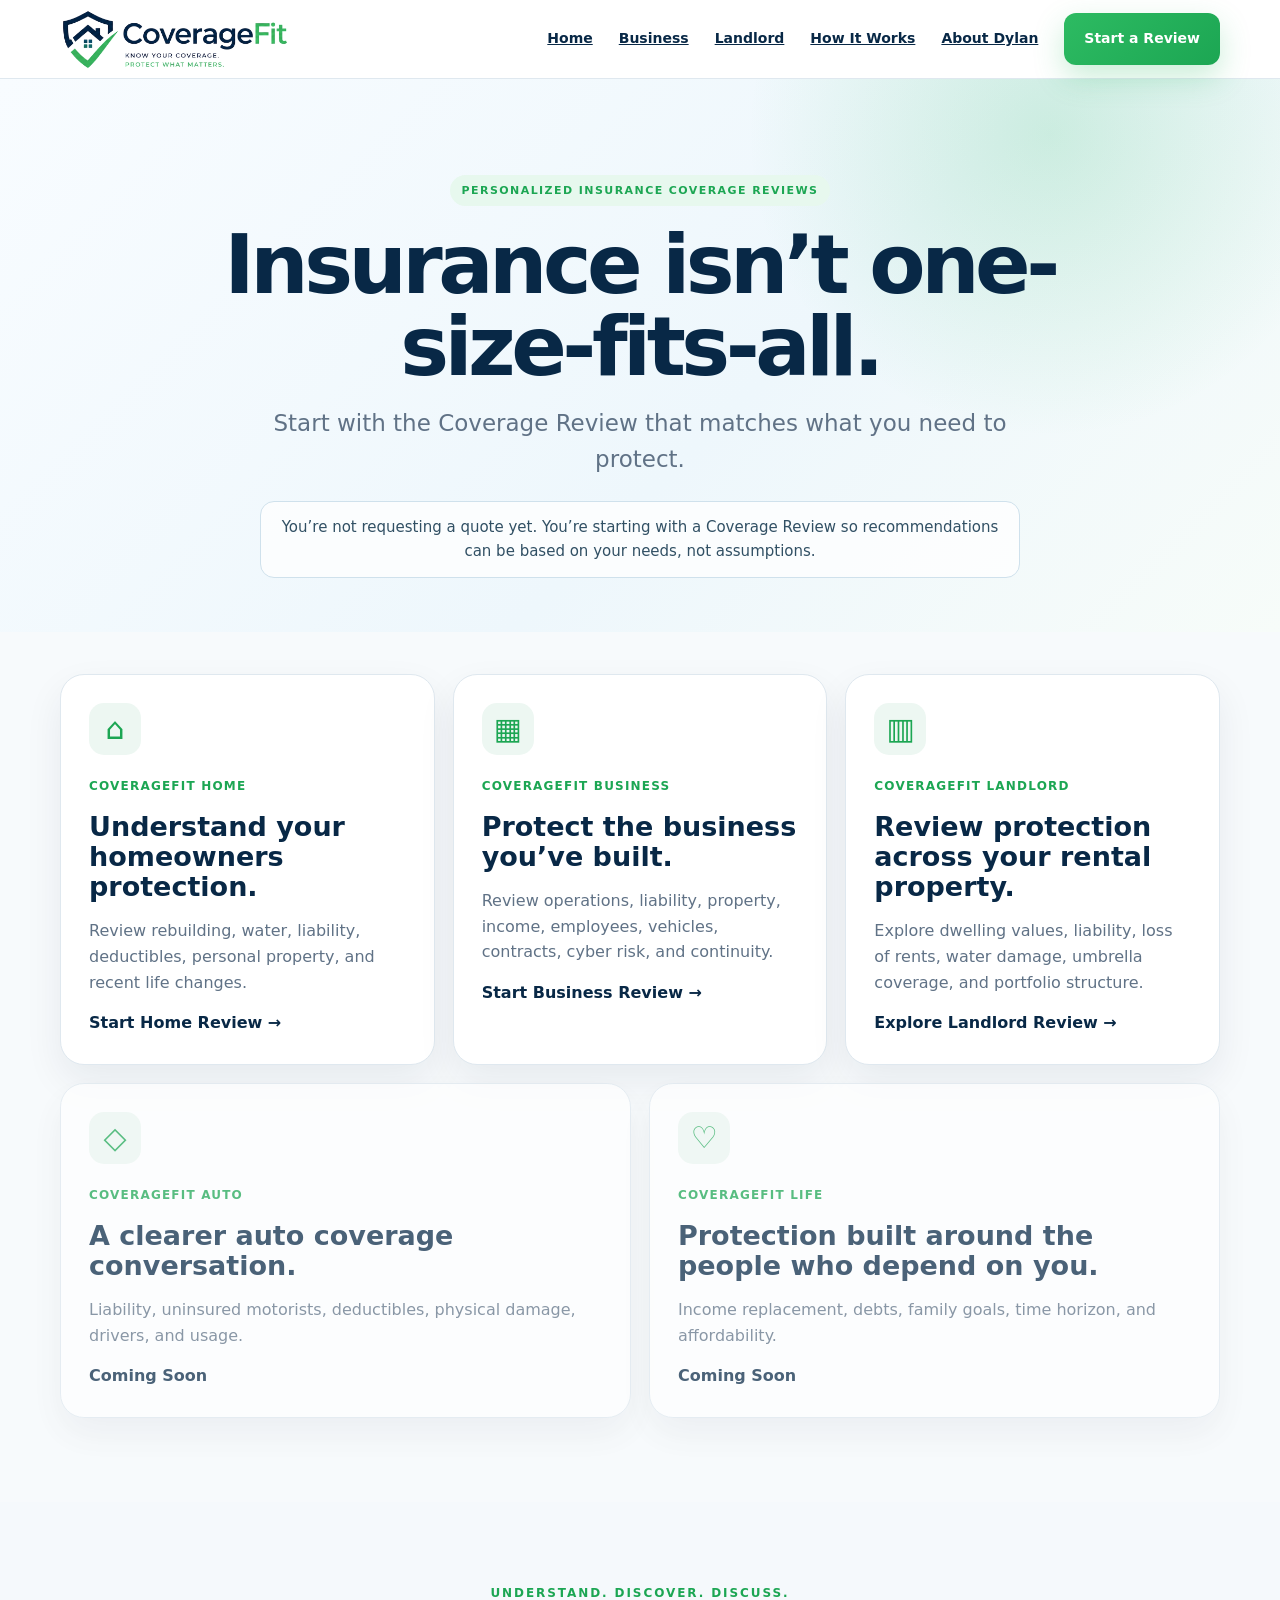
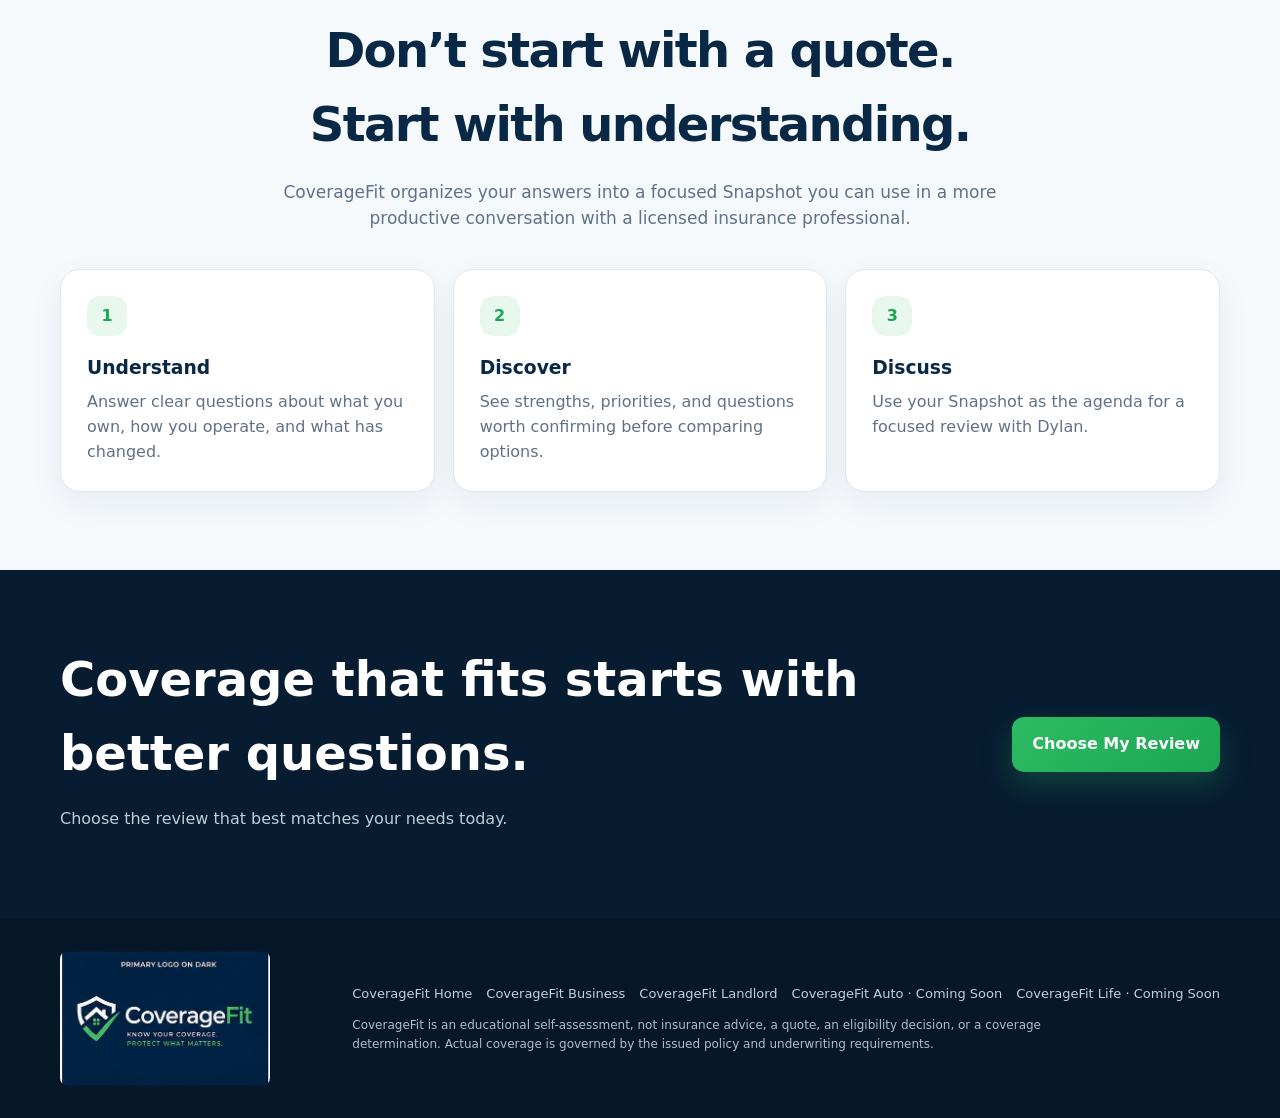
<file: index.html>
<!DOCTYPE html><html lang="en"><head><meta charset="UTF-8"><meta name="viewport" content="width=device-width,initial-scale=1">
  <link rel="manifest" href="/site.webmanifest">
  <meta name="theme-color" content="#0b2f57"><title>CoverageFit | Personalized Insurance Coverage Reviews</title><meta name="description" content="Choose a personalized Coverage Review for your home, business, rental property, auto, or life insurance needs."><link rel="icon" href="/assets/images/coveragefit-mark.svg"><link rel="stylesheet" href="/assets/css/coveragefit.css"><link rel="stylesheet" href="/assets/css/pages.css"><link rel="stylesheet" href="/assets/css/pilot.css"></head><body><header class="pilot-header"><div class="wrap pilot-nav"><a class="pilot-logo" href="/"><img src="/assets/images/coveragefit-logo-board.png" alt="CoverageFit"></a><nav class="pilot-links"><a href="/home/">Home</a><a href="/business/">Business</a><a href="/landlord/">Landlord</a><a href="/how-it-works/">How It Works</a><a href="/about/">About Dylan</a><a class="btn primary" href="/home/">Start a Review</a></nav></div></header><main><section class="platform-hero"><div class="wrap platform-hero-inner"><span class="eyebrow-chip">Personalized insurance coverage reviews</span><h1>Insurance isn’t one-size-fits-all.</h1><p class="platform-lead">Start with the Coverage Review that matches what you need to protect.</p><p class="platform-note">You’re not requesting a quote yet. You’re starting with a Coverage Review so recommendations can be based on your needs, not assumptions.</p></div></section><section class="platform-routes"><div class="wrap"><div class="journey-grid"><a class="journey-card live" href="/home/"><div class="journey-icon">⌂</div><span>CoverageFit Home</span><h2>Understand your homeowners protection.</h2><p>Review rebuilding, water, liability, deductibles, personal property, and recent life changes.</p><strong>Start Home Review →</strong></a><a class="journey-card live" href="/business/"><div class="journey-icon">▦</div><span>CoverageFit Business</span><h2>Protect the business you’ve built.</h2><p>Review operations, liability, property, income, employees, vehicles, contracts, cyber risk, and continuity.</p><strong>Start Business Review →</strong></a><a class="journey-card live" href="/landlord/"><div class="journey-icon">▥</div><span>CoverageFit Landlord</span><h2>Review protection across your rental property.</h2><p>Explore dwelling values, liability, loss of rents, water damage, umbrella coverage, and portfolio structure.</p><strong>Explore Landlord Review →</strong></a><article class="journey-card soon"><div class="journey-icon">◇</div><span>CoverageFit Auto</span><h2>A clearer auto coverage conversation.</h2><p>Liability, uninsured motorists, deductibles, physical damage, drivers, and usage.</p><strong>Coming Soon</strong></article><article class="journey-card soon"><div class="journey-icon">♡</div><span>CoverageFit Life</span><h2>Protection built around the people who depend on you.</h2><p>Income replacement, debts, family goals, time horizon, and affordability.</p><strong>Coming Soon</strong></article></div></div></section><section class="pilot-section pale"><div class="wrap"><div class="pilot-center"><span class="eyebrow">Understand. Discover. Discuss.</span><h2>Don’t start with a quote. Start with understanding.</h2><p>CoverageFit organizes your answers into a focused Snapshot you can use in a more productive conversation with a licensed insurance professional.</p></div><div class="pilot-three"><article class="pilot-card"><div class="num">1</div><h3>Understand</h3><p>Answer clear questions about what you own, how you operate, and what has changed.</p></article><article class="pilot-card"><div class="num">2</div><h3>Discover</h3><p>See strengths, priorities, and questions worth confirming before comparing options.</p></article><article class="pilot-card"><div class="num">3</div><h3>Discuss</h3><p>Use your Snapshot as the agenda for a focused review with Dylan.</p></article></div></div></section><section class="pilot-final"><div class="wrap pilot-final-grid"><div><h2>Coverage that fits starts with better questions.</h2><p>Choose the review that best matches your needs today.</p></div><a class="btn primary" href="/home/">Choose My Review</a></div></section></main><footer class="pilot-footer"><div class="wrap pilot-footer-inner"><img src="/assets/images/coveragefit-logo-dark-board.jpg" alt="CoverageFit"><div><nav class="footer-journeys"><a href="/home/">CoverageFit Home</a><a href="/business/">CoverageFit Business</a><a href="/landlord/">CoverageFit Landlord</a><span>CoverageFit Auto · Coming Soon</span><span>CoverageFit Life · Coming Soon</span></nav><p>CoverageFit is an educational self-assessment, not insurance advice, a quote, an eligibility decision, or a coverage determination. Actual coverage is governed by the issued policy and underwriting requirements.</p></div></div></footer><script src="/assets/js/attribution.js"></script><script src="/assets/js/producer-config.js"></script><script src="/assets/js/producer-branding.js"></script></body></html>
</file>
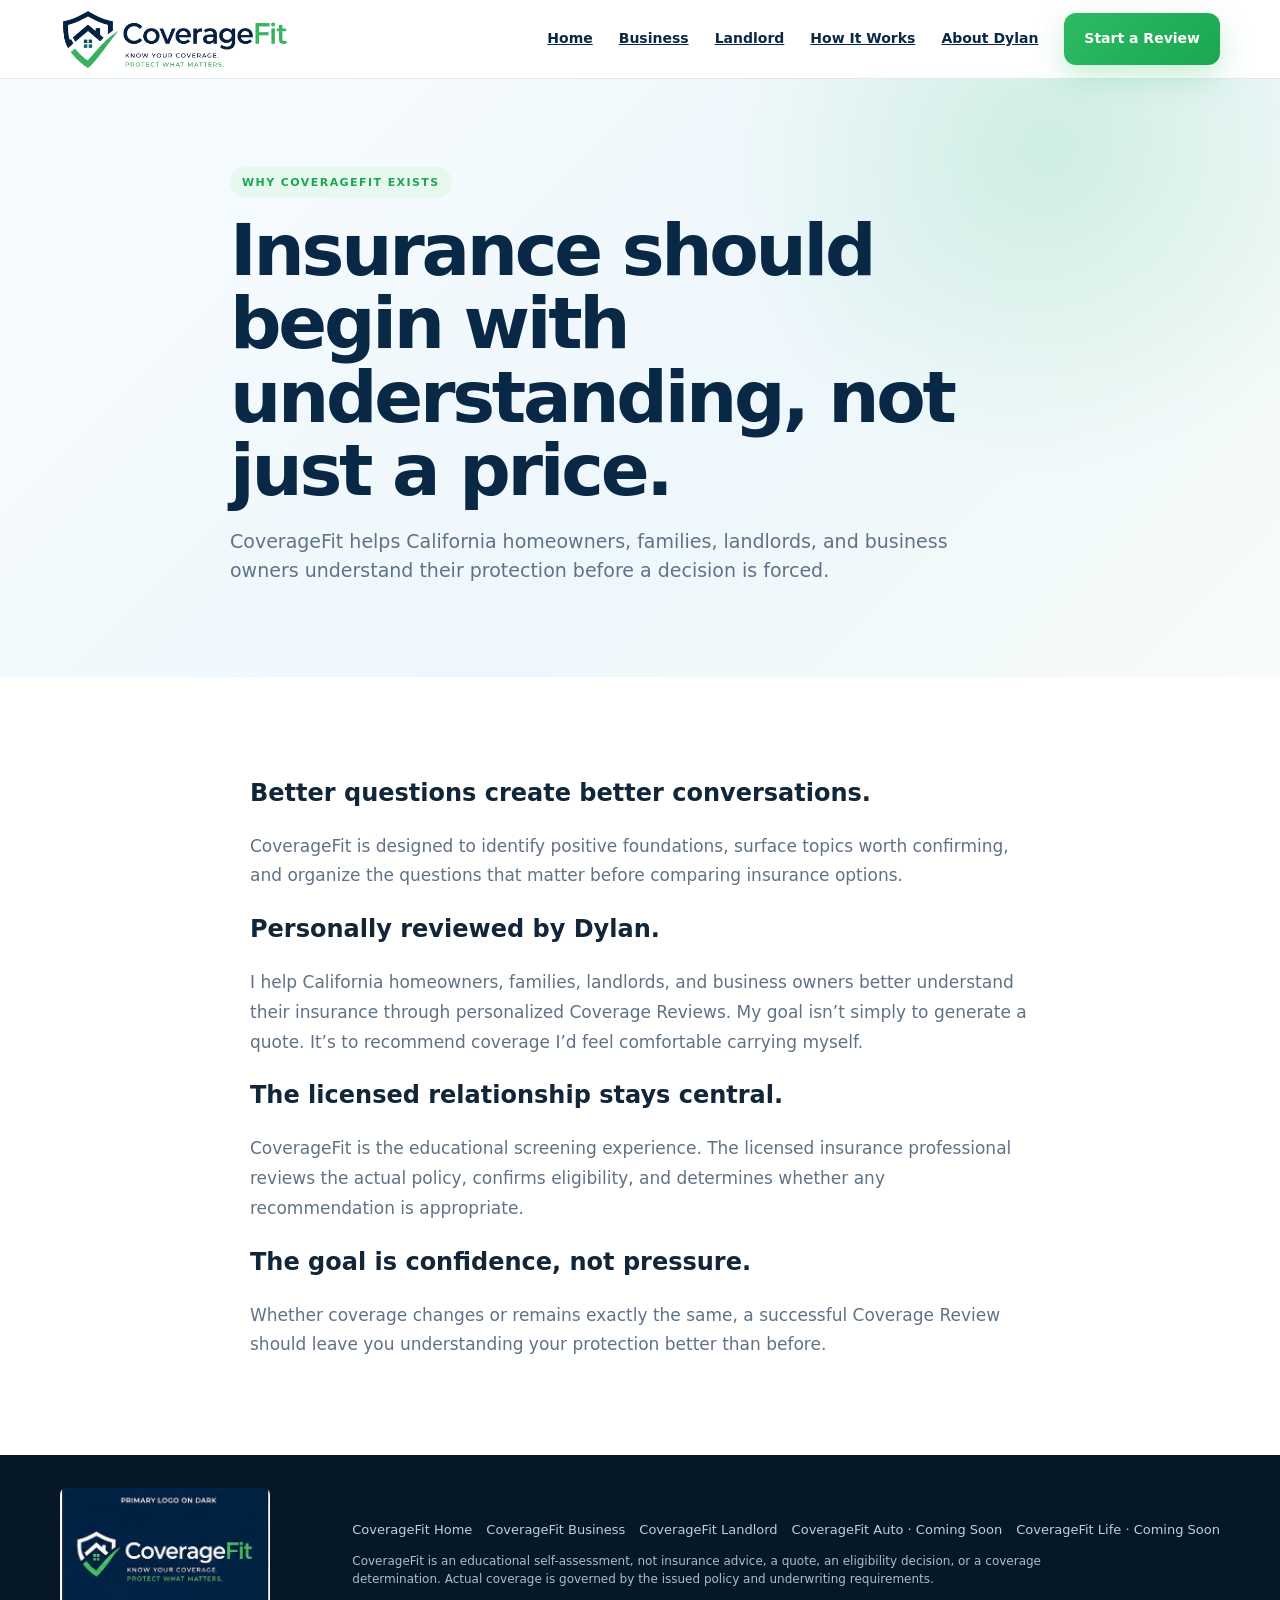
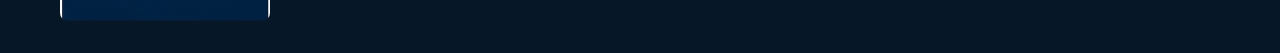
<file: about/index.html>
<!DOCTYPE html><html lang="en"><head><meta charset="UTF-8"><meta name="viewport" content="width=device-width,initial-scale=1">
  <link rel="manifest" href="/site.webmanifest">
  <meta name="theme-color" content="#0b2f57"><title>Why CoverageFit Exists | About Dylan Haysbert</title><meta name="description" content="Learn why Dylan created CoverageFit for homeowners, landlords, families, and business owners."><link rel="icon" href="/assets/images/coveragefit-mark.svg"><link rel="stylesheet" href="/assets/css/coveragefit.css"><link rel="stylesheet" href="/assets/css/pages.css"><link rel="stylesheet" href="/assets/css/pilot.css"></head><body><header class="pilot-header"><div class="wrap pilot-nav"><a class="pilot-logo" href="/"><img src="/assets/images/coveragefit-logo-board.png" alt="CoverageFit"></a><nav class="pilot-links"><a href="/home/">Home</a><a href="/business/">Business</a><a href="/landlord/">Landlord</a><a href="/how-it-works/">How It Works</a><a href="/about/">About Dylan</a><a class="btn primary" href="/home/">Start a Review</a></nav></div></header><main><section class="page-hero"><div class="wrap narrow"><span class="eyebrow-chip">Why CoverageFit exists</span><h1>Insurance should begin with understanding, not just a price.</h1><p>CoverageFit helps California homeowners, families, landlords, and business owners understand their protection before a decision is forced.</p></div></section><section class="pilot-section"><div class="wrap prose"><h2>Better questions create better conversations.</h2><p>CoverageFit is designed to identify positive foundations, surface topics worth confirming, and organize the questions that matter before comparing insurance options.</p><h2>Personally reviewed by Dylan.</h2><p>I help California homeowners, families, landlords, and business owners better understand their insurance through personalized Coverage Reviews. My goal isn’t simply to generate a quote. It’s to recommend coverage I’d feel comfortable carrying myself.</p><h2>The licensed relationship stays central.</h2><p>CoverageFit is the educational screening experience. The licensed insurance professional reviews the actual policy, confirms eligibility, and determines whether any recommendation is appropriate.</p><h2>The goal is confidence, not pressure.</h2><p>Whether coverage changes or remains exactly the same, a successful Coverage Review should leave you understanding your protection better than before.</p></div></section></main><footer class="pilot-footer"><div class="wrap pilot-footer-inner"><img src="/assets/images/coveragefit-logo-dark-board.jpg" alt="CoverageFit"><div><nav class="footer-journeys"><a href="/home/">CoverageFit Home</a><a href="/business/">CoverageFit Business</a><a href="/landlord/">CoverageFit Landlord</a><span>CoverageFit Auto · Coming Soon</span><span>CoverageFit Life · Coming Soon</span></nav><p>CoverageFit is an educational self-assessment, not insurance advice, a quote, an eligibility decision, or a coverage determination. Actual coverage is governed by the issued policy and underwriting requirements.</p></div></div></footer><script src="/assets/js/attribution.js"></script><script src="/assets/js/producer-config.js"></script><script src="/assets/js/producer-branding.js"></script></body></html>
</file>
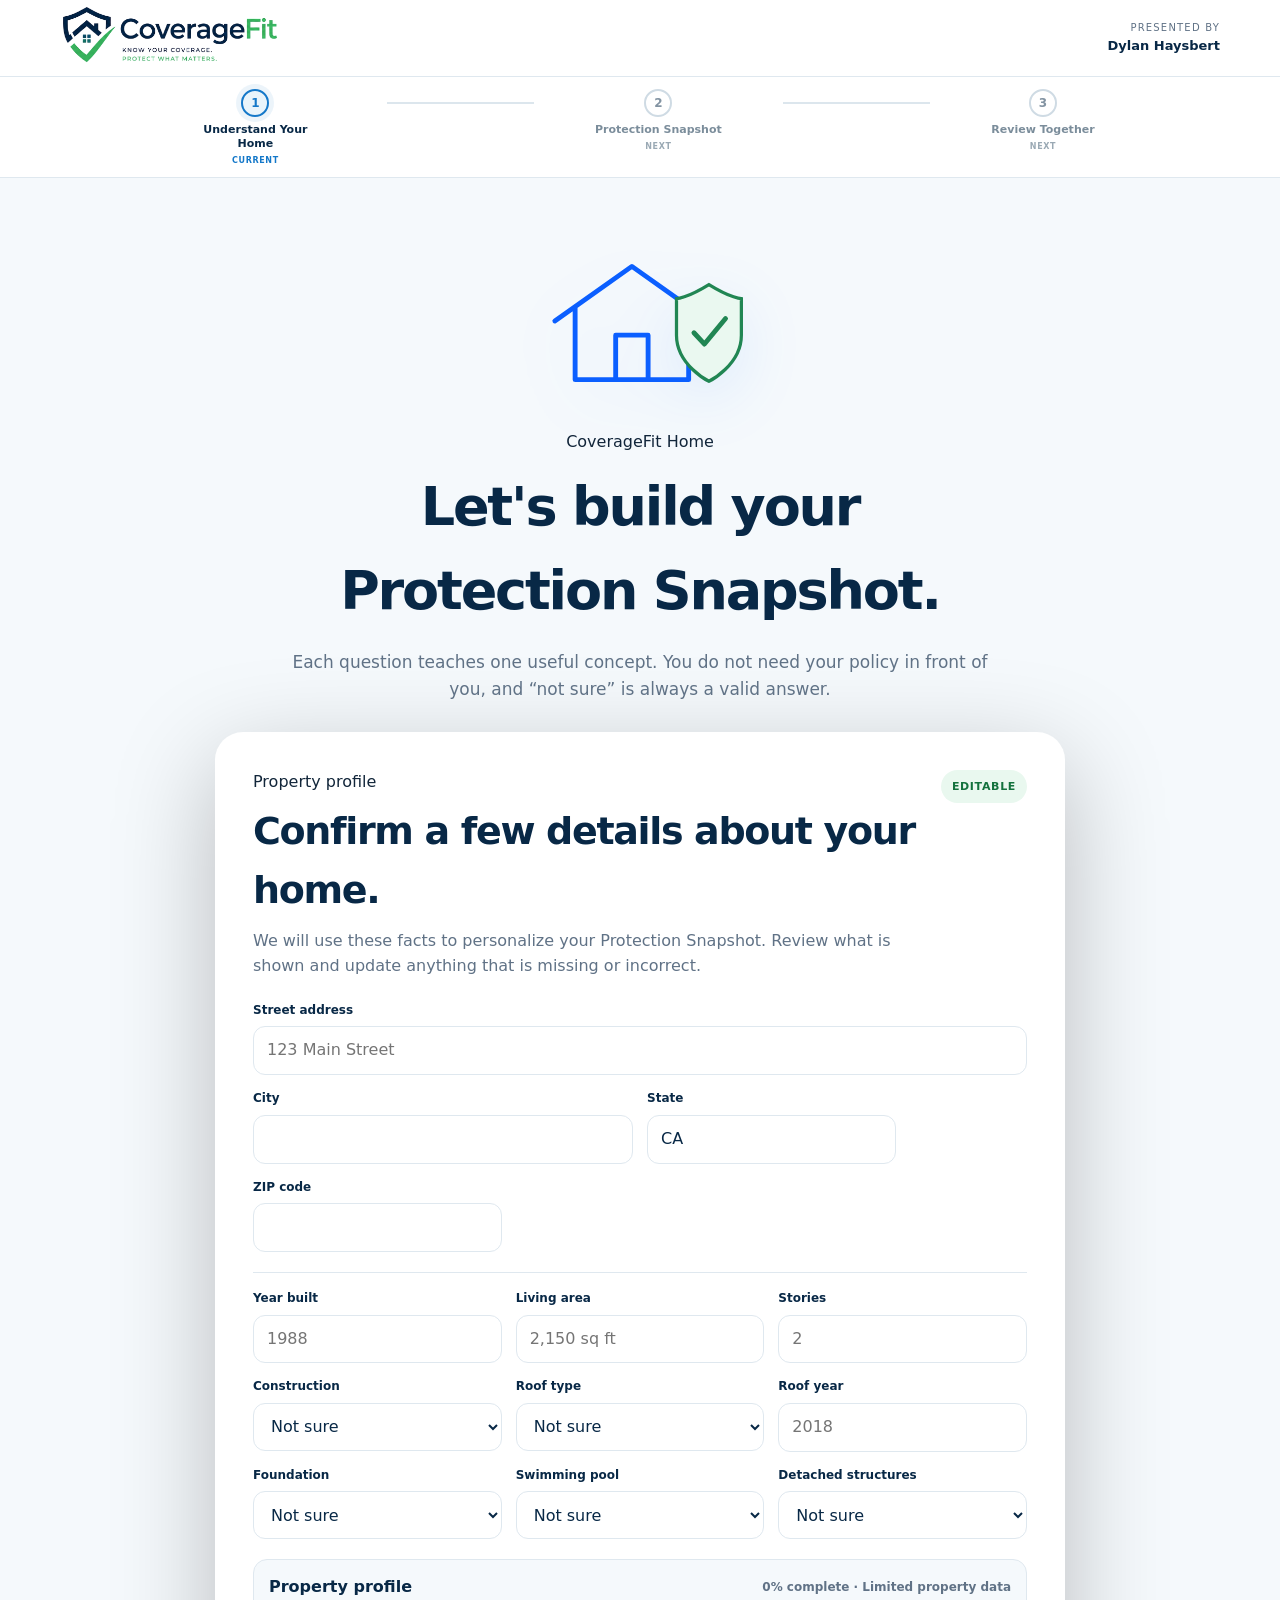
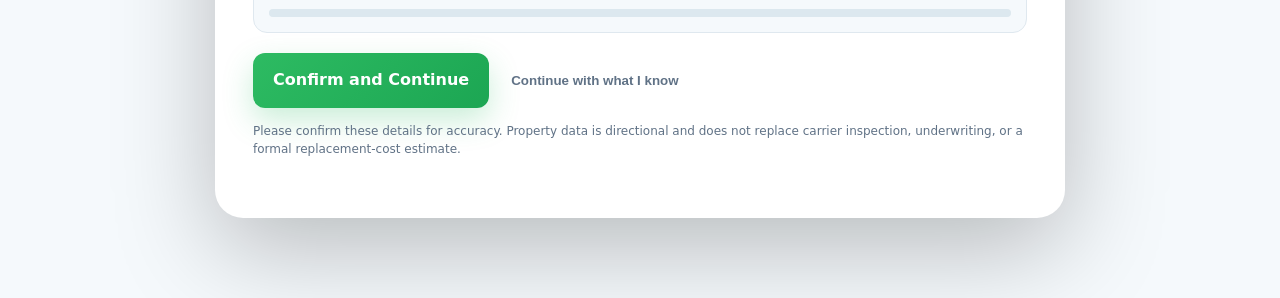
<file: assessment/index.html>
<!DOCTYPE html><html lang="en"><head><meta charset="UTF-8"><meta name="viewport" content="width=device-width,initial-scale=1">
  <link rel="manifest" href="/site.webmanifest">
  <meta name="theme-color" content="#0b2f57"><title>CoverageFit Home Protection Review</title><meta name="description" content="Build your personalized Protection Snapshot in about three minutes."><link rel="icon" href="/assets/images/coveragefit-mark.svg"><link rel="stylesheet" href="/assets/css/coveragefit.css"><link rel="stylesheet" href="/assets/css/pilot.css"><link rel="stylesheet" href="/assets/css/journey-timeline.css"><link rel="stylesheet" href="/assets/css/report-generation.css"><link rel="stylesheet" href="/assets/css/trigger-illustrations.css"><link rel="stylesheet" href="/assets/css/property-confirmation.css">
</head><body class="assessment-shell" data-assessment-route="pilot" data-journey-step="1"><header class="assessment-top"><div class="wrap assessment-top-inner"><a href="/"><img src="/assets/images/coveragefit-logo-board.png" alt="CoverageFit"></a><div class="assessment-presented"><span>Presented by</span><strong data-producer-name>Dylan Haysbert</strong></div></div></header><main class="assessment-main">
<section class="cf-trigger-visual" data-cf-assessment-visual style="max-width:260px">
  <img data-trigger-illustration src="/assets/illustrations/default.svg" alt="Protection review illustration">
</section>
<div class="wrap"><div class="assessment-intro"><span class="eyebrow-chip">CoverageFit Home</span><h1 data-trigger-assessment-title>Let's build your Protection Snapshot.</h1><p data-trigger-assessment-copy>Each question teaches one useful concept. You do not need your policy in front of you, and “not sure” is always a valid answer.</p></div><div class="tool-card pilot-tool"><section class="property-confirmation" data-property-confirmation aria-labelledby="propertyConfirmTitle"><div class="property-confirmation-head"><div><span class="eyebrow-chip">Property profile</span><h2 id="propertyConfirmTitle">Confirm a few details about your home.</h2><p>We will use these facts to personalize your Protection Snapshot. Review what is shown and update anything that is missing or incorrect.</p></div><span class="property-badge">Editable</span></div><p class="property-found" id="propertyFoundNote" hidden></p><form id="propertyConfirmationForm"><div class="property-form-grid"><div class="property-field full"><span>Street address</span><input id="propertyLine1" name="property_line1" autocomplete="street-address" placeholder="123 Main Street" required></div><div class="property-field wide"><span>City</span><input id="propertyCity" name="property_city" autocomplete="address-level2" required></div><div class="property-field"><span>State</span><input id="propertyState" name="property_state" value="CA" maxlength="2" autocomplete="address-level1" required></div><div class="property-field"><span>ZIP code</span><input id="propertyPostalCode" name="property_postal_code" inputmode="numeric" autocomplete="postal-code" pattern="[0-9]{5}(-[0-9]{4})?" required></div><hr class="property-divider"><div class="property-field"><span>Year built</span><input id="propertyYearBuilt" name="year_built" inputmode="numeric" min="1800" max="2100" type="number" placeholder="1988"></div><div class="property-field"><span>Living area</span><input id="propertySquareFeet" name="square_feet" inputmode="numeric" min="100" type="number" placeholder="2,150 sq ft"></div><div class="property-field"><span>Stories</span><input id="propertyStories" name="stories" inputmode="decimal" min="1" max="10" step="0.5" type="number" placeholder="2"></div><div class="property-field"><span>Construction</span><select id="propertyConstructionType" name="construction_type"><option value="">Not sure</option><option>Frame</option><option>Masonry</option><option>Stucco</option><option>Mixed</option><option>Other</option></select></div><div class="property-field"><span>Roof type</span><select id="propertyRoofType" name="roof_type"><option value="">Not sure</option><option>Composition shingle</option><option>Tile</option><option>Metal</option><option>Flat</option><option>Wood shake</option><option>Other</option></select></div><div class="property-field"><span>Roof year</span><input id="propertyRoofYear" name="roof_year" inputmode="numeric" min="1800" max="2100" type="number" placeholder="2018"></div><div class="property-field"><span>Foundation</span><select id="propertyFoundationType" name="foundation_type"><option value="">Not sure</option><option>Slab</option><option>Raised</option><option>Basement</option><option>Mixed</option><option>Other</option></select></div><div class="property-field"><span>Swimming pool</span><select id="propertyPool" name="pool"><option value="">Not sure</option><option value="yes">Yes</option><option value="no">No</option></select></div><div class="property-field"><span>Detached structures</span><select id="propertyDetachedStructures" name="detached_structures"><option value="">Not sure</option><option value="yes">Yes</option><option value="no">No</option></select></div></div><div class="property-quality" id="propertyQuality" hidden><div class="property-quality-top"><strong>Property profile</strong><span id="propertyQualityText">0% complete</span></div><div class="property-quality-track"><div class="property-quality-bar" id="propertyQualityBar"></div></div></div><div class="property-actions"><button class="btn primary" type="submit">Confirm and Continue</button><button class="text-action" id="propertySkipBtn" type="button">Continue with what I know</button></div><p class="property-privacy">Please confirm these details for accuracy. Property data is directional and does not replace carrier inspection, underwriting, or a formal replacement-cost estimate.</p></form></section><div id="quiz"><div class="progress-meta"><span id="stepLabel"></span><span id="timeRemaining">About 3 minutes remaining</span></div><div class="progress"><div class="progress-bar" id="progressBar"></div></div><div class="question"><span class="question-kicker" id="questionKicker">What this helps you understand</span><h2 id="questionTitle"></h2><p id="questionHelp"></p><div class="answers" id="answers"></div></div><div class="actions"><button class="btn ghost" id="backBtn" type="button">← Back</button><button class="btn primary" id="nextBtn" type="button" disabled>Continue My Review</button></div><p class="disclaimer">Educational use only. CoverageFit is not a quote, insurance advice, or a coverage determination.</p></div><div class="early-insight" id="earlyInsight" hidden>
      <span class="eyebrow-chip">One thing we've already noticed</span>
      <h2 id="earlyInsightTitle">Your answers are already creating useful context.</h2>
      <p id="earlyInsightCopy">CoverageFit is beginning to identify the questions most worth bringing into your Protection Review.</p>
      <div class="early-insight-note">You are not being graded. This is about understanding what is worth confirming.</div>
      <button class="btn primary" id="continueInsight" type="button">Continue My Review</button>
    </div><div class="result" id="result"><div class="snapshot-ready"><span class="snapshot-status" id="statusBadge">Protection Snapshot ready</span><h2 id="resultTitle">Your Protection Snapshot is ready.</h2><p id="resultCopy"></p><div class="snapshot-preview"><div><span>Positive starting point</span><strong id="strongestPreview"></strong></div><div><span>First discussion priority</span><strong id="priorityPreview"></strong></div></div><div class="capture"><div><span class="eyebrow">Open your Protection Snapshot</span><h3>Where should we send your Protection Snapshot?</h3><p>Your information will also help <span data-producer-first-name>Dylan</span> prepare for a focused Protection Review.</p></div><form id="captureForm" action="https://formspree.io/f/mvzlgagr" method="POST"><input type="hidden" name="_subject" value="New CoverageFit v1 Pilot Assessment"><input type="hidden" name="source" value="CoverageFit v1 Pilot"><input type="hidden" name="trigger" value=""><input type="hidden" name="score" id="captureScore"><input type="hidden" name="risk_areas" id="captureRisks"><input type="hidden" name="priority" id="capturePriority"><input type="hidden" name="report_payload" id="capturePayload"><div class="field-row"><label>Name<input type="text" name="first_name" id="firstName" required autocomplete="name" placeholder="Full name"></label><label>Email<input type="email" name="email" id="email" required autocomplete="email" placeholder="Email address"></label></div><div class="field-row"><label>Phone<input type="tel" name="phone" id="phone" autocomplete="tel" placeholder="Phone number"></label><label>Property ZIP<input type="text" name="property" id="propertyField" inputmode="numeric" placeholder="ZIP code"></label></div><button class="btn primary full" type="submit">View My Protection Snapshot</button><p>By submitting, you agree that the licensed insurance professional shown on this page may contact you about your assessment. No purchase is required.</p></form></div><div class="actions"><button class="btn ghost" id="restartBtn" type="button">Retake review</button></div><p class="disclaimer">Your Protection Snapshot is directional and educational. Actual coverage is governed by the issued policy.</p></div><div id="gapGrid" hidden></div><div id="scoreCircle" hidden><span id="scoreNumber">0</span></div></div></div></main><script src="/assets/js/property-intelligence.js"></script><script src="/assets/js/prefill-intake.js"></script><script src="/assets/js/assessment-prefill.js"></script><script src="/assets/js/contact-prefill.js"></script><script src="/assets/js/attribution.js"></script><script src="/assets/js/producer-config.js"></script><script src="/assets/js/producer-branding.js"></script><script src="/assets/js/analytics.js"></script><script src="/home/assessment-config.js"></script><script src="/assets/js/property-confirmation.js"></script><script src="/assets/js/trigger-context.js"></script><script src="/assets/js/report-generation.js"></script><script src="/assets/js/assessment-engine.js"></script><script src="/assets/js/journey-timeline.js"></script><script src="/assets/js/trigger-illustrations.js"></script>
</body></html>
</file>
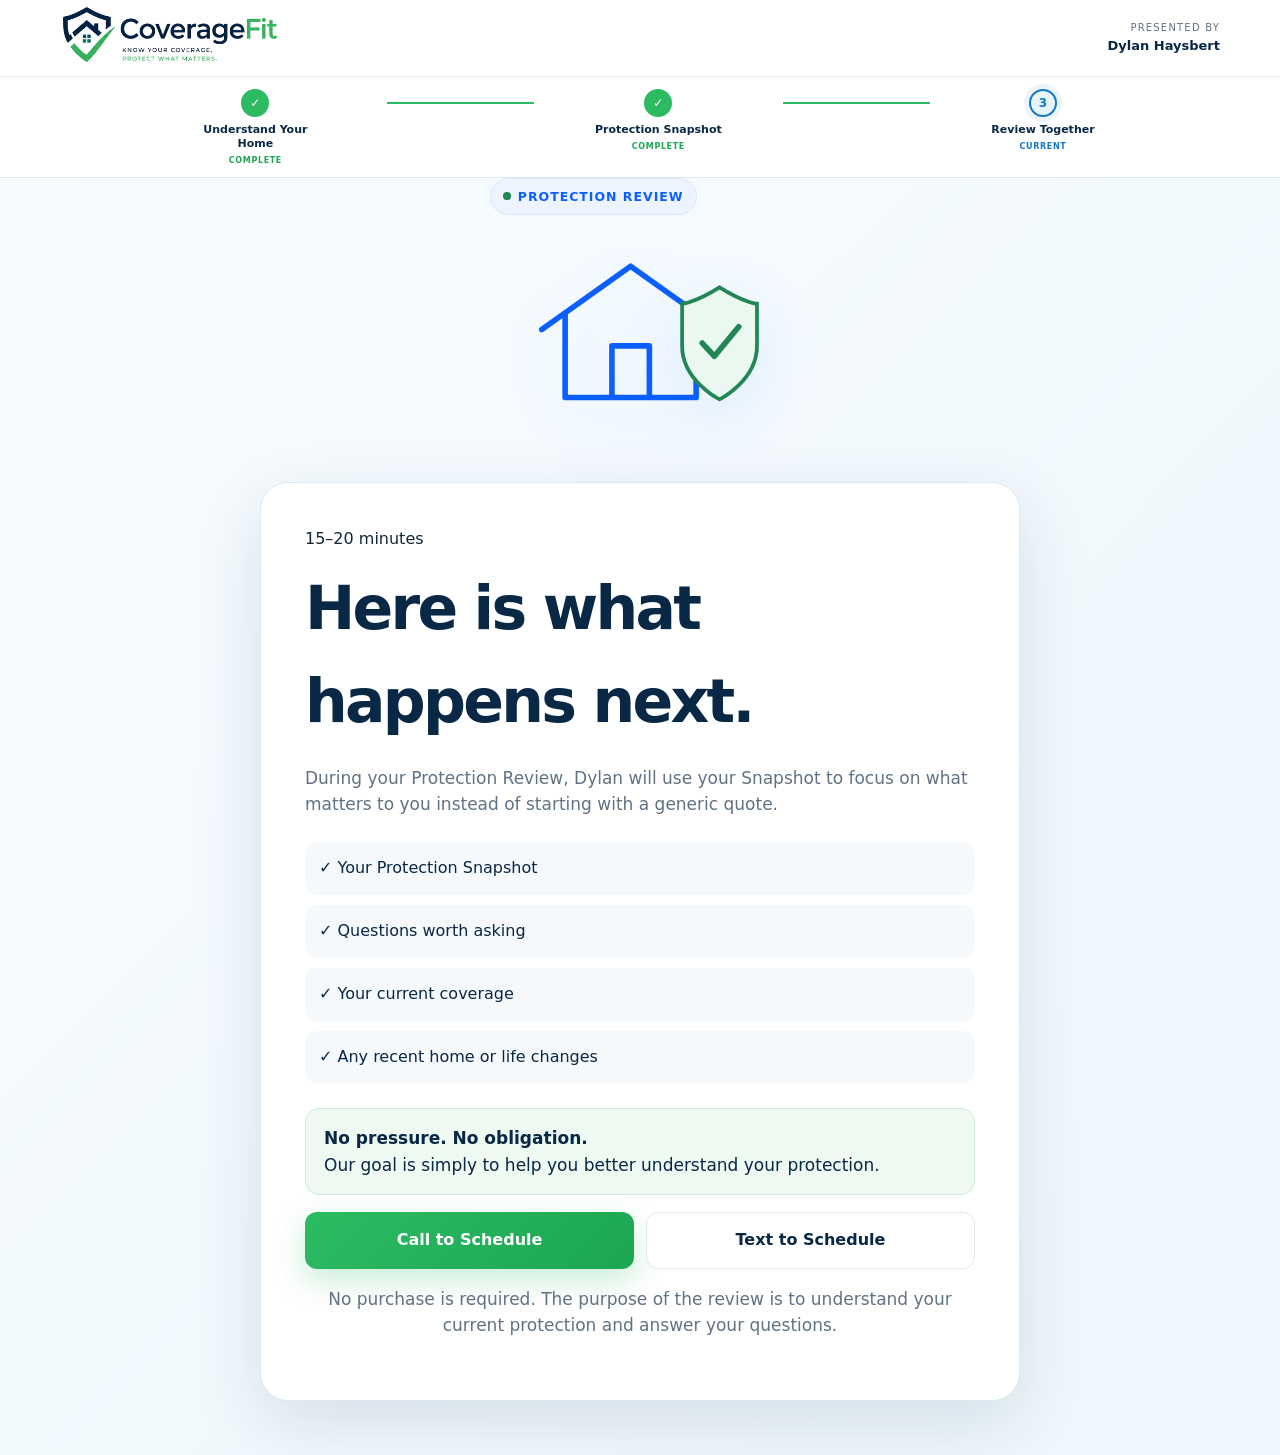
<file: book/index.html>
<!DOCTYPE html><html lang="en"><head><meta charset="UTF-8"><meta name="viewport" content="width=device-width,initial-scale=1">
  <link rel="manifest" href="/site.webmanifest">
  <meta name="theme-color" content="#0b2f57"><title>Schedule Your Protection Review</title><link rel="icon" href="/assets/images/coveragefit-mark.svg"><link rel="stylesheet" href="/assets/css/coveragefit.css"><link rel="stylesheet" href="/assets/css/pilot.css"><link rel="stylesheet" href="/assets/css/journey-timeline.css"><link rel="stylesheet" href="/assets/css/trigger-illustrations.css">
</head><body class="booking-page" data-journey-step="3"><header class="assessment-top"><div class="wrap assessment-top-inner"><a href="/"><img src="/assets/images/coveragefit-logo-board.png" alt="CoverageFit"></a><div class="assessment-presented"><span>Presented by</span><strong data-producer-name>Dylan Haysbert</strong></div></div></header>

<section class="cf-trigger-visual" data-cf-booking-visual style="max-width:300px">
  <div>
    <div class="cf-trigger-kicker" data-trigger-label>Protection Review</div>
    <img data-trigger-illustration src="/assets/illustrations/default.svg" alt="Protection review illustration">
  </div>
</section>
<main><section class="booking-card"><span class="eyebrow-chip">15–20 minutes</span><h1>Here is what happens next.</h1><p>During your Protection Review, <span data-producer-first-name>Dylan</span> will use your Snapshot to focus on what matters to you instead of starting with a generic quote.</p><div class="booking-list"><div>✓ Your Protection Snapshot</div><div>✓ Questions worth asking</div><div>✓ Your current coverage</div><div>✓ Any recent home or life changes</div></div><p class="booking-reassurance"><strong>No pressure. No obligation.</strong><br>Our goal is simply to help you better understand your protection.</p><div class="booking-actions"><a class="btn primary" data-producer-phone-link href="tel:+14083276377">Call to Schedule</a><a class="btn ghost" id="textReview" href="sms:+14083276377">Text to Schedule</a></div><p class="booking-note">No purchase is required. The purpose of the review is to understand your current protection and answer your questions.</p></section></main><script src="/assets/js/attribution.js"></script><script src="/assets/js/producer-config.js"></script><script src="/assets/js/producer-branding.js"></script><script>window.addEventListener('coveragefit:producer-ready',e=>{const p=e.detail||{};const digits=String(p.phone||'').replace(/\D/g,'');if(digits)document.getElementById('textReview').href=`sms:${digits.length===10?'+1'+digits:'+'+digits}?&body=${encodeURIComponent('Hi '+(p.firstName||'')+', I completed CoverageFit and would like to schedule a Protection Review.')}`});</script><script src="/assets/js/journey-timeline.js"></script><script src="/assets/js/trigger-illustrations.js"></script>
</body></html>
</file>
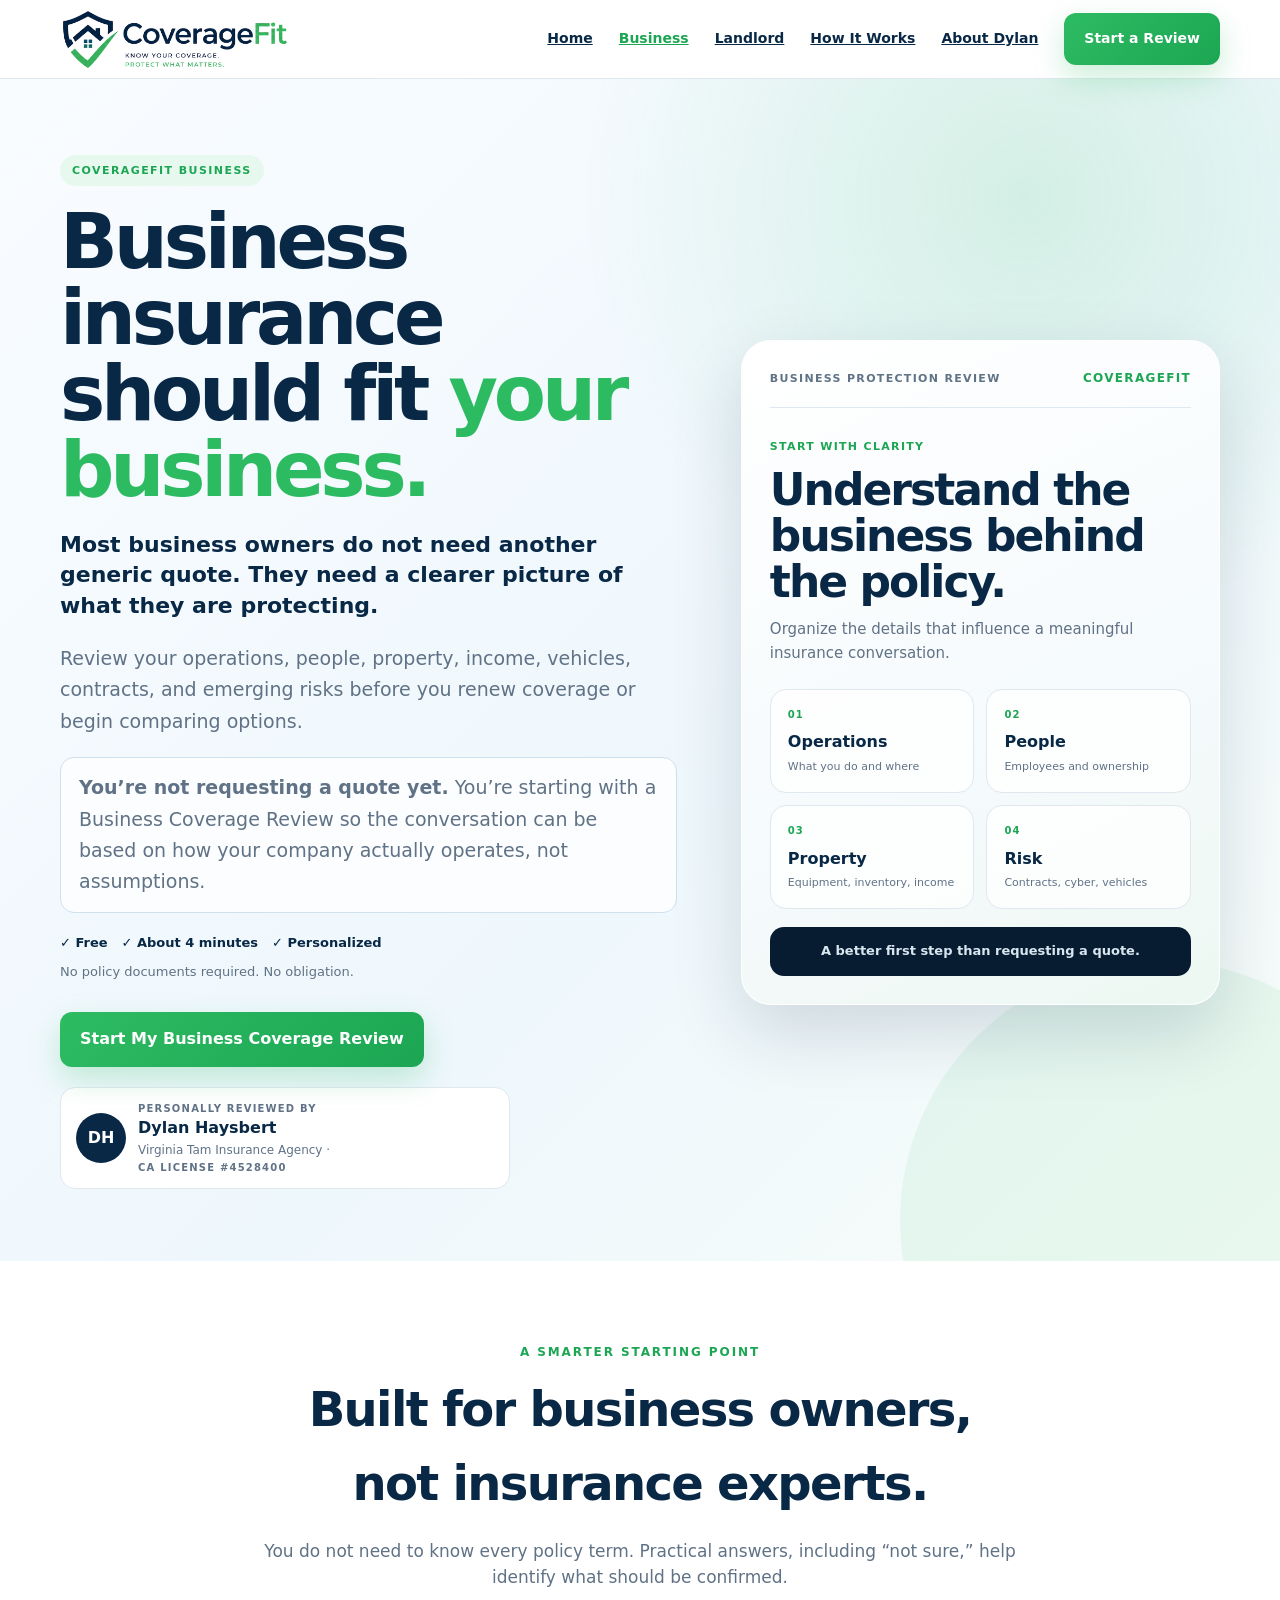
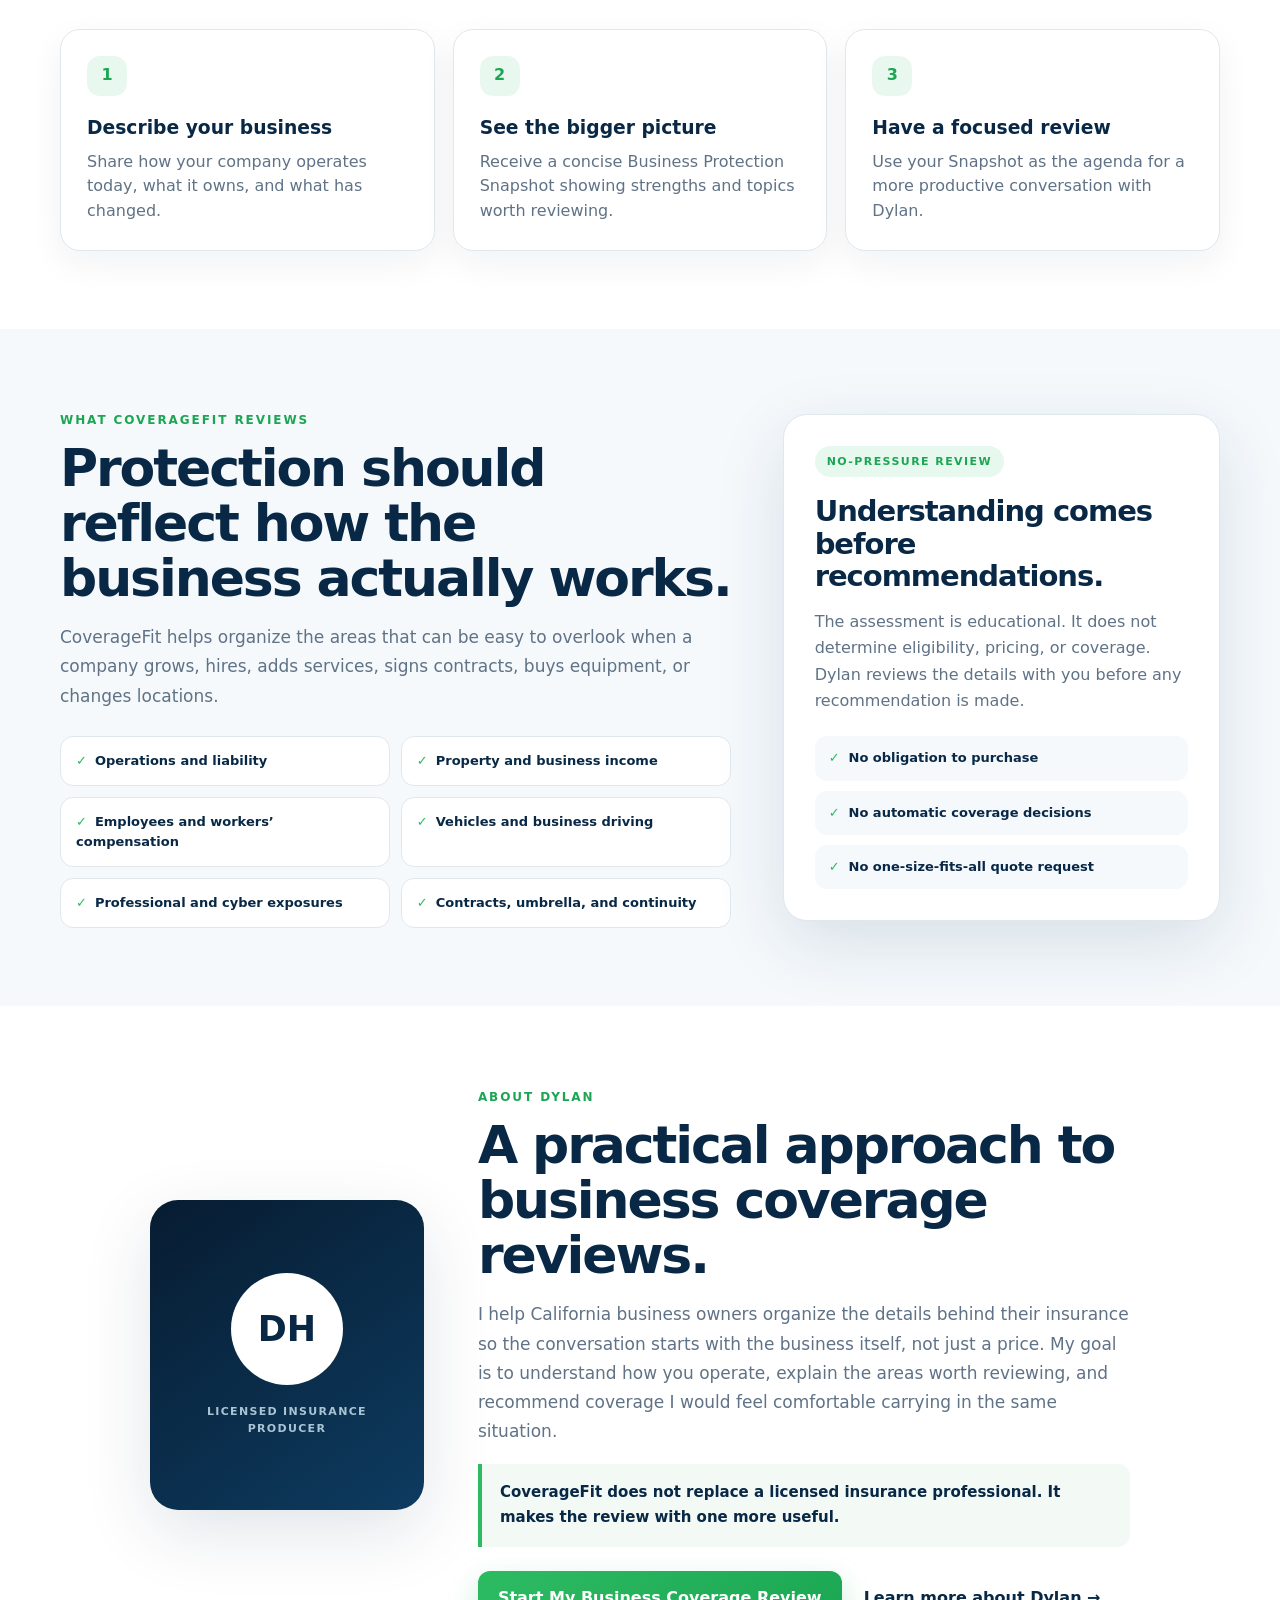
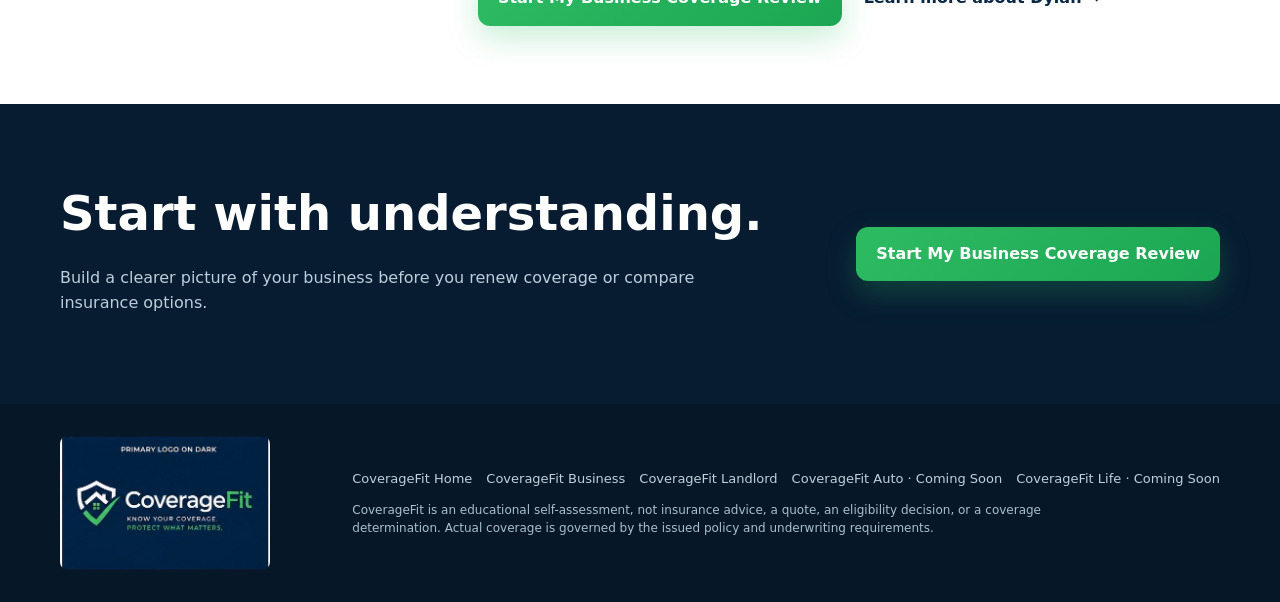
<file: business/index.html>
<!DOCTYPE html>
<html lang="en">
<head>
  <meta charset="UTF-8">
  <meta name="viewport" content="width=device-width,initial-scale=1">
  <link rel="manifest" href="/site.webmanifest">
  <meta name="theme-color" content="#0b2f57">
  <title>CoverageFit Business | Business Coverage Review</title>
  <meta name="description" content="A personalized Business Coverage Review for California business owners.">
  <link rel="icon" href="/assets/images/coveragefit-mark.svg">
  <link rel="stylesheet" href="/assets/css/coveragefit.css">
  <link rel="stylesheet" href="/assets/css/pages.css">
  <link rel="stylesheet" href="/assets/css/pilot.css">
</head>
<body>
  <header class="pilot-header">
    <div class="wrap pilot-nav">
      <a class="pilot-logo" href="/"><img src="/assets/images/coveragefit-logo-board.png" alt="CoverageFit"></a>
      <nav class="pilot-links">
        <a href="/home/">Home</a>
        <a href="/business/" aria-current="page">Business</a>
        <a href="/landlord/">Landlord</a>
        <a href="/how-it-works/">How It Works</a>
        <a href="/about/">About Dylan</a>
        <a class="btn primary" href="/business/profile/">Start a Review</a>
      </nav>
    </div>
  </header>

  <main>
    <section class="pilot-hero business-premium-hero">
      <div class="wrap pilot-hero-grid">
        <div>
          <span class="eyebrow-chip">CoverageFit Business</span>
          <h1>Business insurance should fit <em>your business.</em></h1>
          <p class="conversion-quote">Most business owners do not need another generic quote. They need a clearer picture of what they are protecting.</p>
          <p>Review your operations, people, property, income, vehicles, contracts, and emerging risks before you renew coverage or begin comparing options.</p>
          <p class="platform-note compact"><strong>You’re not requesting a quote yet.</strong> You’re starting with a Business Coverage Review so the conversation can be based on how your company actually operates, not assumptions.</p>
          <div class="pilot-proof conversion-proof">
            <span>✓ Free</span>
            <span>✓ About 4 minutes</span>
            <span>✓ Personalized</span>
          </div>
          <p class="risk-remover">No policy documents required. No obligation.</p>
          <div class="hero-actions">
            <a class="btn primary" href="/business/profile/">Start My Business Coverage Review</a>
          </div>
          <div class="presented-strip">
            <div class="avatar" data-producer-initials>DH</div>
            <div>
              <span>Personally reviewed by</span>
              <strong data-producer-name>Dylan Haysbert</strong>
              <small>Virginia Tam Insurance Agency · <span data-producer-license></span></small>
            </div>
          </div>
        </div>

        <div class="business-hero-visual" aria-label="Business Coverage Review overview">
          <div class="business-visual-topline">
            <span>Business Protection Review</span>
            <strong>CoverageFit</strong>
          </div>
          <div class="business-visual-score">
            <small>Start with clarity</small>
            <h2>Understand the business behind the policy.</h2>
            <p>Organize the details that influence a meaningful insurance conversation.</p>
          </div>
          <div class="business-visual-grid">
            <div><span>01</span><strong>Operations</strong><small>What you do and where</small></div>
            <div><span>02</span><strong>People</strong><small>Employees and ownership</small></div>
            <div><span>03</span><strong>Property</strong><small>Equipment, inventory, income</small></div>
            <div><span>04</span><strong>Risk</strong><small>Contracts, cyber, vehicles</small></div>
          </div>
          <div class="business-visual-footer">A better first step than requesting a quote.</div>
        </div>
      </div>
    </section>

    <section class="pilot-section business-value-section">
      <div class="wrap">
        <div class="pilot-center">
          <span class="eyebrow">A smarter starting point</span>
          <h2>Built for business owners, not insurance experts.</h2>
          <p>You do not need to know every policy term. Practical answers, including “not sure,” help identify what should be confirmed.</p>
        </div>
        <div class="pilot-three">
          <article class="pilot-card">
            <div class="num">1</div>
            <h3>Describe your business</h3>
            <p>Share how your company operates today, what it owns, and what has changed.</p>
          </article>
          <article class="pilot-card">
            <div class="num">2</div>
            <h3>See the bigger picture</h3>
            <p>Receive a concise Business Protection Snapshot showing strengths and topics worth reviewing.</p>
          </article>
          <article class="pilot-card">
            <div class="num">3</div>
            <h3>Have a focused review</h3>
            <p>Use your Snapshot as the agenda for a more productive conversation with Dylan.</p>
          </article>
        </div>
      </div>
    </section>

    <section class="pilot-section pale business-trust-section">
      <div class="wrap business-trust-grid">
        <div>
          <span class="eyebrow">What CoverageFit reviews</span>
          <h2>Protection should reflect how the business actually works.</h2>
          <p>CoverageFit helps organize the areas that can be easy to overlook when a company grows, hires, adds services, signs contracts, buys equipment, or changes locations.</p>
          <div class="business-topic-list">
            <span>Operations and liability</span>
            <span>Property and business income</span>
            <span>Employees and workers’ compensation</span>
            <span>Vehicles and business driving</span>
            <span>Professional and cyber exposures</span>
            <span>Contracts, umbrella, and continuity</span>
          </div>
        </div>
        <aside class="business-trust-card">
          <span class="eyebrow-chip">No-pressure review</span>
          <h3>Understanding comes before recommendations.</h3>
          <p>The assessment is educational. It does not determine eligibility, pricing, or coverage. Dylan reviews the details with you before any recommendation is made.</p>
          <ul>
            <li>No obligation to purchase</li>
            <li>No automatic coverage decisions</li>
            <li>No one-size-fits-all quote request</li>
          </ul>
        </aside>
      </div>
    </section>

    <section class="pilot-section business-about-section">
      <div class="wrap business-about-grid">
        <div class="business-about-mark" aria-hidden="true">
          <div class="avatar business-about-avatar" data-producer-initials>DH</div>
          <span>Licensed Insurance Producer</span>
        </div>
        <div>
          <span class="eyebrow">About Dylan</span>
          <h2>A practical approach to business coverage reviews.</h2>
          <p>I help California business owners organize the details behind their insurance so the conversation starts with the business itself, not just a price. My goal is to understand how you operate, explain the areas worth reviewing, and recommend coverage I would feel comfortable carrying in the same situation.</p>
          <p class="business-about-note">CoverageFit does not replace a licensed insurance professional. It makes the review with one more useful.</p>
          <div class="business-about-actions">
            <a class="btn primary" href="/business/profile/">Start My Business Coverage Review</a>
            <a class="business-text-link" href="/about/">Learn more about Dylan →</a>
          </div>
        </div>
      </div>
    </section>

    <section class="pilot-final">
      <div class="wrap pilot-final-grid">
        <div>
          <h2>Start with understanding.</h2>
          <p>Build a clearer picture of your business before you renew coverage or compare insurance options.</p>
        </div>
        <a class="btn primary" href="/business/profile/">Start My Business Coverage Review</a>
      </div>
    </section>
  </main>

  <footer class="pilot-footer">
    <div class="wrap pilot-footer-inner">
      <img src="/assets/images/coveragefit-logo-dark-board.jpg" alt="CoverageFit">
      <div>
        <nav class="footer-journeys">
          <a href="/home/">CoverageFit Home</a>
          <a href="/business/">CoverageFit Business</a>
          <a href="/landlord/">CoverageFit Landlord</a>
          <span>CoverageFit Auto · Coming Soon</span>
          <span>CoverageFit Life · Coming Soon</span>
        </nav>
        <p>CoverageFit is an educational self-assessment, not insurance advice, a quote, an eligibility decision, or a coverage determination. Actual coverage is governed by the issued policy and underwriting requirements.</p>
      </div>
    </div>
  </footer>

  <script src="/assets/js/attribution.js"></script><script src="/assets/js/producer-config.js"></script>
  <script src="/assets/js/producer-branding.js"></script>
</body>
</html>
</file>
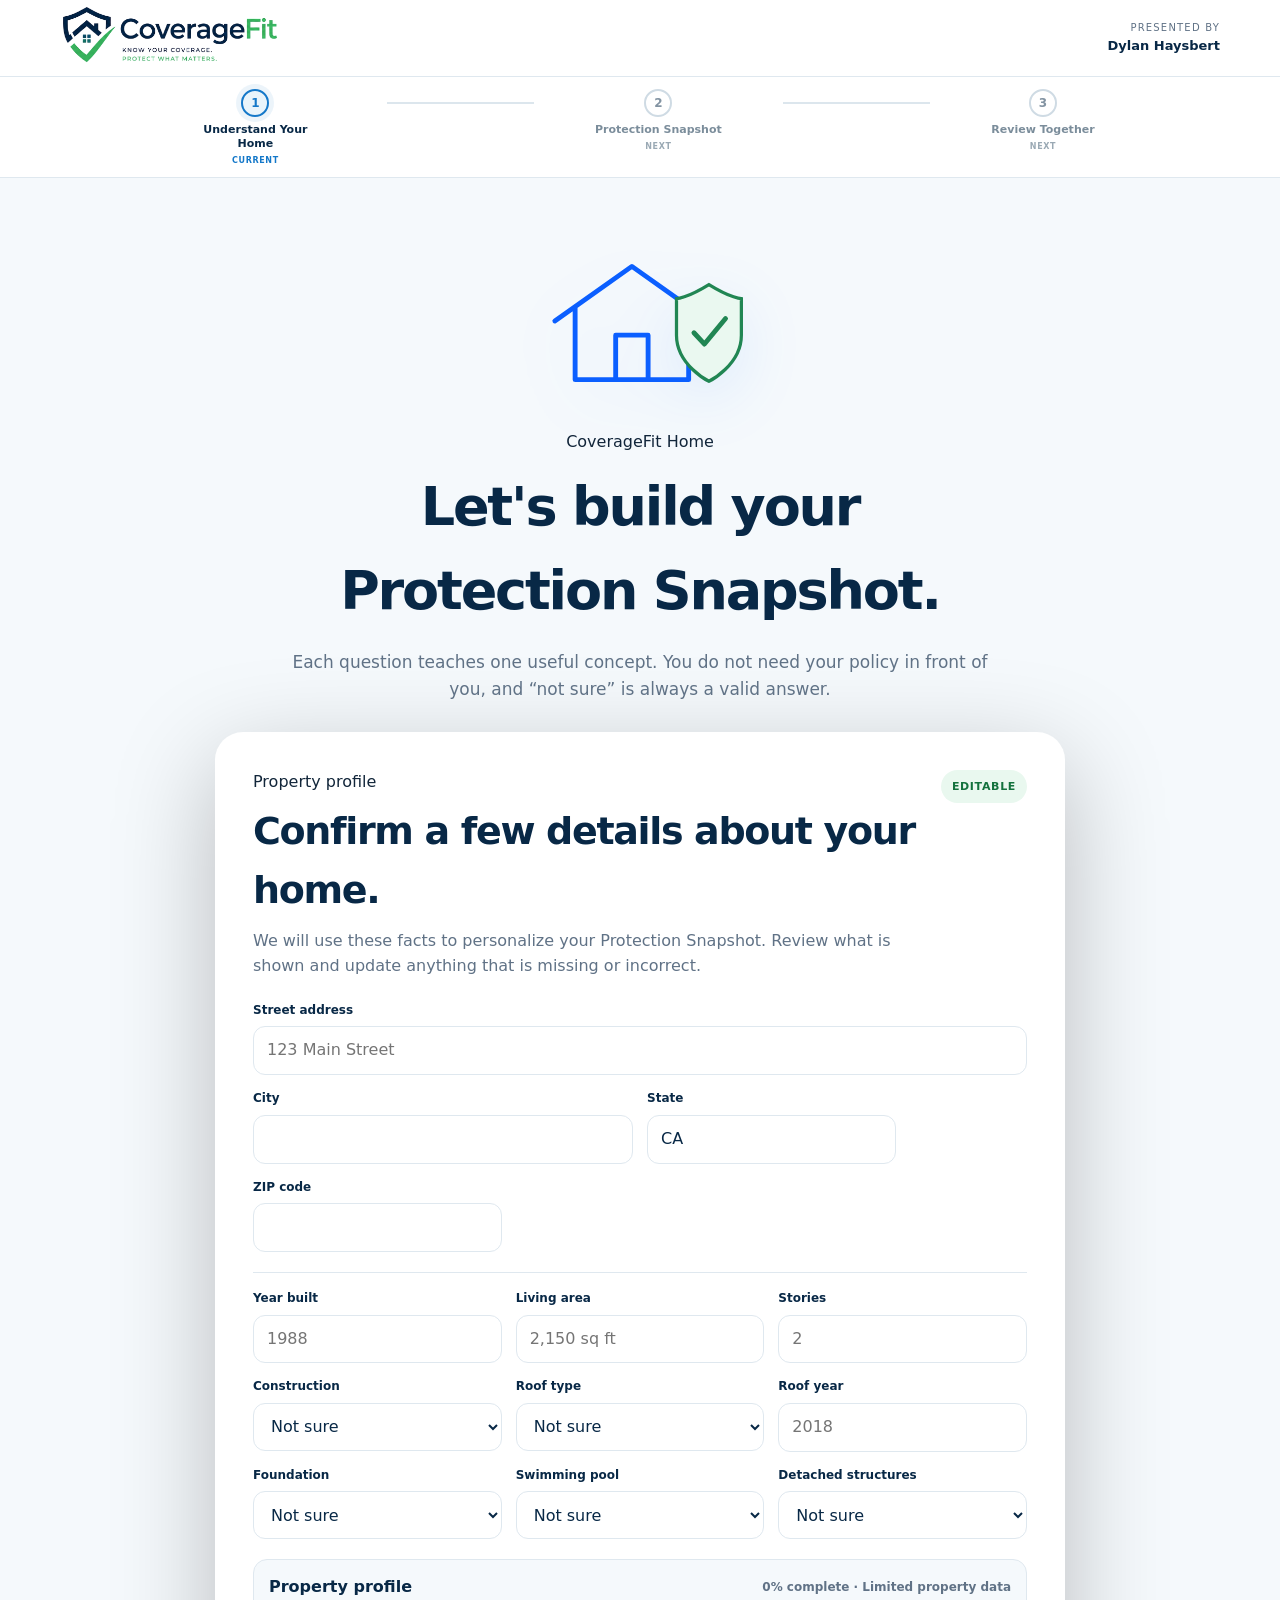
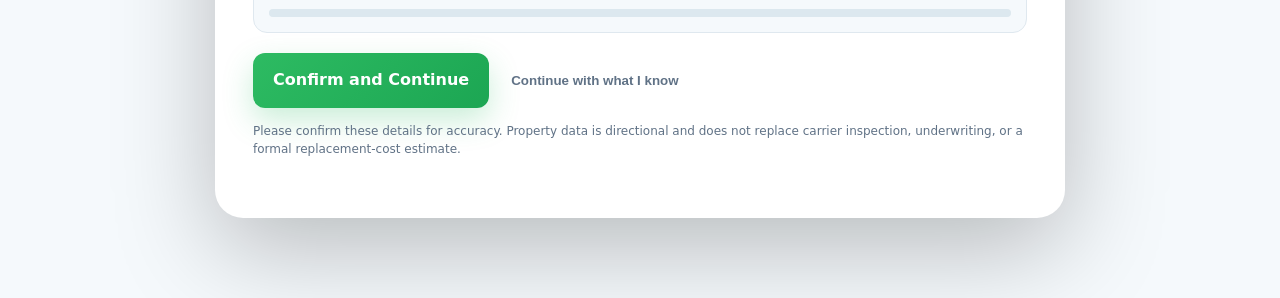
<file: campaign/index.html>
<!doctype html>
<html lang="en">
<head>
  <meta charset="utf-8">
  <meta name="viewport" content="width=device-width, initial-scale=1">
  <link rel="icon" type="image/svg+xml" href="/assets/images/coveragefit-mark.svg">
  <link rel="manifest" href="/site.webmanifest">
  <meta name="theme-color" content="#0b2f57">
  <meta name="robots" content="noindex">
  <title>Opening CoverageFit Assessment</title>
  <script>location.replace(`/assessment/${location.search}`)</script>
  <noscript><meta http-equiv="refresh" content="0;url=/assessment/"></noscript>
  <script src="/assets/js/attribution.js"></script>
</head>
<body>
  <p>Opening the CoverageFit assessment… <a href="/assessment/">Continue</a></p>
</body>
</html>
</file>
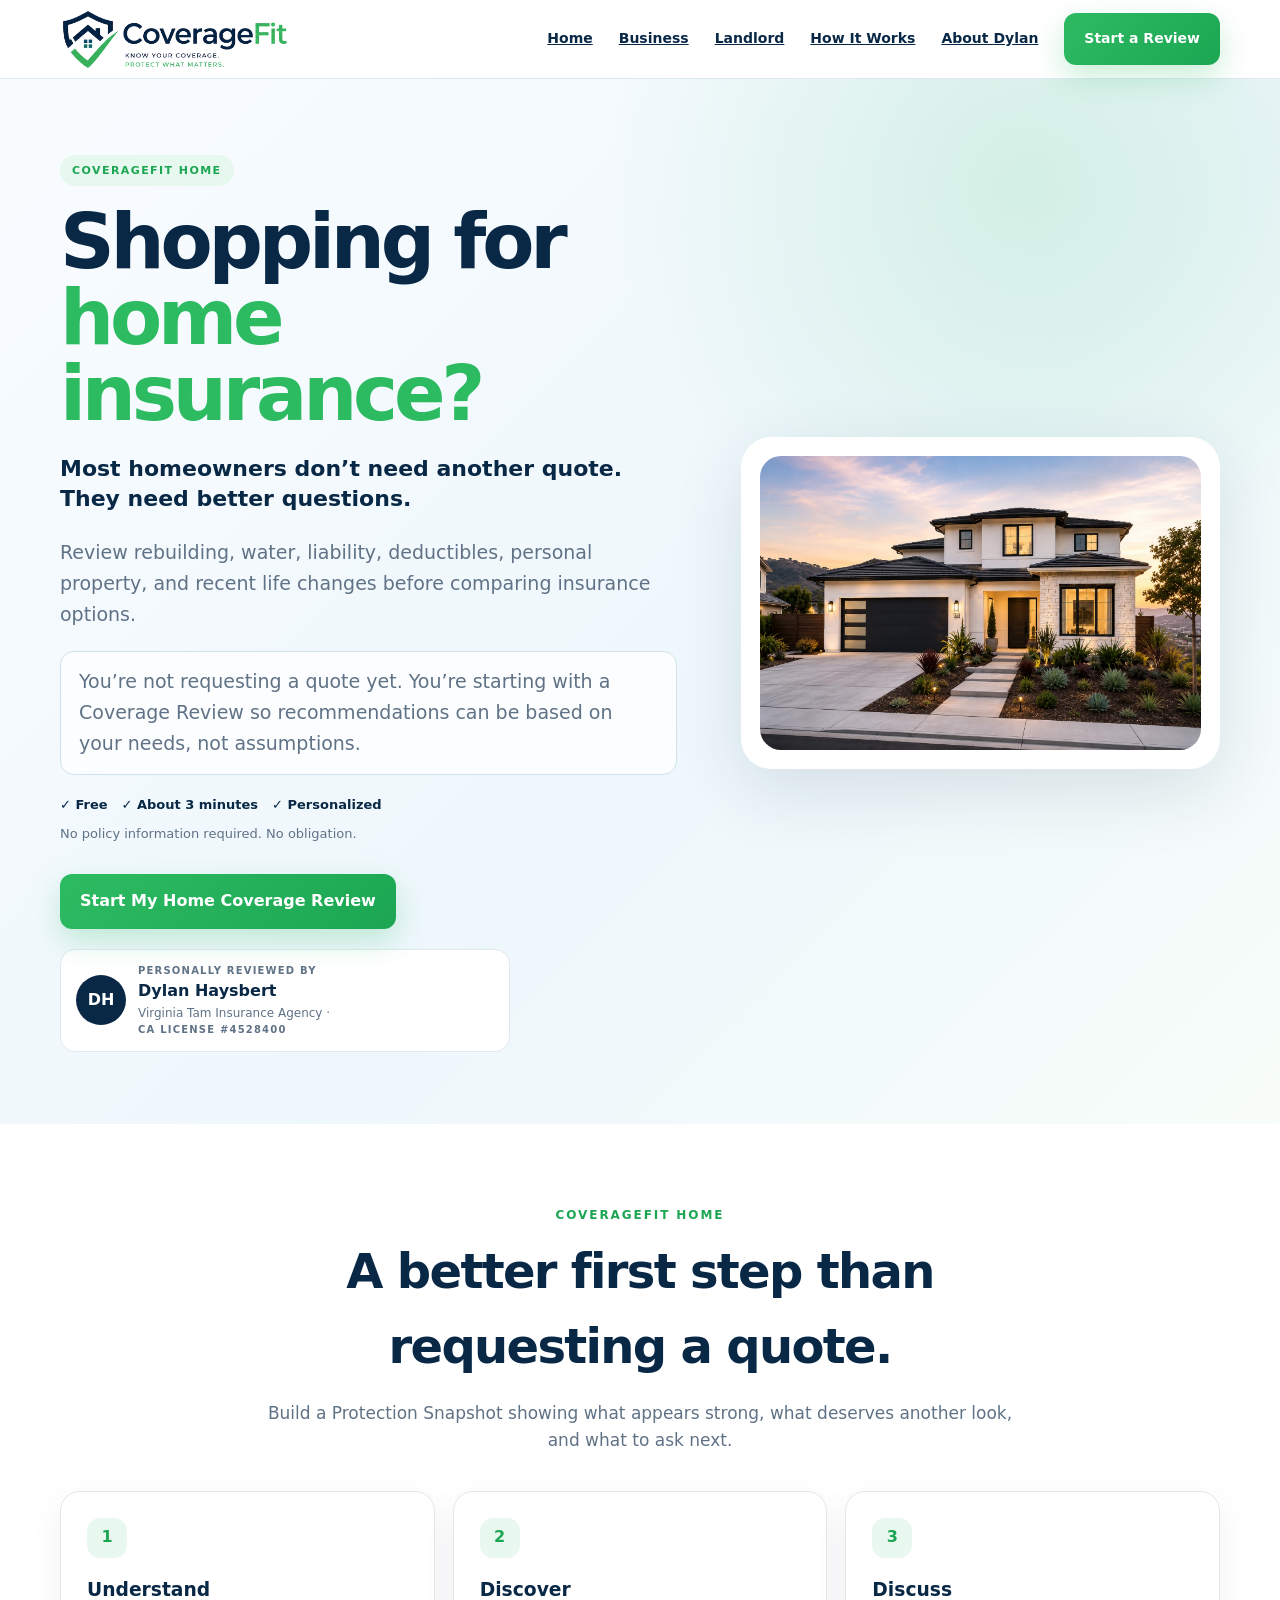
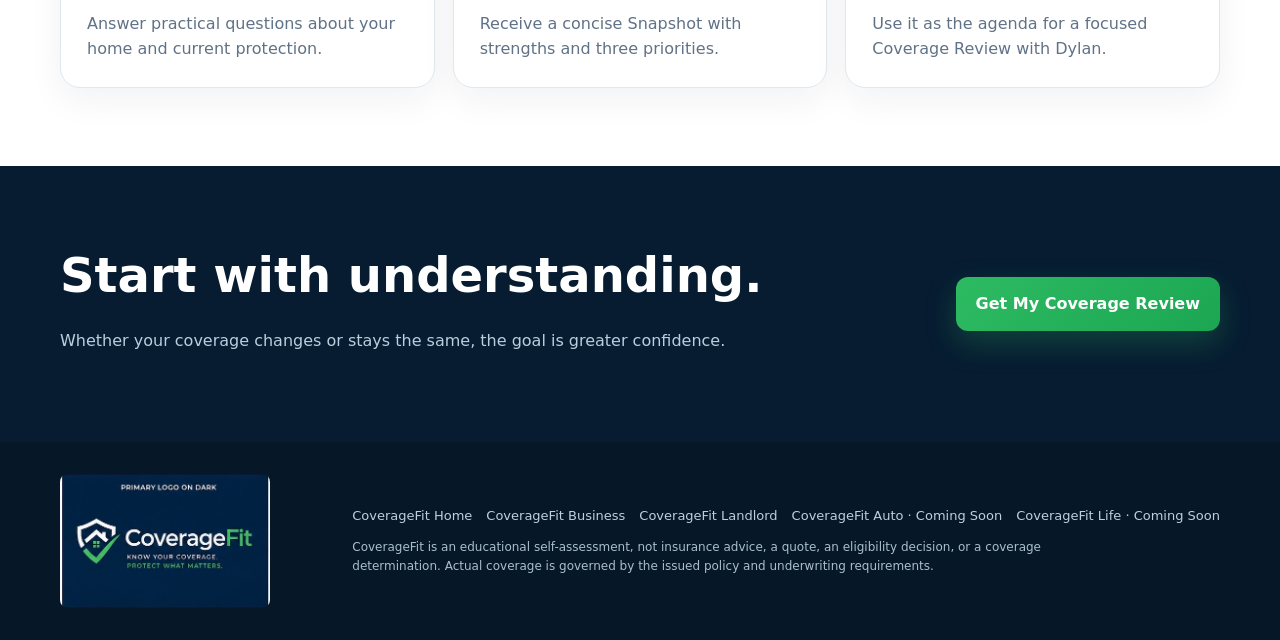
<file: home/index.html>
<!DOCTYPE html><html lang="en"><head><meta charset="UTF-8"><meta name="viewport" content="width=device-width,initial-scale=1">
  <link rel="manifest" href="/site.webmanifest">
  <meta name="theme-color" content="#0b2f57"><title>CoverageFit Home | Homeowners Coverage Review</title><meta name="description" content="A personalized homeowners Coverage Review for California homeowners."><link rel="icon" href="/assets/images/coveragefit-mark.svg"><link rel="stylesheet" href="/assets/css/coveragefit.css"><link rel="stylesheet" href="/assets/css/pages.css"><link rel="stylesheet" href="/assets/css/pilot.css"></head><body><header class="pilot-header"><div class="wrap pilot-nav"><a class="pilot-logo" href="/"><img src="/assets/images/coveragefit-logo-board.png" alt="CoverageFit"></a><nav class="pilot-links"><a href="/home/">Home</a><a href="/business/">Business</a><a href="/landlord/">Landlord</a><a href="/how-it-works/">How It Works</a><a href="/about/">About Dylan</a><a class="btn primary" href="/home/">Start a Review</a></nav></div></header><main><section class="pilot-hero"><div class="wrap pilot-hero-grid"><div><span class="eyebrow-chip">CoverageFit Home</span><h1>Shopping for <em>home insurance?</em></h1><p class="conversion-quote">Most homeowners don’t need another quote. They need better questions.</p><p>Review rebuilding, water, liability, deductibles, personal property, and recent life changes before comparing insurance options.</p><p class="platform-note compact">You’re not requesting a quote yet. You’re starting with a Coverage Review so recommendations can be based on your needs, not assumptions.</p><div class="pilot-proof conversion-proof"><span>✓ Free</span><span>✓ About 3 minutes</span><span>✓ Personalized</span></div><p class="risk-remover">No policy information required. No obligation.</p><div class="hero-actions"><a class="btn primary" href="/assessment/">Start My Home Coverage Review</a></div><div class="presented-strip"><div class="avatar" data-producer-initials>DH</div><div><span>Personally reviewed by</span><strong data-producer-name>Dylan Haysbert</strong><small>Virginia Tam Insurance Agency · <span data-producer-license></span></small></div></div></div><div class="pilot-art"><img src="/assets/images/home-hero (1).webp" alt="Homeowner reviewing home protection"></div></div></section><section class="pilot-section"><div class="wrap"><div class="pilot-center"><span class="eyebrow">CoverageFit Home</span><h2>A better first step than requesting a quote.</h2><p>Build a Protection Snapshot showing what appears strong, what deserves another look, and what to ask next.</p></div><div class="pilot-three"><article class="pilot-card"><div class="num">1</div><h3>Understand</h3><p>Answer practical questions about your home and current protection.</p></article><article class="pilot-card"><div class="num">2</div><h3>Discover</h3><p>Receive a concise Snapshot with strengths and three priorities.</p></article><article class="pilot-card"><div class="num">3</div><h3>Discuss</h3><p>Use it as the agenda for a focused Coverage Review with Dylan.</p></article></div></div></section><section class="pilot-final"><div class="wrap pilot-final-grid"><div><h2>Start with understanding.</h2><p>Whether your coverage changes or stays the same, the goal is greater confidence.</p></div><a class="btn primary" href="/assessment/">Get My Coverage Review</a></div></section></main><footer class="pilot-footer"><div class="wrap pilot-footer-inner"><img src="/assets/images/coveragefit-logo-dark-board.jpg" alt="CoverageFit"><div><nav class="footer-journeys"><a href="/home/">CoverageFit Home</a><a href="/business/">CoverageFit Business</a><a href="/landlord/">CoverageFit Landlord</a><span>CoverageFit Auto · Coming Soon</span><span>CoverageFit Life · Coming Soon</span></nav><p>CoverageFit is an educational self-assessment, not insurance advice, a quote, an eligibility decision, or a coverage determination. Actual coverage is governed by the issued policy and underwriting requirements.</p></div></div></footer><script src="/assets/js/property-intelligence.js"></script><script src="/assets/js/prefill-intake.js"></script><script src="/assets/js/attribution.js"></script><script src="/assets/js/producer-config.js"></script><script src="/assets/js/producer-branding.js"></script></body></html>
</file>
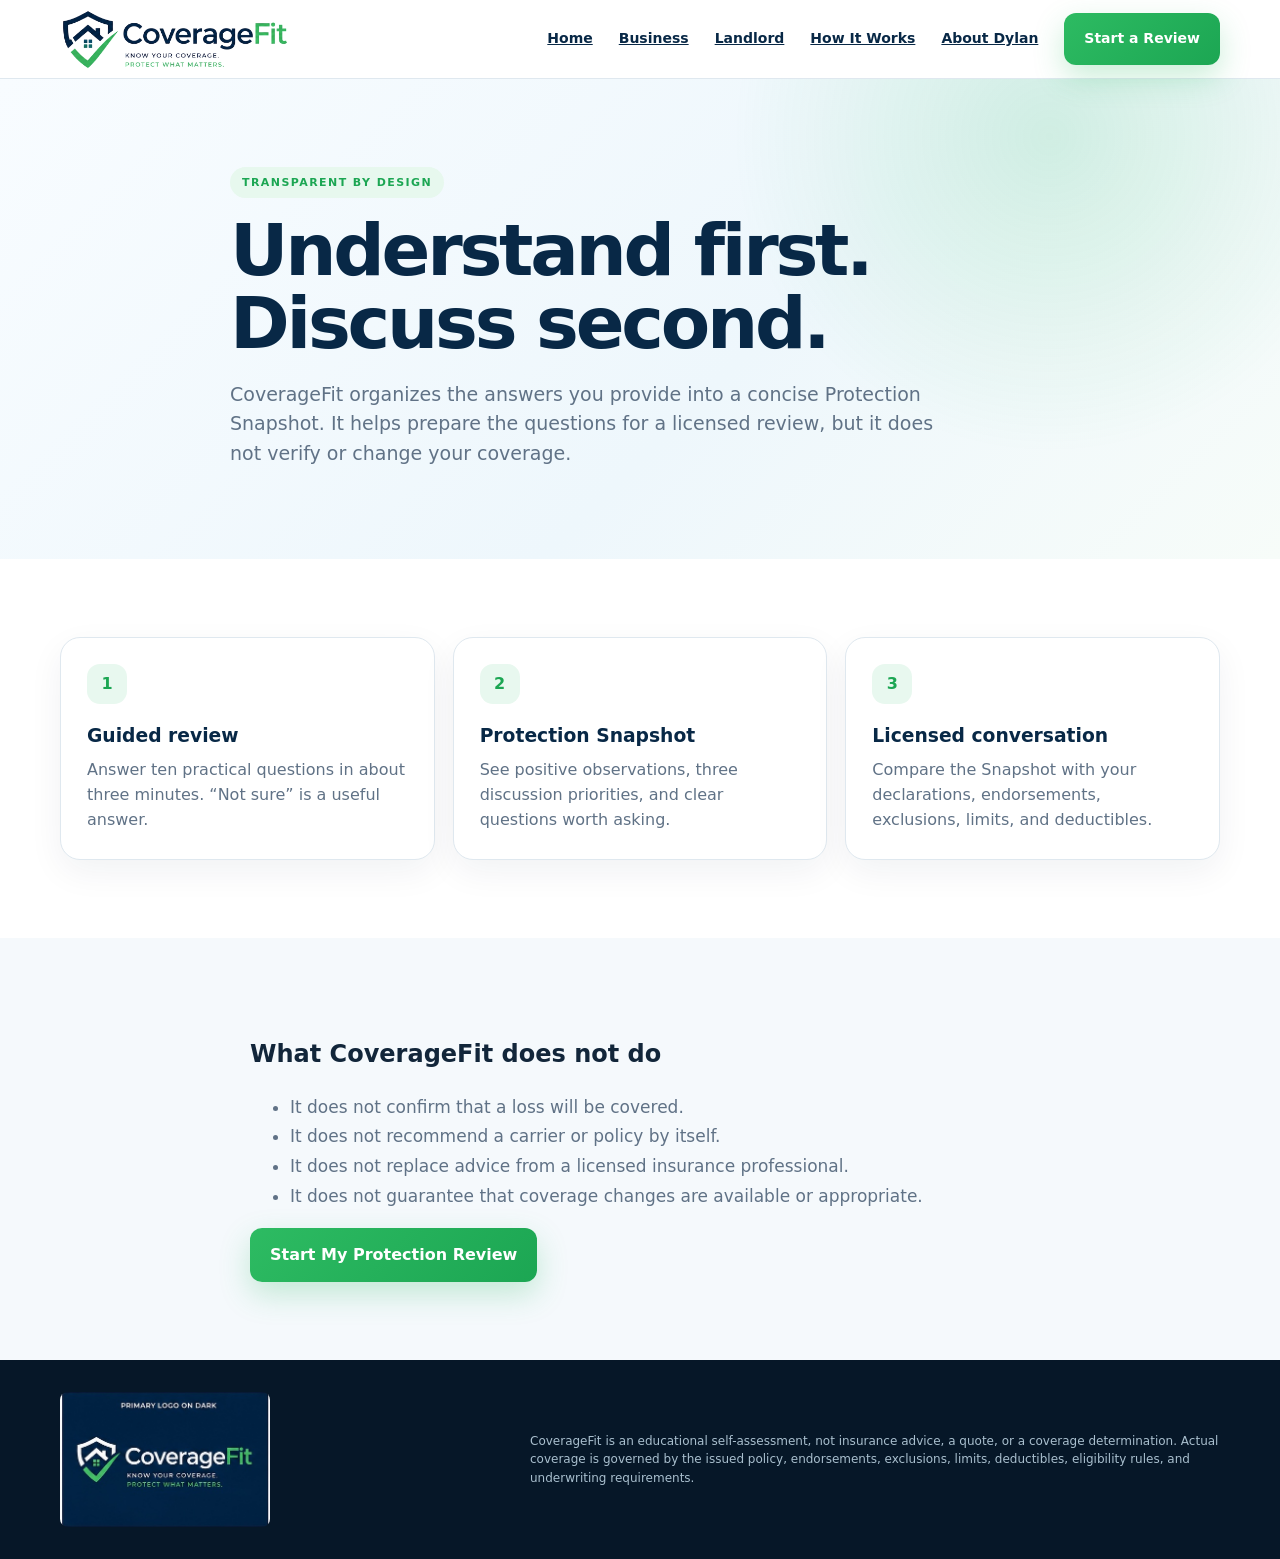
<file: how-it-works/index.html>
<!DOCTYPE html><html lang="en"><head><meta charset="UTF-8"><meta name="viewport" content="width=device-width,initial-scale=1">
  <link rel="manifest" href="/site.webmanifest">
  <meta name="theme-color" content="#0b2f57"><title>How CoverageFit Works</title><link rel="icon" href="/assets/images/coveragefit-mark.svg"><link rel="stylesheet" href="/assets/css/coveragefit.css"><link rel="stylesheet" href="/assets/css/pages.css"><link rel="stylesheet" href="/assets/css/pilot.css"><link rel="stylesheet" href="/assets/css/trigger-illustrations.css">
</head><body><header class="pilot-header"><div class="wrap pilot-nav"><a class="pilot-logo" href="/"><img src="/assets/images/coveragefit-logo-board.png" alt="CoverageFit"></a><nav class="pilot-links"><a href="/home/">Home</a><a href="/business/">Business</a><a href="/landlord/">Landlord</a><a href="/how-it-works/">How It Works</a><a href="/about/">About Dylan</a><a class="btn primary" href="/home/">Start a Review</a></nav></div></header><main><section class="page-hero"><div class="wrap narrow"><span class="eyebrow-chip">Transparent by design</span><h1>Understand first. Discuss second.</h1><p>CoverageFit organizes the answers you provide into a concise Protection Snapshot. It helps prepare the questions for a licensed review, but it does not verify or change your coverage.</p></div></section><section class="pilot-section"><div class="wrap pilot-three"><article class="pilot-card"><div class="num">1</div><h3>Guided review</h3><p>Answer ten practical questions in about three minutes. “Not sure” is a useful answer.</p></article><article class="pilot-card"><div class="num">2</div><h3>Protection Snapshot</h3><p>See positive observations, three discussion priorities, and clear questions worth asking.</p></article><article class="pilot-card"><div class="num">3</div><h3>Licensed conversation</h3><p>Compare the Snapshot with your declarations, endorsements, exclusions, limits, and deductibles.</p></article></div></section><section class="pilot-section pale"><div class="wrap prose"><h2>What CoverageFit does not do</h2><ul><li>It does not confirm that a loss will be covered.</li><li>It does not recommend a carrier or policy by itself.</li><li>It does not replace advice from a licensed insurance professional.</li><li>It does not guarantee that coverage changes are available or appropriate.</li></ul><a class="btn primary" href="/assessment/">Start My Protection Review</a></div></section></main><footer class="pilot-footer"><div class="wrap pilot-footer-inner"><img src="/assets/images/coveragefit-logo-dark-board.jpg" alt="CoverageFit"><p>CoverageFit is an educational self-assessment, not insurance advice, a quote, or a coverage determination. Actual coverage is governed by the issued policy, endorsements, exclusions, limits, deductibles, eligibility rules, and underwriting requirements.</p></div></footer><script src="/assets/js/attribution.js"></script><script src="/assets/js/producer-config.js"></script><script src="/assets/js/producer-branding.js"></script><script src="/assets/js/trigger-illustrations.js"></script>
</body></html>
</file>
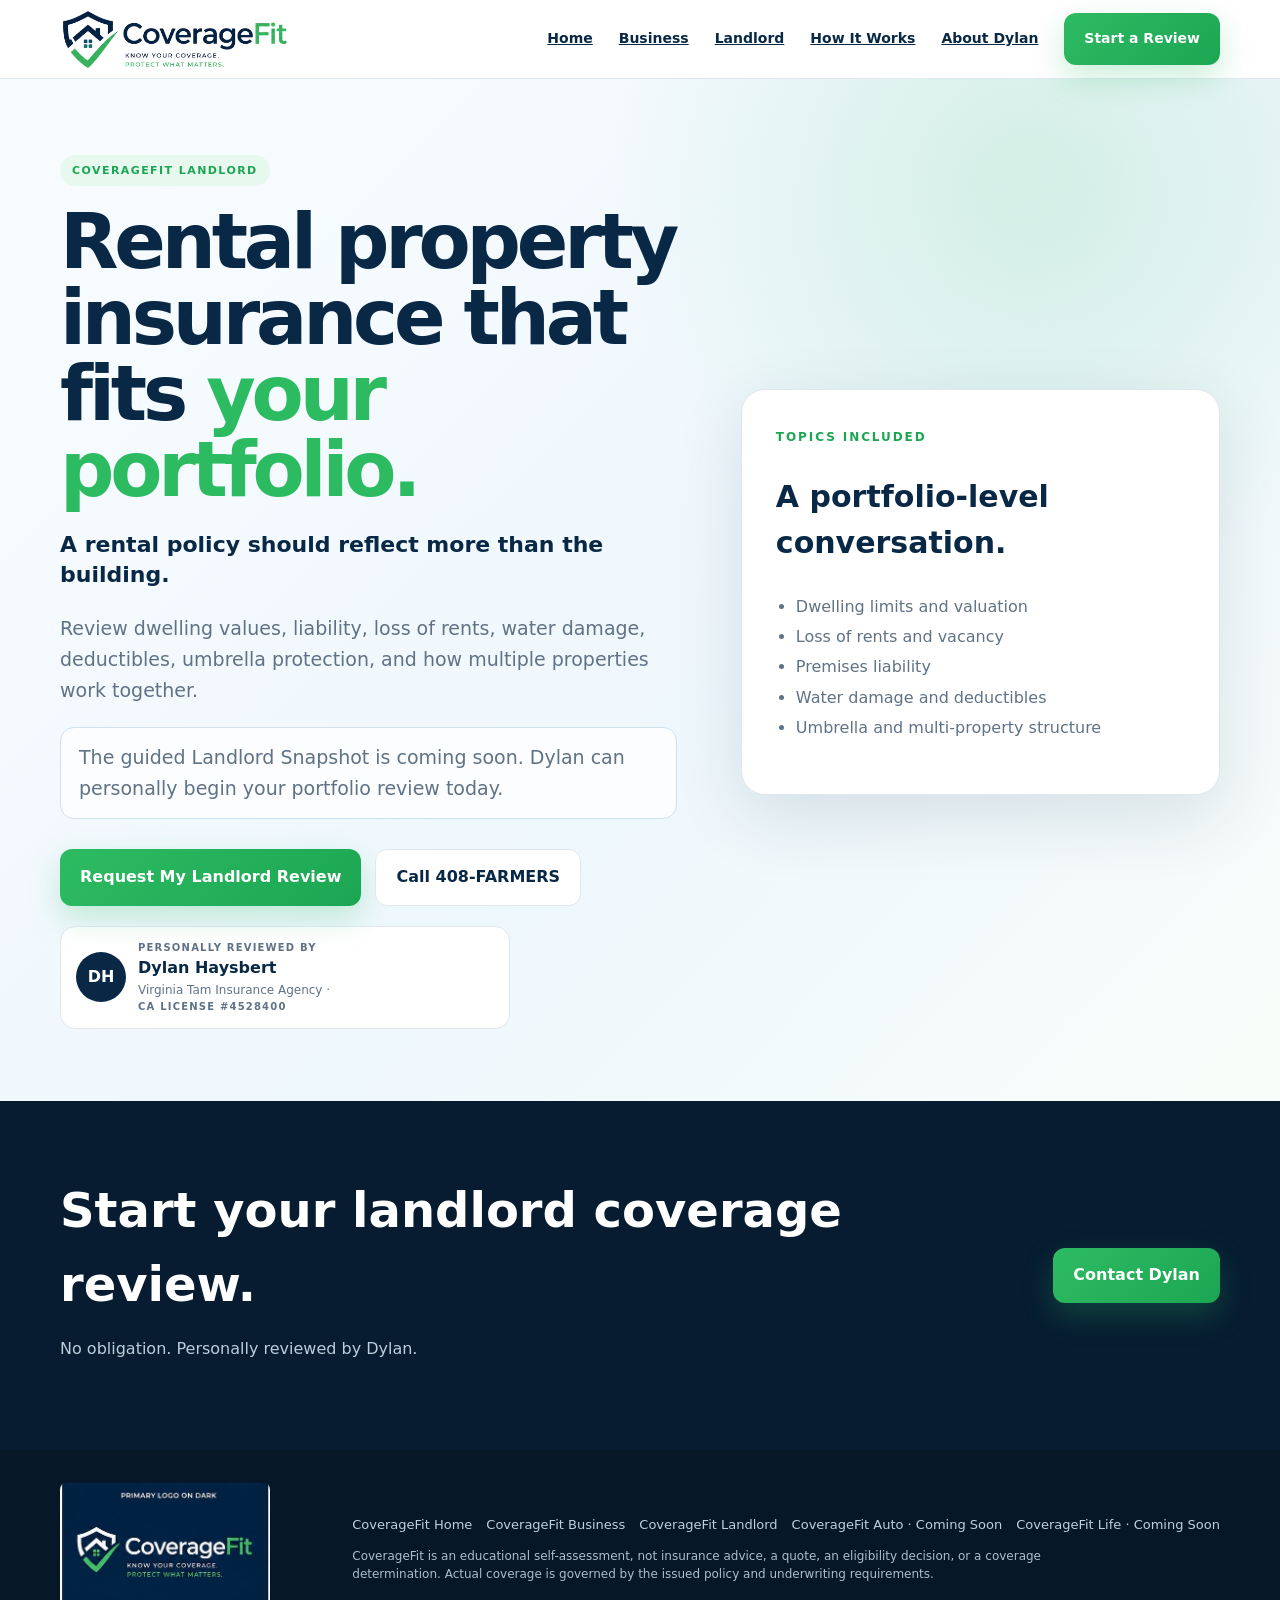
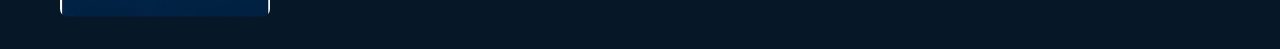
<file: landlord/index.html>
<!DOCTYPE html><html lang="en"><head><meta charset="UTF-8"><meta name="viewport" content="width=device-width,initial-scale=1">
  <link rel="manifest" href="/site.webmanifest">
  <meta name="theme-color" content="#0b2f57"><title>CoverageFit Landlord | Rental Property Coverage Review</title><meta name="description" content="Rental property and landlord insurance reviews for California property owners."><link rel="icon" href="/assets/images/coveragefit-mark.svg"><link rel="stylesheet" href="/assets/css/coveragefit.css"><link rel="stylesheet" href="/assets/css/pages.css"><link rel="stylesheet" href="/assets/css/pilot.css"></head><body><header class="pilot-header"><div class="wrap pilot-nav"><a class="pilot-logo" href="/"><img src="/assets/images/coveragefit-logo-board.png" alt="CoverageFit"></a><nav class="pilot-links"><a href="/home/">Home</a><a href="/business/">Business</a><a href="/landlord/">Landlord</a><a href="/how-it-works/">How It Works</a><a href="/about/">About Dylan</a><a class="btn primary" href="/home/">Start a Review</a></nav></div></header><main><section class="pilot-hero"><div class="wrap pilot-hero-grid"><div><span class="eyebrow-chip">CoverageFit Landlord</span><h1>Rental property insurance that fits <em>your portfolio.</em></h1><p class="conversion-quote">A rental policy should reflect more than the building.</p><p>Review dwelling values, liability, loss of rents, water damage, deductibles, umbrella protection, and how multiple properties work together.</p><p class="platform-note compact">The guided Landlord Snapshot is coming soon. Dylan can personally begin your portfolio review today.</p><div class="hero-actions"><a class="btn primary" href="mailto:dylan@dylanhaysbert.com?subject=Landlord%20Coverage%20Review">Request My Landlord Review</a><a class="btn ghost" href="tel:+14083276377">Call 408-FARMERS</a></div><div class="presented-strip"><div class="avatar" data-producer-initials>DH</div><div><span>Personally reviewed by</span><strong data-producer-name>Dylan Haysbert</strong><small>Virginia Tam Insurance Agency · <span data-producer-license></span></small></div></div></div><div class="business-topic-panel"><span class="eyebrow">Topics included</span><h2>A portfolio-level conversation.</h2><ul><li>Dwelling limits and valuation</li><li>Loss of rents and vacancy</li><li>Premises liability</li><li>Water damage and deductibles</li><li>Umbrella and multi-property structure</li></ul></div></div></section><section class="pilot-final"><div class="wrap pilot-final-grid"><div><h2>Start your landlord coverage review.</h2><p>No obligation. Personally reviewed by Dylan.</p></div><a class="btn primary" href="mailto:dylan@dylanhaysbert.com?subject=Landlord%20Coverage%20Review">Contact Dylan</a></div></section></main><footer class="pilot-footer"><div class="wrap pilot-footer-inner"><img src="/assets/images/coveragefit-logo-dark-board.jpg" alt="CoverageFit"><div><nav class="footer-journeys"><a href="/home/">CoverageFit Home</a><a href="/business/">CoverageFit Business</a><a href="/landlord/">CoverageFit Landlord</a><span>CoverageFit Auto · Coming Soon</span><span>CoverageFit Life · Coming Soon</span></nav><p>CoverageFit is an educational self-assessment, not insurance advice, a quote, an eligibility decision, or a coverage determination. Actual coverage is governed by the issued policy and underwriting requirements.</p></div></div></footer><script src="/assets/js/attribution.js"></script><script src="/assets/js/producer-config.js"></script><script src="/assets/js/producer-branding.js"></script></body></html>
</file>
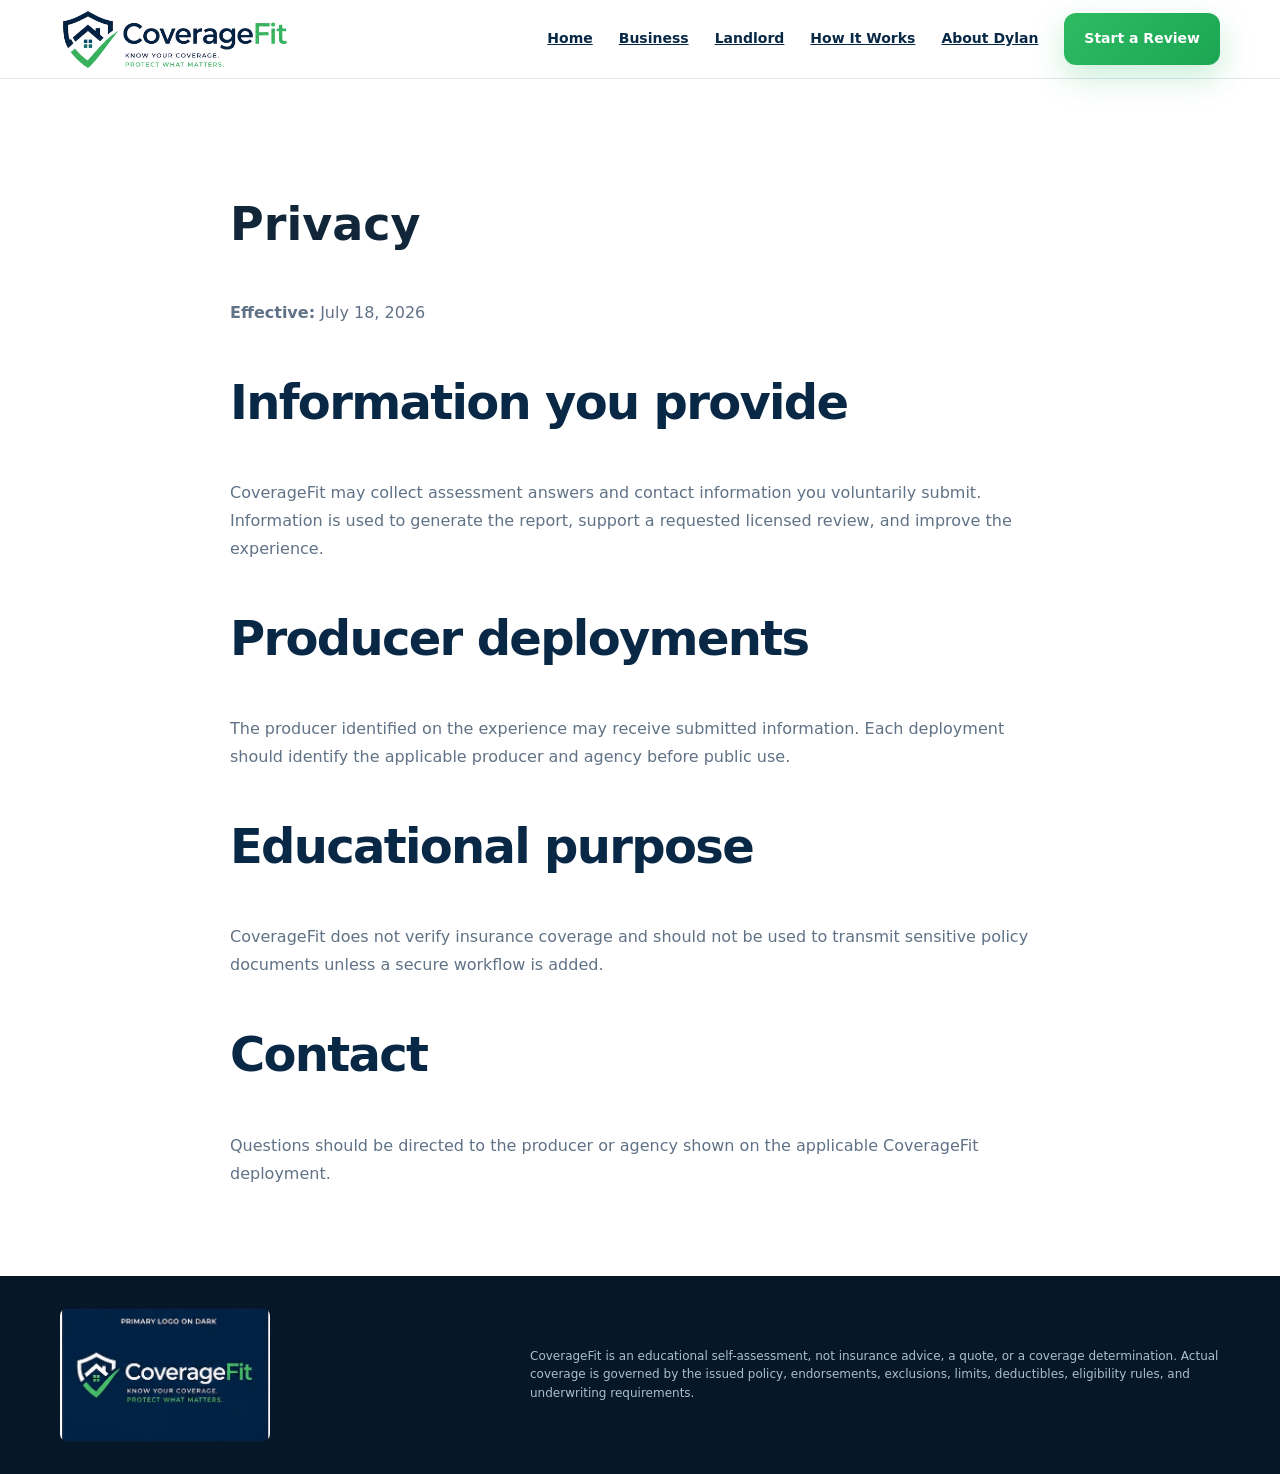
<file: privacy/index.html>
<!DOCTYPE html>
<html lang="en"><head><meta charset="UTF-8"><meta name="viewport" content="width=device-width, initial-scale=1.0">
  <link rel="manifest" href="/site.webmanifest">
  <meta name="theme-color" content="#0b2f57"><title>Privacy | CoverageFit</title><meta name="description" content="CoverageFit privacy overview."><link rel="icon" href="/assets/images/coveragefit-mark-board.png"><link rel="stylesheet" href="/assets/css/coveragefit.css"><link rel="stylesheet" href="/assets/css/pages.css"><link rel="stylesheet" href="/assets/css/pilot.css"><link rel="stylesheet" href="/assets/css/trigger-illustrations.css">
</head><body><header class="pilot-header"><div class="wrap pilot-nav"><a class="pilot-logo" href="/"><img src="/assets/images/coveragefit-logo-board.png" alt="CoverageFit"></a><nav class="pilot-links"><a href="/home/">Home</a><a href="/business/">Business</a><a href="/landlord/">Landlord</a><a href="/how-it-works/">How It Works</a><a href="/about/">About Dylan</a><a class="btn primary" href="/home/">Start a Review</a></nav></div></header><main><section class="content-section legal"><div class="wrap narrow"><h1>Privacy</h1><p><strong>Effective:</strong> July 18, 2026</p><h2>Information you provide</h2><p>CoverageFit may collect assessment answers and contact information you voluntarily submit. Information is used to generate the report, support a requested licensed review, and improve the experience.</p><h2>Producer deployments</h2><p>The producer identified on the experience may receive submitted information. Each deployment should identify the applicable producer and agency before public use.</p><h2>Educational purpose</h2><p>CoverageFit does not verify insurance coverage and should not be used to transmit sensitive policy documents unless a secure workflow is added.</p><h2>Contact</h2><p>Questions should be directed to the producer or agency shown on the applicable CoverageFit deployment.</p></div></section></main><footer class="pilot-footer"><div class="wrap pilot-footer-inner"><img src="/assets/images/coveragefit-logo-dark-board.jpg" alt="CoverageFit"><p>CoverageFit is an educational self-assessment, not insurance advice, a quote, or a coverage determination. Actual coverage is governed by the issued policy, endorsements, exclusions, limits, deductibles, eligibility rules, and underwriting requirements.</p></div></footer><script src="/assets/js/attribution.js"></script><script src="/assets/js/producer-config.js"></script><script src="/assets/js/producer-branding.js"></script><script src="/assets/js/trigger-illustrations.js"></script>
</body></html>
</file>
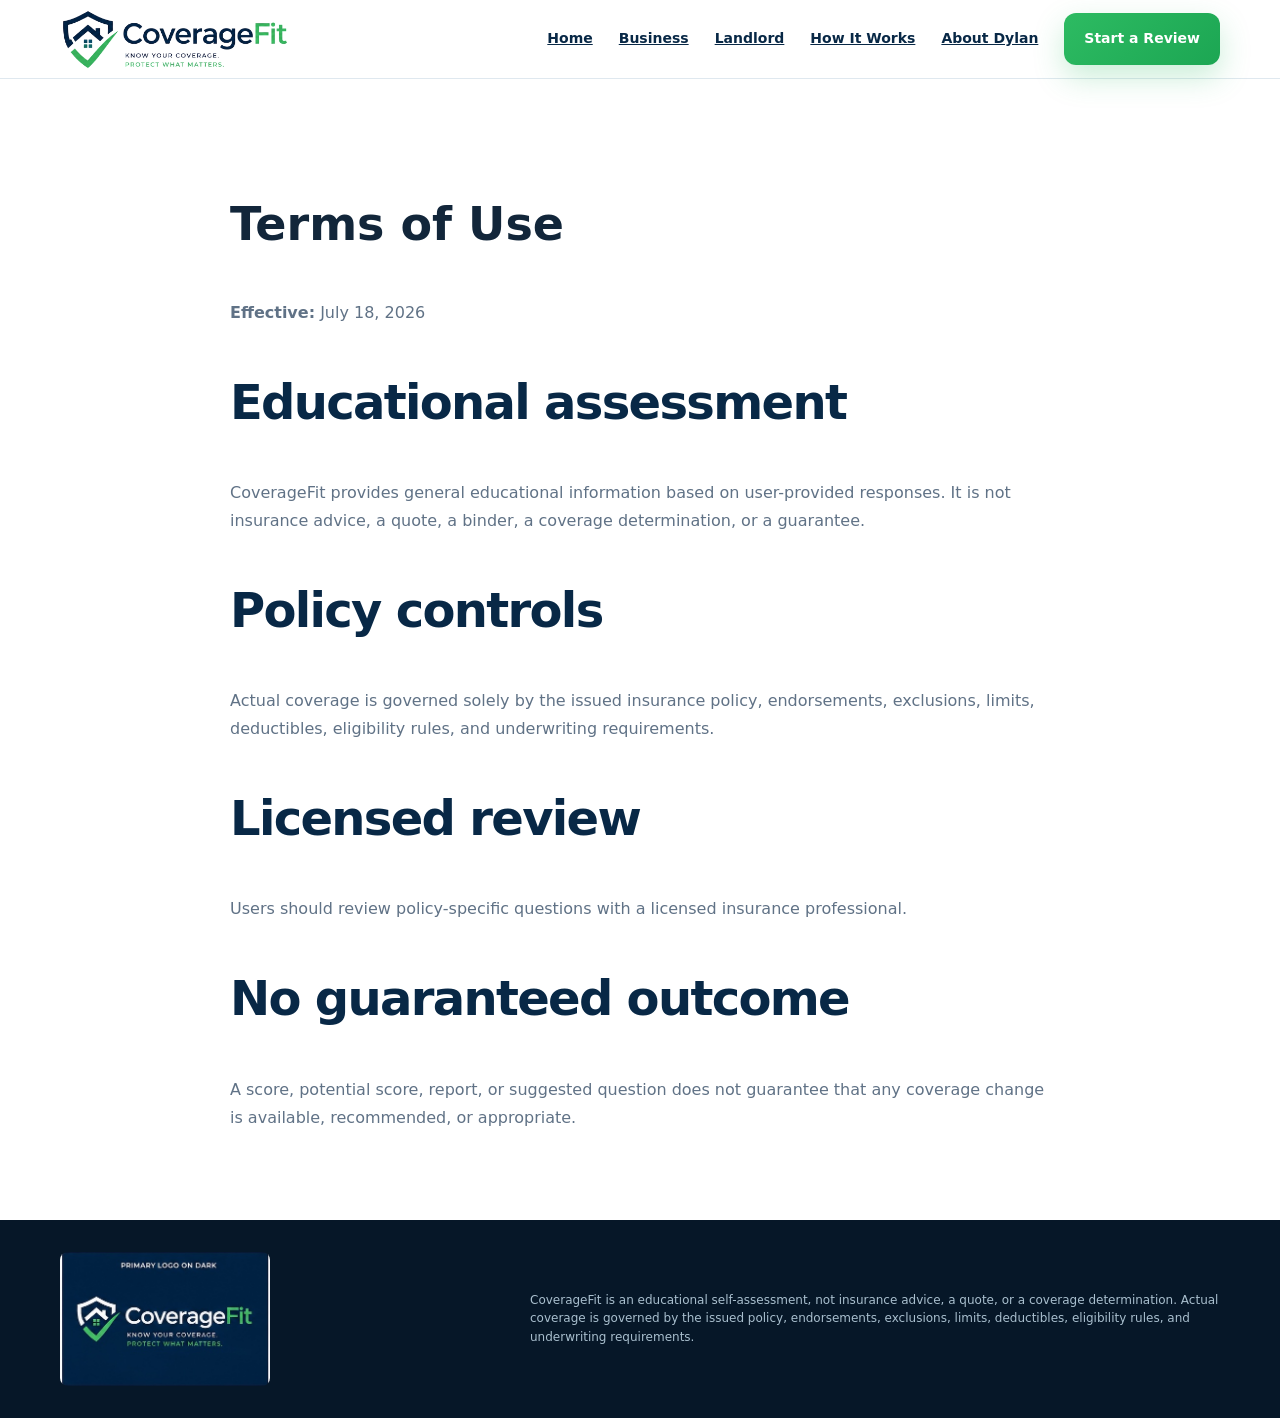
<file: terms/index.html>
<!DOCTYPE html>
<html lang="en"><head><meta charset="UTF-8"><meta name="viewport" content="width=device-width, initial-scale=1.0">
  <link rel="manifest" href="/site.webmanifest">
  <meta name="theme-color" content="#0b2f57"><title>Terms | CoverageFit</title><meta name="description" content="CoverageFit terms of educational use."><link rel="icon" href="/assets/images/coveragefit-mark-board.png"><link rel="stylesheet" href="/assets/css/coveragefit.css"><link rel="stylesheet" href="/assets/css/pages.css"><link rel="stylesheet" href="/assets/css/pilot.css"><link rel="stylesheet" href="/assets/css/trigger-illustrations.css">
</head><body><header class="pilot-header"><div class="wrap pilot-nav"><a class="pilot-logo" href="/"><img src="/assets/images/coveragefit-logo-board.png" alt="CoverageFit"></a><nav class="pilot-links"><a href="/home/">Home</a><a href="/business/">Business</a><a href="/landlord/">Landlord</a><a href="/how-it-works/">How It Works</a><a href="/about/">About Dylan</a><a class="btn primary" href="/home/">Start a Review</a></nav></div></header><main><section class="content-section legal"><div class="wrap narrow"><h1>Terms of Use</h1><p><strong>Effective:</strong> July 18, 2026</p><h2>Educational assessment</h2><p>CoverageFit provides general educational information based on user-provided responses. It is not insurance advice, a quote, a binder, a coverage determination, or a guarantee.</p><h2>Policy controls</h2><p>Actual coverage is governed solely by the issued insurance policy, endorsements, exclusions, limits, deductibles, eligibility rules, and underwriting requirements.</p><h2>Licensed review</h2><p>Users should review policy-specific questions with a licensed insurance professional.</p><h2>No guaranteed outcome</h2><p>A score, potential score, report, or suggested question does not guarantee that any coverage change is available, recommended, or appropriate.</p></div></section></main><footer class="pilot-footer"><div class="wrap pilot-footer-inner"><img src="/assets/images/coveragefit-logo-dark-board.jpg" alt="CoverageFit"><p>CoverageFit is an educational self-assessment, not insurance advice, a quote, or a coverage determination. Actual coverage is governed by the issued policy, endorsements, exclusions, limits, deductibles, eligibility rules, and underwriting requirements.</p></div></footer><script src="/assets/js/attribution.js"></script><script src="/assets/js/producer-config.js"></script><script src="/assets/js/producer-branding.js"></script><script src="/assets/js/trigger-illustrations.js"></script>
</body></html>
</file>
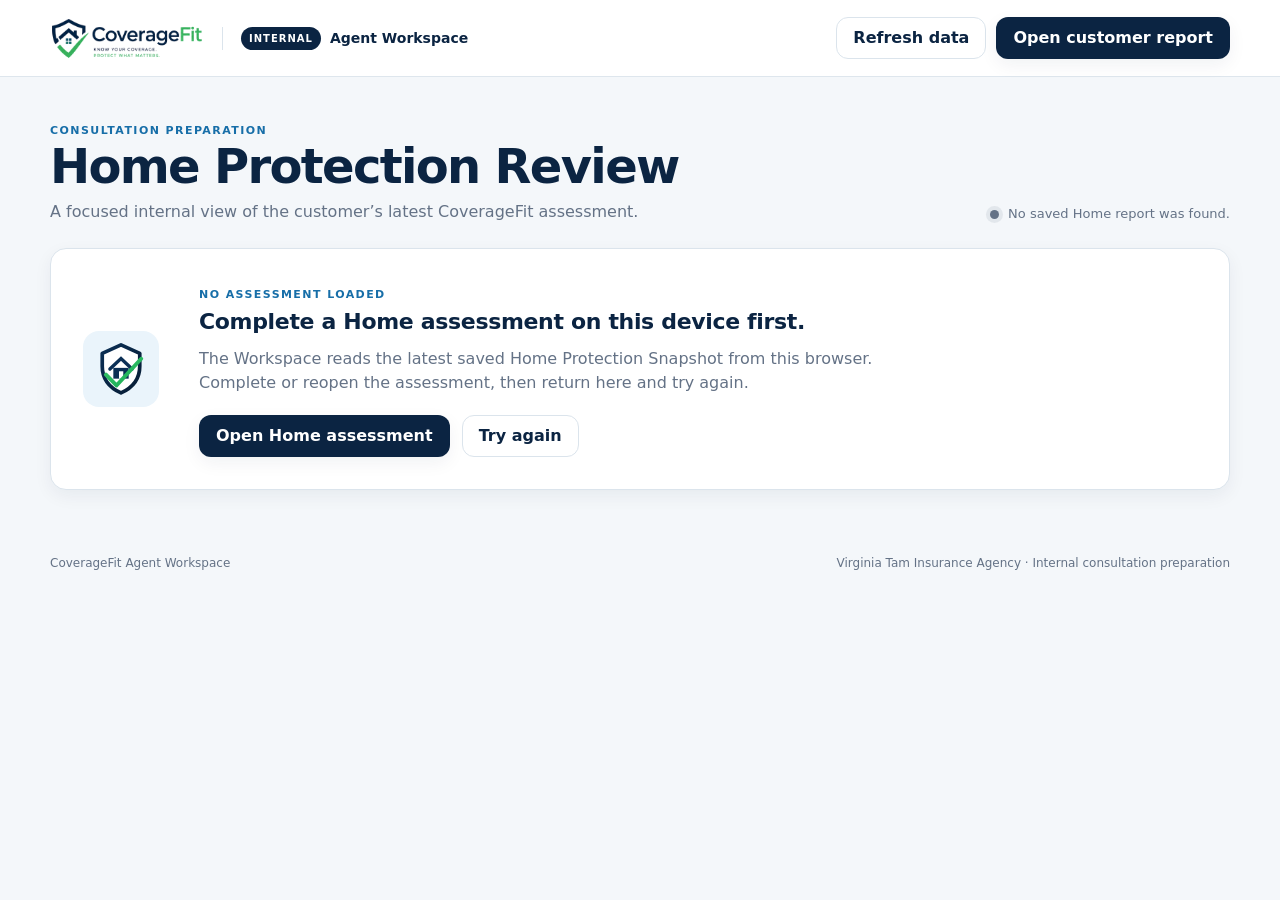
<file: agent/workspace/index.html>
<!doctype html>
<html lang="en">
<head>
  <meta charset="utf-8">
  <meta name="viewport" content="width=device-width, initial-scale=1">
  <link rel="manifest" href="/site.webmanifest">
  <meta name="theme-color" content="#0b2f57">
  <meta name="robots" content="noindex, nofollow">
  <title>Agent Workspace | CoverageFit</title>
  <meta name="description" content="Internal CoverageFit consultation preparation workspace.">
  <link rel="icon" href="/assets/images/coveragefit-mark.svg">
  <link rel="stylesheet" href="workspace.css">
</head>
<body>
  <a class="skip-link" href="#workspace-main">Skip to workspace</a>

  <header class="workspace-header">
    <div class="workspace-header__inner">
      <a class="workspace-brand" href="/" aria-label="CoverageFit home">
        <img src="/assets/images/coveragefit-logo-board.png" alt="CoverageFit">
      </a>
      <div class="workspace-header__context">
        <span class="workspace-badge cf-badge">Internal</span>
        <span>Agent Workspace</span>
      </div>
      <div class="workspace-header__actions">
        <button class="button button--secondary cf-button cf-button--secondary" id="refreshWorkspace" type="button" aria-keyshortcuts="Alt+R" title="Refresh Workspace data (Alt+R)">Refresh data</button>
        <a class="button button--primary cf-button cf-button--primary" href="/home/report/">Open customer report</a>
      </div>
    </div>
  </header>

  <main class="workspace-main" id="workspace-main" tabindex="-1">
    <div class="sr-only" id="workspaceA11yInstructions">Use the conversation timeline or consultation checklist to move through review topics. Checklist changes are saved automatically. Press Alt+R to refresh Workspace data or Alt+C to show or hide the consultation checklist.</div>
    <div class="sr-only" id="workspaceAnnouncements" role="status" aria-live="polite" aria-atomic="true"></div>
    <section class="workspace-intro" aria-labelledby="workspace-title">
      <div>
        <span class="eyebrow">Consultation preparation</span>
        <h1 id="workspace-title">Home Protection Review</h1>
        <p id="workspaceSubtitle">A focused internal view of the customer’s latest CoverageFit assessment.</p>
      </div>
      <div class="workspace-status" id="workspaceStatus" role="status" aria-live="polite">
        <span class="status-dot" aria-hidden="true"></span>
        <span>Checking saved assessment data</span>
      </div>
    </section>


    <section class="workspace-loading" id="workspaceLoading" aria-labelledby="workspaceLoadingTitle" aria-busy="true">
      <div class="sr-only" id="workspaceLoadingTitle">Preparing Agent Workspace</div>
      <div class="workspace-loading__grid" aria-hidden="true">
        <article class="workspace-card cf-card workspace-skeleton workspace-skeleton--summary">
          <div class="skeleton-line skeleton-line--eyebrow"></div>
          <div class="skeleton-line skeleton-line--title"></div>
          <div class="workspace-skeleton__summary">
            <div class="skeleton-score"></div>
            <div class="workspace-skeleton__copy">
              <div class="skeleton-line skeleton-line--wide"></div>
              <div class="skeleton-line skeleton-line--medium"></div>
              <div class="skeleton-facts"><span></span><span></span><span></span></div>
            </div>
          </div>
        </article>
        <article class="workspace-card cf-card workspace-skeleton">
          <div class="skeleton-line skeleton-line--eyebrow"></div>
          <div class="skeleton-line skeleton-line--title"></div>
          <div class="skeleton-grid"><span></span><span></span><span></span><span></span><span></span><span></span></div>
        </article>
        <article class="workspace-card cf-card workspace-skeleton workspace-skeleton--timeline">
          <div class="skeleton-line skeleton-line--eyebrow"></div>
          <div class="skeleton-line skeleton-line--title"></div>
          <div class="skeleton-timeline"><span></span><span></span><span></span><span></span></div>
        </article>
        <article class="workspace-card cf-card workspace-skeleton workspace-skeleton--recommendations">
          <div class="skeleton-line skeleton-line--eyebrow"></div>
          <div class="skeleton-line skeleton-line--title"></div>
          <div class="skeleton-recommendations"><span></span><span></span><span></span></div>
        </article>
      </div>
      <aside class="checklist-sidebar workspace-skeleton workspace-skeleton--sidebar" aria-hidden="true">
        <div class="skeleton-line skeleton-line--eyebrow"></div>
        <div class="skeleton-line skeleton-line--title"></div>
        <div class="skeleton-progress"></div>
        <div class="skeleton-checklist"><span></span><span></span><span></span><span></span></div>
      </aside>
    </section>

    <section class="workspace-state workspace-state--page cf-state" id="emptyState" hidden aria-labelledby="emptyStateTitle" data-state="empty">
      <div class="workspace-state__icon" aria-hidden="true"><img src="/assets/images/coveragefit-mark.svg" alt=""></div>
      <div class="workspace-state__content">
        <span class="eyebrow" id="emptyStateEyebrow">No assessment loaded</span>
        <h2 id="emptyStateTitle">Complete a Home assessment on this device first.</h2>
        <p id="emptyStateMessage">The workspace reads the latest saved Home Protection Snapshot from this browser. It does not create or modify customer assessment data.</p>
        <div class="workspace-state__actions">
          <a class="button button--primary cf-button cf-button--primary" id="emptyStatePrimaryAction" href="/assessment/">Open Home assessment</a>
          <button class="button button--secondary cf-button cf-button--secondary" id="emptyStateRetry" type="button" data-workspace-action="retry">Try again</button>
        </div>
      </div>
    </section>

    <div class="workspace-layout" id="workspaceLayout" hidden>
      <div class="workspace-grid" id="workspaceGrid">
      <section class="workspace-card cf-card workspace-card--summary" aria-labelledby="summaryTitle">
        <div class="card-heading cf-section-heading">
          <div>
            <span class="eyebrow">Executive summary</span>
            <h2 id="summaryTitle">Consultation at a glance</h2>
          </div>
          <span class="data-label" id="assessmentDate">Date unavailable</span>
        </div>
        <div class="summary-layout">
          <div class="score-panel" aria-label="Protection preparedness score">
            <strong id="scoreValue">—</strong>
            <span>Protection Score</span>
            <em id="scoreBand">Review Summary</em>
          </div>
          <div class="summary-copy">
            <p class="summary-lead" id="executiveSummary"></p>
            <dl class="summary-facts">
              <div><dt>Customer</dt><dd id="customerName">Not provided</dd></div>
              <div><dt>Primary priority</dt><dd id="primaryPriority">No major priority identified</dd></div>
              <div><dt>Positive starting point</dt><dd id="primaryStrength">Assessment completed</dd></div>
            </dl>
          </div>
        </div>
      </section>

      <section class="workspace-card cf-card workspace-card--client-intake" aria-labelledby="clientIntakeTitle">
        <div class="card-heading cf-section-heading">
          <div>
            <span class="eyebrow">Client intake</span>
            <h2 id="clientIntakeTitle">Contact and campaign context</h2>
          </div>
          <span class="data-label" id="clientIntakeStatus">Assessment provided</span>
        </div>
        <dl class="client-intake-grid" id="clientIntakeGrid">
          <div><dt>Name</dt><dd id="clientIntakeName">Not provided</dd></div>
          <div><dt>Phone</dt><dd id="clientIntakePhone">Not provided</dd></div>
          <div><dt>Email</dt><dd id="clientIntakeEmail">Not provided</dd></div>
          <div><dt>Property</dt><dd id="clientIntakeProperty">Not provided</dd></div>
          <div><dt>Reason for review</dt><dd id="clientIntakeReason">General coverage review</dd></div>
          <div><dt>Entry source</dt><dd id="clientIntakeSource">CoverageFit direct</dd></div>
        </dl>
        <p class="card-note" id="clientIntakeNote">Confirm the client’s contact information and review reason before beginning the consultation.</p>
      </section>

      <section class="workspace-card cf-card" aria-labelledby="propertyTitle">
        <div class="card-heading cf-section-heading">
          <div>
            <span class="eyebrow">Property</span>
            <h2 id="propertyTitle">Property snapshot</h2>
          </div>
          <span class="data-label" id="propertyConfidence">Confirmation status unavailable</span>
        </div>
        <div class="workspace-inline-state cf-state" id="propertyState" hidden role="status"></div>
        <dl class="property-grid" id="propertyGrid"></dl>
        <p class="card-note" id="propertyNote"></p>
      </section>

      <section class="workspace-card cf-card workspace-card--timeline" aria-labelledby="conversationTimelineTitle">
        <div class="card-heading cf-section-heading">
          <div>
            <span class="eyebrow">Conversation timeline</span>
            <h2 id="conversationTimelineTitle">Guide the consultation</h2>
          </div>
          <span class="data-label" id="conversationTimelineSummary">Preparing timeline</span>
        </div>
        <div class="conversation-timeline" id="conversationTimeline" role="region" aria-labelledby="conversationTimelineTitle" aria-describedby="workspaceA11yInstructions">
          <div class="conversation-timeline__empty">Preparing conversation timeline.</div>
        </div>
      </section>

      <section class="workspace-card cf-card workspace-card--recommendations" aria-labelledby="recommendationsTitle">
        <div class="card-heading cf-section-heading">
          <div>
            <span class="eyebrow">Review priorities</span>
            <h2 id="recommendationsTitle">Top recommendation topics</h2>
          </div>
          <span class="data-label">Educational, not underwriting</span>
        </div>
        <div class="workspace-inline-state cf-state" id="recommendationState" hidden role="status"></div>
        <div class="recommendation-list" id="recommendationList"></div>
      </section>
      </div>

      <aside class="checklist-sidebar is-loading" id="checklistSidebar" aria-labelledby="checklistSidebarTitle" aria-describedby="workspaceA11yInstructions" data-state="loading">
        <div class="checklist-sidebar__header">
          <div>
            <span class="eyebrow">Consultation checklist</span>
            <h2 id="checklistSidebarTitle">Stay on track</h2>
          </div>
          <button class="checklist-sidebar__toggle" id="checklistSidebarToggle" type="button" aria-expanded="true" aria-keyshortcuts="Alt+C" title="Show or hide consultation checklist (Alt+C)" aria-controls="checklistSidebarBody">
            <span class="checklist-sidebar__toggle-label">Hide</span>
            <span class="checklist-sidebar__toggle-icon" aria-hidden="true">⌃</span>
          </button>
        </div>

        <div class="checklist-sidebar__body" id="checklistSidebarBody">
          <section class="checklist-progress-placeholder checklist-progress" id="checklistProgress" aria-label="Consultation progress">
            <div class="checklist-progress-placeholder__row">
              <span>Consultation progress</span>
              <strong id="checklistProgressPlaceholder">0%</strong>
            </div>
            <div class="checklist-progress__track cf-progress-track" role="progressbar" aria-label="Checklist completion" aria-valuemin="0" aria-valuemax="100" aria-valuenow="0" id="checklistProgressTrack">
              <span id="checklistProgressBar"></span>
            </div>
            <div class="checklist-progress__metrics">
              <div><strong id="checklistProgressCount">0/0</strong><span>Items complete</span></div>
              <div><strong id="checklistRemainingMinutes">0 min</strong><span>Remaining</span></div>
            </div>
            <div class="checklist-progress__phase">
              <span>Current phase</span>
              <strong id="checklistCurrentPhase">Preparing</strong>
            </div>
            <p id="checklistOverviewText">Preparing consultation phases and discussion items.</p>
            <div class="checklist-progress__complete" id="checklistCompleteState" hidden role="status">
              <strong>Consultation complete</strong>
              <span>Every checklist item has been reviewed.</span>
            </div>
          </section>

          <div class="checklist-shell-state checklist-shell-state--loading checklist-loading-skeleton" id="checklistLoadingState" role="status" aria-live="polite">
            <div class="sr-only">Preparing checklist from the conversation plan.</div>
            <div class="checklist-loading-skeleton__progress" aria-hidden="true"></div>
            <div class="checklist-loading-skeleton__items" aria-hidden="true">
              <span></span><span></span><span></span><span></span>
            </div>
          </div>

          <div class="checklist-shell-state checklist-shell-state--empty workspace-inline-state cf-state" id="checklistEmptyState" hidden role="status">
            <strong>No checklist available</strong>
            <p>A checklist will appear after a valid conversation plan is prepared.</p>
            <button class="button button--secondary button--compact cf-button cf-button--secondary cf-button--compact" type="button" data-workspace-action="retry">Prepare again</button>
          </div>

          <div class="checklist-shell-state checklist-shell-state--error workspace-inline-state cf-state" id="checklistErrorState" hidden role="alert">
            <strong>Checklist unavailable</strong>
            <p>The checklist shell loaded, but checklist state could not be prepared.</p>
            <button class="button button--secondary button--compact cf-button cf-button--secondary cf-button--compact" type="button" data-workspace-action="retry">Retry checklist</button>
          </div>

          <div class="workspace-inline-state workspace-inline-state--warning cf-state" id="checklistStorageState" hidden role="status">
            <strong>Progress cannot be saved</strong>
            <p>Your checklist still works in this tab, but browser storage is unavailable. Keep this page open until the consultation is complete.</p>
          </div>

          <section class="checklist-phase-shell" id="checklistPhaseShell" hidden aria-label="Checklist phase region">
            <div class="checklist-phase-shell__heading">
              <span>Consultation phases</span>
              <button class="checklist-reset-all" id="checklistResetAll" type="button" data-checklist-action="reset-all" disabled>Reset all</button>
            </div>
            <div class="checklist-phase-list cf-list" id="checklistPhaseList" role="list"></div>
          </section>
        </div>
      </aside>
    </div>
  </main>

  <footer class="workspace-footer">
    <span>CoverageFit Agent Workspace</span>
    <span>Virginia Tam Insurance Agency · Internal consultation preparation</span>
  </footer>

  <script src="/assets/js/property-intelligence.js"></script>
  <script src="/assets/js/producer-config.js"></script>
  <script src="/assets/js/workspace-data.js"></script>
  <script src="/assets/js/conversation-planner.js"></script>
  <script src="/assets/js/consultation-checklist.js"></script>
  <script src="/assets/js/workspace-motion.js"></script>
  <script src="/assets/js/print-adapters.js"></script>
  <script src="/assets/js/print-sections.js"></script>
  <script src="/assets/js/print-visibility.js"></script>
  <script src="/assets/js/print/models/executive-summary-model.js"></script>
  <script src="/assets/js/print/models/property-summary-model.js"></script>
  <script src="/assets/js/print/models/recommendation-model.js"></script>
  <script src="/assets/js/print/sections/executive-summary.js"></script>
  <script src="/assets/js/print/sections/property-summary.js"></script>
  <script src="/assets/js/print/sections/recommendations.js"></script>
  <script src="/assets/js/print/models/checklist-model.js"></script>
  <script src="/assets/js/print/sections/checklist.js"></script>
  <script src="/assets/js/print/models/timeline-model.js"></script>
  <script src="/assets/js/print/sections/timeline.js"></script>
  <script src="/assets/js/print/sections/metadata.js"></script>
  <script src="/assets/js/document-composer.js"></script>
  <script src="/assets/js/print/report-shell.js"></script>
  <script src="/assets/js/print-renderers.js"></script>
  <script src="/assets/js/print-engine.js"></script>
  <script src="/assets/js/agent-workspace.js"></script>
</body>
</html>
</file>
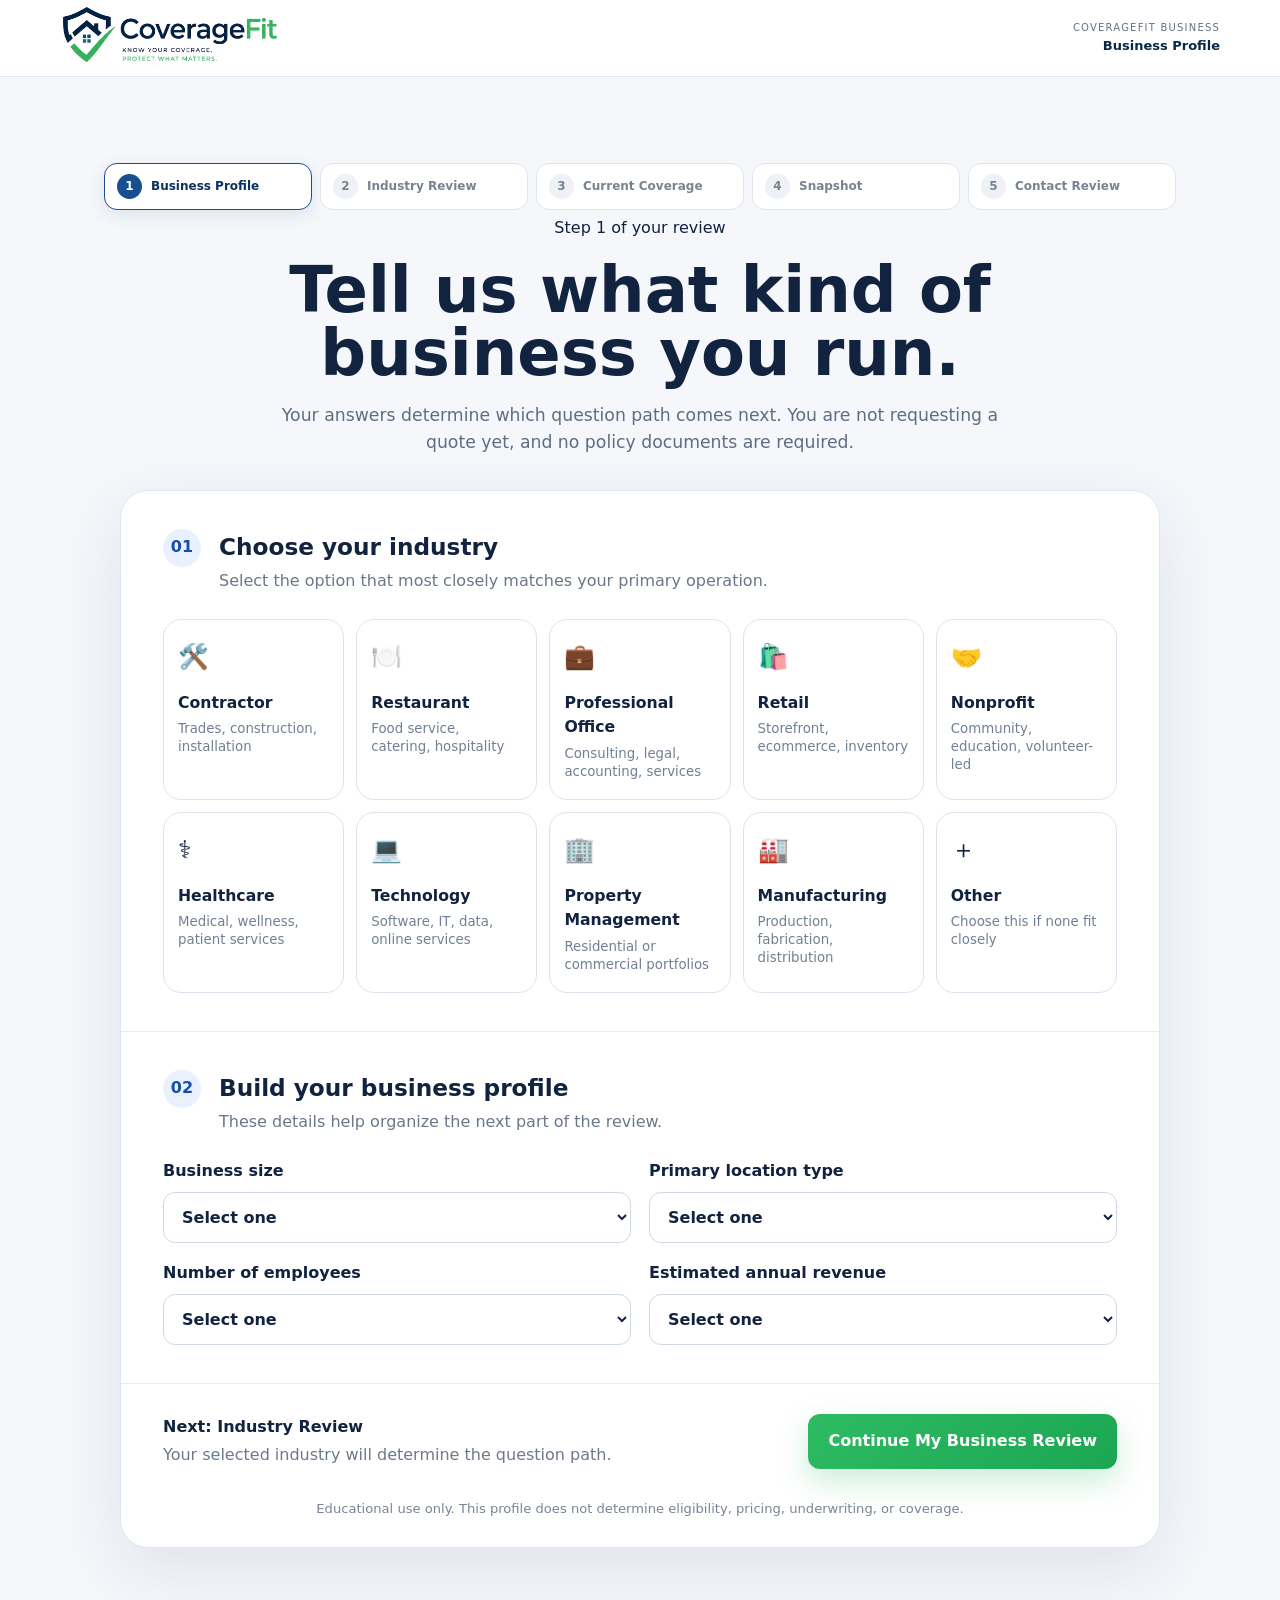
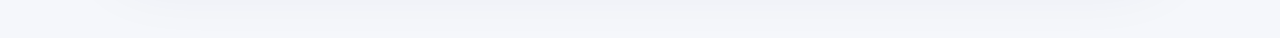
<file: business/assessment/index.html>
<!DOCTYPE html><html lang="en"><head><meta charset="UTF-8"><meta name="viewport" content="width=device-width,initial-scale=1">
  <link rel="manifest" href="/site.webmanifest">
  <meta name="theme-color" content="#0b2f57"><title>CoverageFit Business Protection Review</title><meta name="description" content="Build your personalized Protection Snapshot in about three minutes."><link rel="icon" href="/assets/images/coveragefit-mark.svg"><link rel="stylesheet" href="/assets/css/coveragefit.css"><link rel="stylesheet" href="/assets/css/pilot.css"><link rel="stylesheet" href="/assets/css/journey-timeline.css"><link rel="stylesheet" href="/assets/css/report-generation.css"><link rel="stylesheet" href="/assets/css/trigger-illustrations.css"><link rel="stylesheet" href="/assets/css/business-profile.css">
</head><body class="assessment-shell" data-assessment-route="pilot" data-journey-step="1"><header class="assessment-top"><div class="wrap assessment-top-inner"><a href="/"><img src="/assets/images/coveragefit-logo-board.png" alt="CoverageFit"></a><div class="assessment-presented"><span>Presented by</span><strong data-producer-name>Dylan Haysbert</strong></div></div></header><main class="assessment-main"><div class="business-journey" id="businessJourney" aria-label="Business coverage review progress"><div class="journey-step is-complete" data-stage="profile"><span>1</span><strong>Business Profile</strong></div><div class="journey-step is-active" data-stage="industry"><span>2</span><strong>Industry Review</strong></div><div class="journey-step" data-stage="coverage"><span>3</span><strong>Current Coverage</strong></div><div class="journey-step" data-stage="snapshot"><span>4</span><strong>Snapshot</strong></div><div class="journey-step" data-stage="contact"><span>5</span><strong>Contact Review</strong></div></div>
<section class="cf-trigger-visual" data-cf-assessment-visual style="max-width:260px">
  <img data-trigger-illustration src="/assets/illustrations/default.svg" alt="Protection review illustration">
</section>
<div class="wrap"><div class="assessment-intro"><span class="eyebrow-chip">CoverageFit Business</span><h1 data-trigger-assessment-title>Let's build your Business Protection Snapshot.</h1><p data-trigger-assessment-copy>Each question teaches one useful concept. You do not need your policy in front of you, and “not sure” is always a valid answer.</p></div><div class="tool-card pilot-tool"><div id="quiz"><div class="progress-meta"><span id="stepLabel"></span><span id="timeRemaining">About 3 minutes remaining</span></div><div class="progress"><div class="progress-bar" id="progressBar"></div></div><div class="question"><span class="question-kicker" id="questionKicker">What this helps you understand</span><h2 id="questionTitle"></h2><p id="questionHelp"></p><div class="answers" id="answers"></div></div><div class="actions"><button class="btn ghost" id="backBtn" type="button">← Back</button><button class="btn primary" id="nextBtn" type="button" disabled>Continue My Review</button></div><p class="disclaimer">Educational use only. CoverageFit is not a quote, insurance advice, or a coverage determination.</p></div><div class="early-insight" id="earlyInsight" hidden>
      <span class="eyebrow-chip">One thing we've already noticed</span>
      <h2 id="earlyInsightTitle">Your answers are already creating useful context.</h2>
      <p id="earlyInsightCopy">CoverageFit is beginning to identify the questions most worth bringing into your Protection Review.</p>
      <div class="early-insight-note">You are not being graded. This is about understanding what is worth confirming.</div>
      <button class="btn primary" id="continueInsight" type="button">Continue My Review</button>
    </div><div class="result" id="result" role="region" aria-labelledby="resultTitle">
  <div class="contact-review-shell">
    <div class="contact-review-heading">
      <div class="contact-ready-mark" aria-hidden="true">✓</div>
      <span class="eyebrow-chip">Your review is complete</span>
      <h2 id="resultTitle" tabindex="-1">Your Business Protection Snapshot is ready.</h2>
      <p id="resultCopy"></p>
      <div class="completion-checklist" aria-label="Completed review sections">
        <span><i>✓</i> Business Profile</span><span><i>✓</i> Preparedness Score</span><span><i>✓</i> Personalized Recommendations</span>
      </div>
    </div>
    <div class="snapshot-preview" aria-label="Snapshot preview">
      <div><span>Positive starting point</span><strong id="strongestPreview"></strong></div>
      <div><span>First discussion priority</span><strong id="priorityPreview"></strong></div>
    </div>
    <div class="capture">
      <div><span class="eyebrow">Almost done</span><h3>Where should we send your Protection Snapshot?</h3><p>Your information helps <span data-producer-first-name>Dylan</span> prepare for a focused, more productive Business Protection Review.</p></div>
      <form id="captureForm" action="https://formspree.io/f/mvzlgagr" method="POST" novalidate>
        <input type="hidden" name="_subject" value="New CoverageFit Business Protection Review"><input type="hidden" name="source" value="CoverageFit Business"><input type="hidden" name="trigger" value=""><input type="hidden" name="score" id="captureScore"><input type="hidden" name="risk_areas" id="captureRisks"><input type="hidden" name="priority" id="capturePriority"><input type="hidden" name="report_payload" id="capturePayload">
        <div class="field-row"><label for="firstName">First name<input type="text" name="first_name" id="firstName" required autocomplete="given-name" placeholder="First name"></label><label for="businessName">Business name<input type="text" name="business_name" id="businessName" autocomplete="organization" placeholder="Business name"></label></div>
        <div class="field-row"><label for="email">Email<input type="email" name="email" id="email" required autocomplete="email" placeholder="Email address"></label><label for="phone">Phone<input type="tel" name="phone" id="phone" autocomplete="tel" placeholder="Phone number"></label></div>
        <div class="field-row"><label for="propertyField">Business ZIP<input type="text" name="business_zip" id="propertyField" inputmode="numeric" autocomplete="postal-code" placeholder="Business ZIP code"></label><label for="businessType">Business type<select name="business_type" id="businessType"><option value="">Select one</option><option>Professional or consulting</option><option>Contractor or trades</option><option>Retail or storefront</option><option>Restaurant or food service</option><option>Education, childcare, or nonprofit</option><option>Mobile or home-based service</option><option>Property owner or landlord</option><option>Technology or online business</option><option>Other</option></select></label></div>
        <button class="btn primary full" type="submit">Generate My Protection Snapshot</button>
        <p id="contactConsent">By submitting, you agree that the licensed insurance professional shown on this page may contact you about your assessment. No purchase is required.</p>
      </form>
    </div>
    <div class="contact-review-footer"><span class="privacy-lock">▣ Your information is used only for your coverage review.</span><button class="btn ghost" id="restartBtn" type="button">Retake review</button></div>
    <p class="disclaimer">Your Protection Snapshot is directional and educational. Actual coverage is governed by the issued policy.</p>
  </div>
</div><div id="gapGrid" hidden></div><div id="scoreCircle" hidden><span id="scoreNumber">0</span></div></div></div></main><script src="/assets/js/attribution.js"></script><script src="/assets/js/producer-config.js"></script><script src="/assets/js/producer-branding.js"></script><script src="/assets/js/analytics.js"></script><script src="/business/assessment-config.js"></script><script src="/assets/js/trigger-context.js"></script><script src="/assets/js/report-generation.js"></script><script src="/assets/js/business-industry-modules.js"></script><script src="/assets/js/business-shared-questions.js"></script><script src="/assets/js/business-assessment-profile.js"></script><script src="/assets/js/assessment-engine.js"></script><script src="/assets/js/journey-timeline.js"></script><script src="/assets/js/trigger-illustrations.js"></script><script src="/assets/js/business-production-ui.js"></script>
</body></html>
</file>
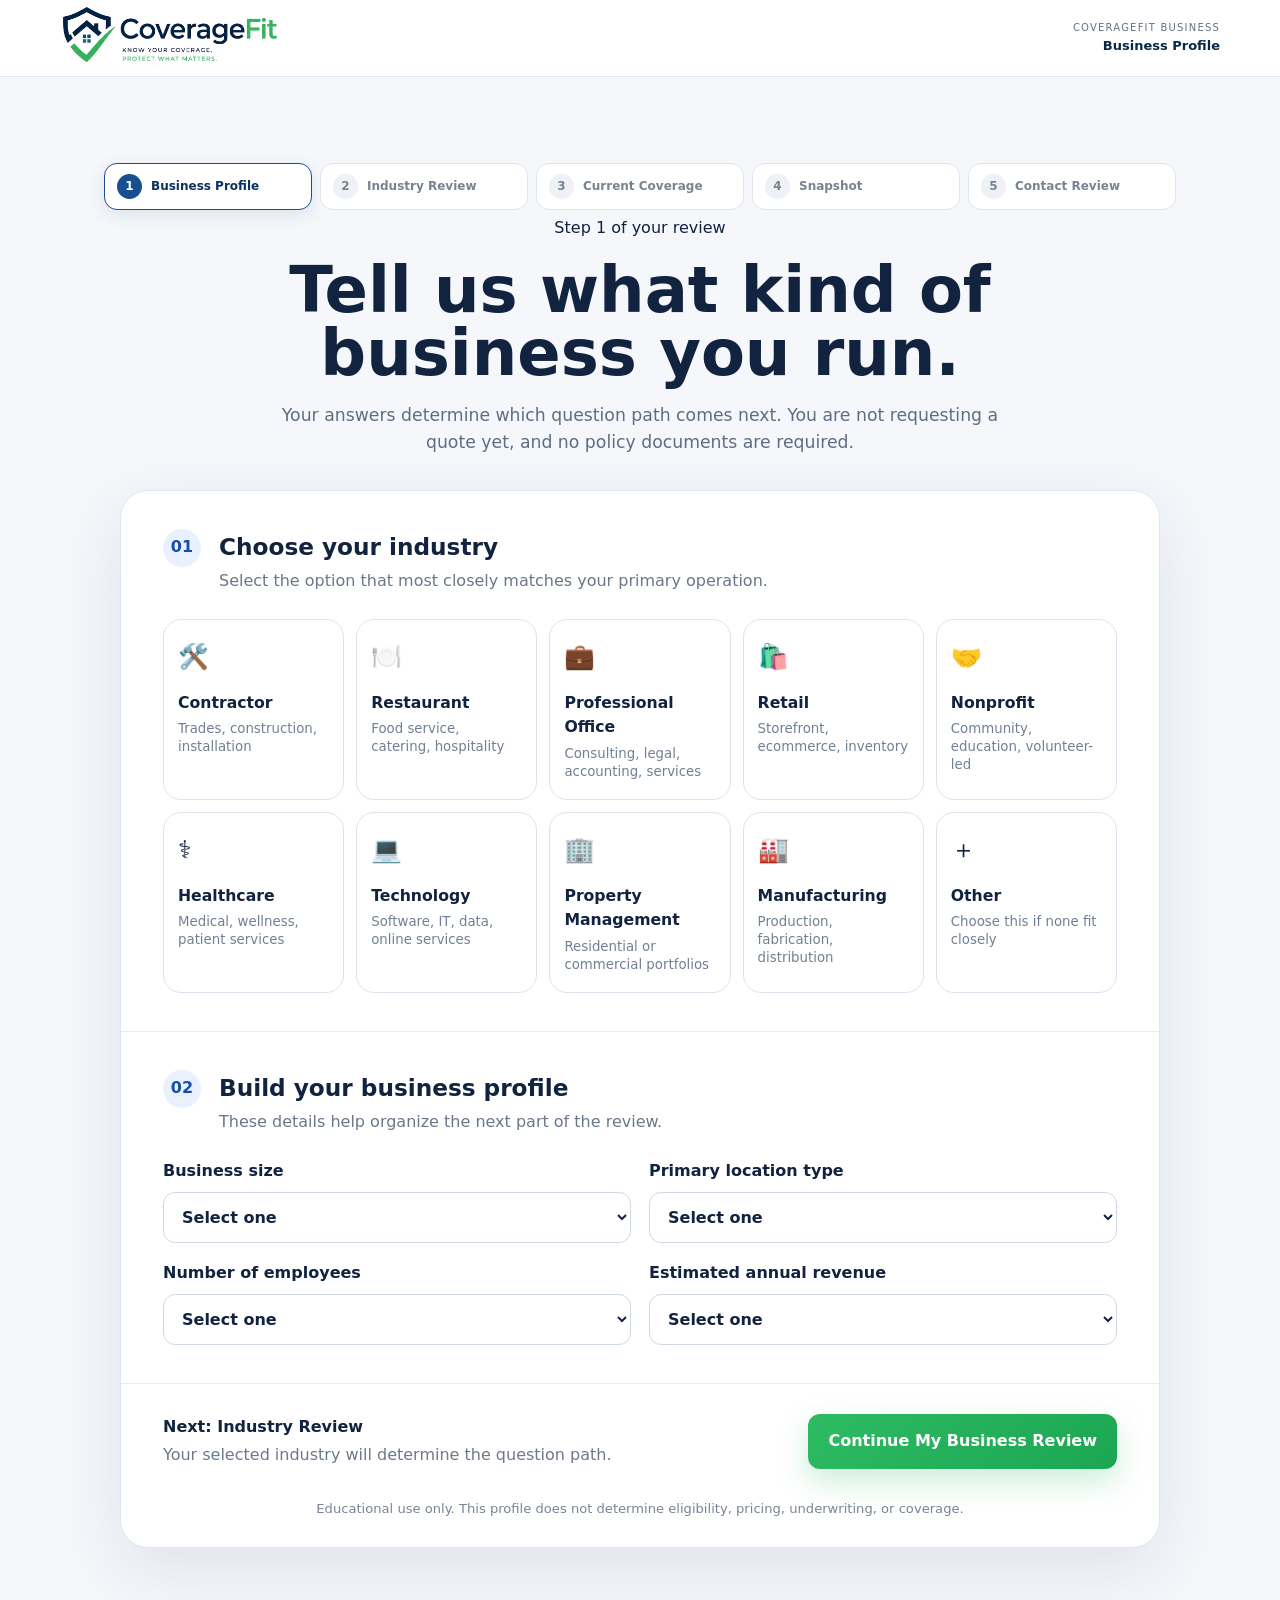
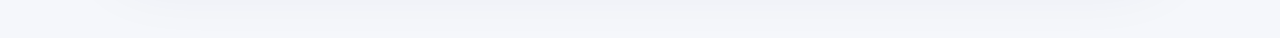
<file: business/profile/index.html>
<!DOCTYPE html>
<html lang="en">
<head>
  <meta charset="UTF-8">
  <meta name="viewport" content="width=device-width,initial-scale=1">
  <link rel="manifest" href="/site.webmanifest">
  <meta name="theme-color" content="#0b2f57">
  <title>Business Profile | CoverageFit Business</title>
  <meta name="description" content="Tell CoverageFit a little about your business so your review can follow the right path.">
  <link rel="icon" href="/assets/images/coveragefit-mark.svg">
  <link rel="stylesheet" href="/assets/css/coveragefit.css">
  <link rel="stylesheet" href="/assets/css/pilot.css">
  <link rel="stylesheet" href="/assets/css/business-profile.css">
</head>
<body class="business-profile-page">
<header class="assessment-top"><div class="wrap assessment-top-inner"><a href="/business/"><img src="/assets/images/coveragefit-logo-board.png" alt="CoverageFit"></a><div class="assessment-presented"><span>CoverageFit Business</span><strong>Business Profile</strong></div></div></header>
<main class="business-profile-main"><div class="business-journey" id="businessJourney" aria-label="Business coverage review progress"><div class="journey-step is-active" data-stage="profile"><span>1</span><strong>Business Profile</strong></div><div class="journey-step" data-stage="industry"><span>2</span><strong>Industry Review</strong></div><div class="journey-step" data-stage="coverage"><span>3</span><strong>Current Coverage</strong></div><div class="journey-step" data-stage="snapshot"><span>4</span><strong>Snapshot</strong></div><div class="journey-step" data-stage="contact"><span>5</span><strong>Contact Review</strong></div></div>
  <div class="wrap business-profile-wrap">
    <div class="business-profile-intro">
      <span class="eyebrow-chip">Step 1 of your review</span>
      <h1>Tell us what kind of business you run.</h1>
      <p>Your answers determine which question path comes next. You are not requesting a quote yet, and no policy documents are required.</p>
    </div>
    <form id="businessProfileForm" class="business-profile-card">
      <section class="profile-section">
        <div class="profile-heading"><span>01</span><div><h2>Choose your industry</h2><p>Select the option that most closely matches your primary operation.</p></div></div>
        <div class="industry-grid" id="industryGrid">
          <label class="industry-option"><input type="radio" name="industry" value="contractor" required><span class="industry-icon">🛠️</span><strong>Contractor</strong><small>Trades, construction, installation</small></label>
          <label class="industry-option"><input type="radio" name="industry" value="restaurant"><span class="industry-icon">🍽️</span><strong>Restaurant</strong><small>Food service, catering, hospitality</small></label>
          <label class="industry-option"><input type="radio" name="industry" value="professional-office"><span class="industry-icon">💼</span><strong>Professional Office</strong><small>Consulting, legal, accounting, services</small></label>
          <label class="industry-option"><input type="radio" name="industry" value="retail"><span class="industry-icon">🛍️</span><strong>Retail</strong><small>Storefront, ecommerce, inventory</small></label>
          <label class="industry-option"><input type="radio" name="industry" value="nonprofit"><span class="industry-icon">🤝</span><strong>Nonprofit</strong><small>Community, education, volunteer-led</small></label>
          <label class="industry-option"><input type="radio" name="industry" value="healthcare"><span class="industry-icon">⚕️</span><strong>Healthcare</strong><small>Medical, wellness, patient services</small></label>
          <label class="industry-option"><input type="radio" name="industry" value="technology"><span class="industry-icon">💻</span><strong>Technology</strong><small>Software, IT, data, online services</small></label>
          <label class="industry-option"><input type="radio" name="industry" value="property-management"><span class="industry-icon">🏢</span><strong>Property Management</strong><small>Residential or commercial portfolios</small></label>
          <label class="industry-option"><input type="radio" name="industry" value="manufacturing"><span class="industry-icon">🏭</span><strong>Manufacturing</strong><small>Production, fabrication, distribution</small></label>
          <label class="industry-option"><input type="radio" name="industry" value="other"><span class="industry-icon">＋</span><strong>Other</strong><small>Choose this if none fit closely</small></label>
        </div>
      </section>

      <section class="profile-section profile-details">
        <div class="profile-heading"><span>02</span><div><h2>Build your business profile</h2><p>These details help organize the next part of the review.</p></div></div>
        <div class="profile-fields">
          <label>Business size<select name="businessSize" required><option value="">Select one</option><option value="just-me">Just me</option><option value="2-5">2–5 people</option><option value="6-20">6–20 people</option><option value="21-50">21–50 people</option><option value="51-plus">51+ people</option></select></label>
          <label>Primary location type<select name="locationType" required><option value="">Select one</option><option value="home-based">Home-based</option><option value="mobile">Mobile / customer locations</option><option value="office">Office</option><option value="retail-storefront">Retail storefront</option><option value="restaurant-facility">Restaurant / food facility</option><option value="warehouse">Warehouse</option><option value="industrial">Industrial / manufacturing</option><option value="multiple">Multiple location types</option></select></label>
          <label>Number of employees<select name="employees" required><option value="">Select one</option><option value="0">No employees</option><option value="1-5">1–5 employees</option><option value="6-20">6–20 employees</option><option value="21-50">21–50 employees</option><option value="51-plus">51+ employees</option></select></label>
          <label>Estimated annual revenue<select name="revenueRange" required><option value="">Select one</option><option value="pre-revenue">Pre-revenue / startup</option><option value="under-100k">Under $100,000</option><option value="100k-250k">$100,000–$250,000</option><option value="250k-500k">$250,000–$500,000</option><option value="500k-1m">$500,000–$1 million</option><option value="1m-5m">$1 million–$5 million</option><option value="5m-plus">More than $5 million</option></select></label>
        </div>
      </section>

      <div class="profile-submit-row">
        <div><strong>Next: Industry Review</strong><span>Your selected industry will determine the question path.</span></div>
        <button class="btn primary" type="submit">Continue My Business Review</button>
      </div>
      <p class="profile-disclaimer">Educational use only. This profile does not determine eligibility, pricing, underwriting, or coverage.</p>
    </form>
  </div>
</main>
<script src="/assets/js/attribution.js"></script><script src="/assets/js/business-profile.js"></script>
</body>
</html>
</file>
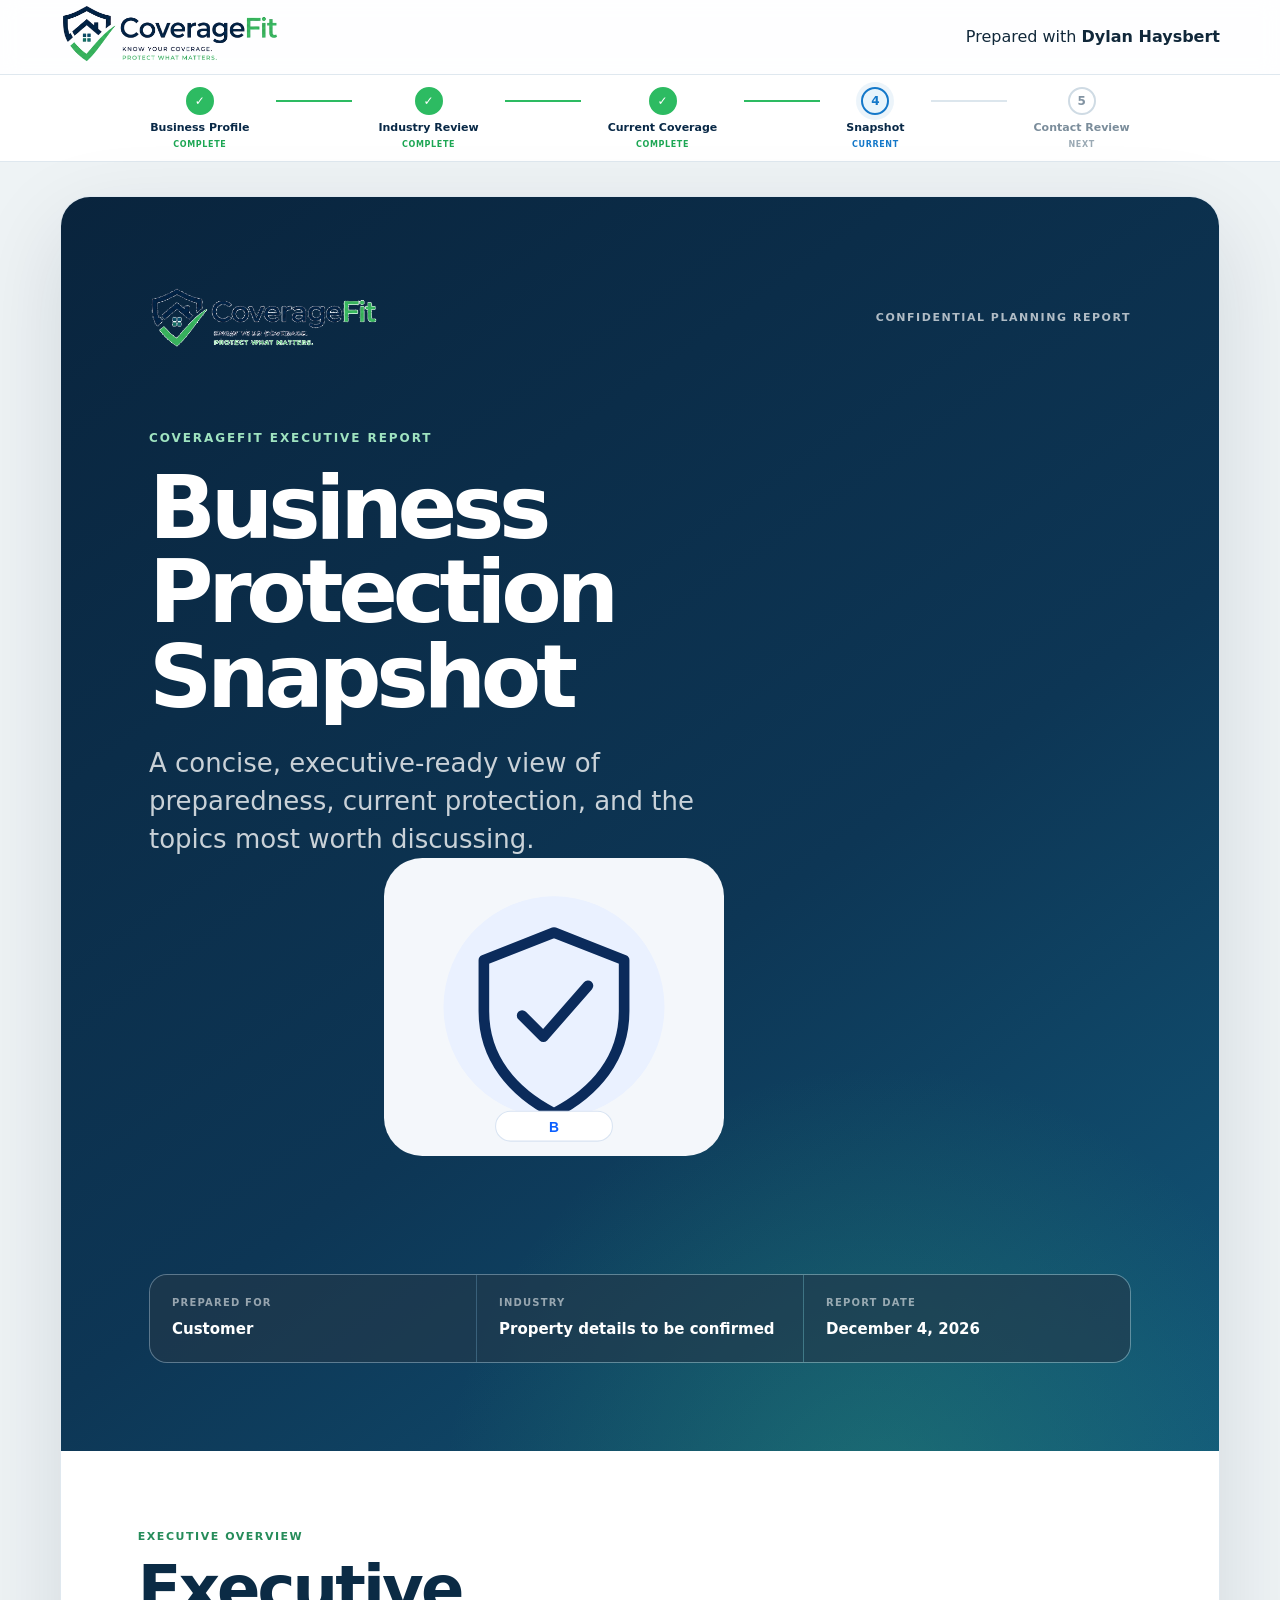
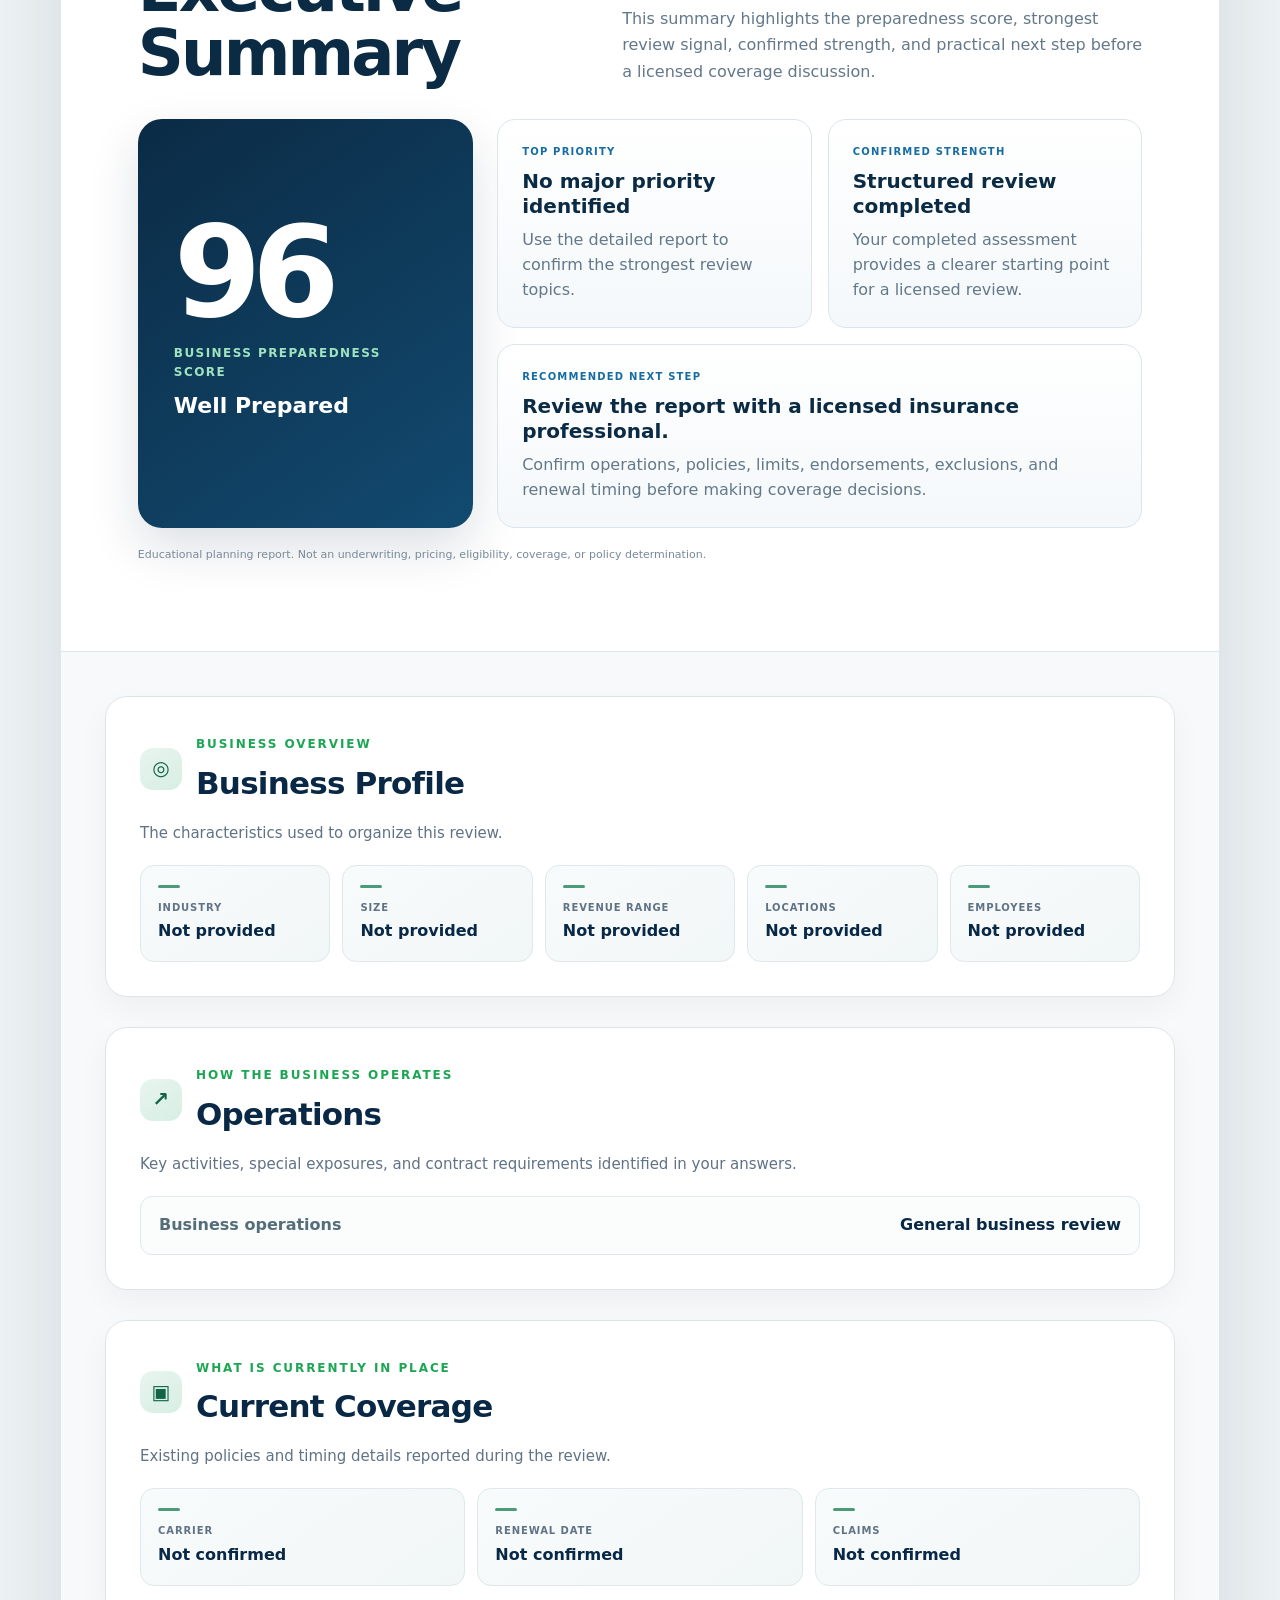
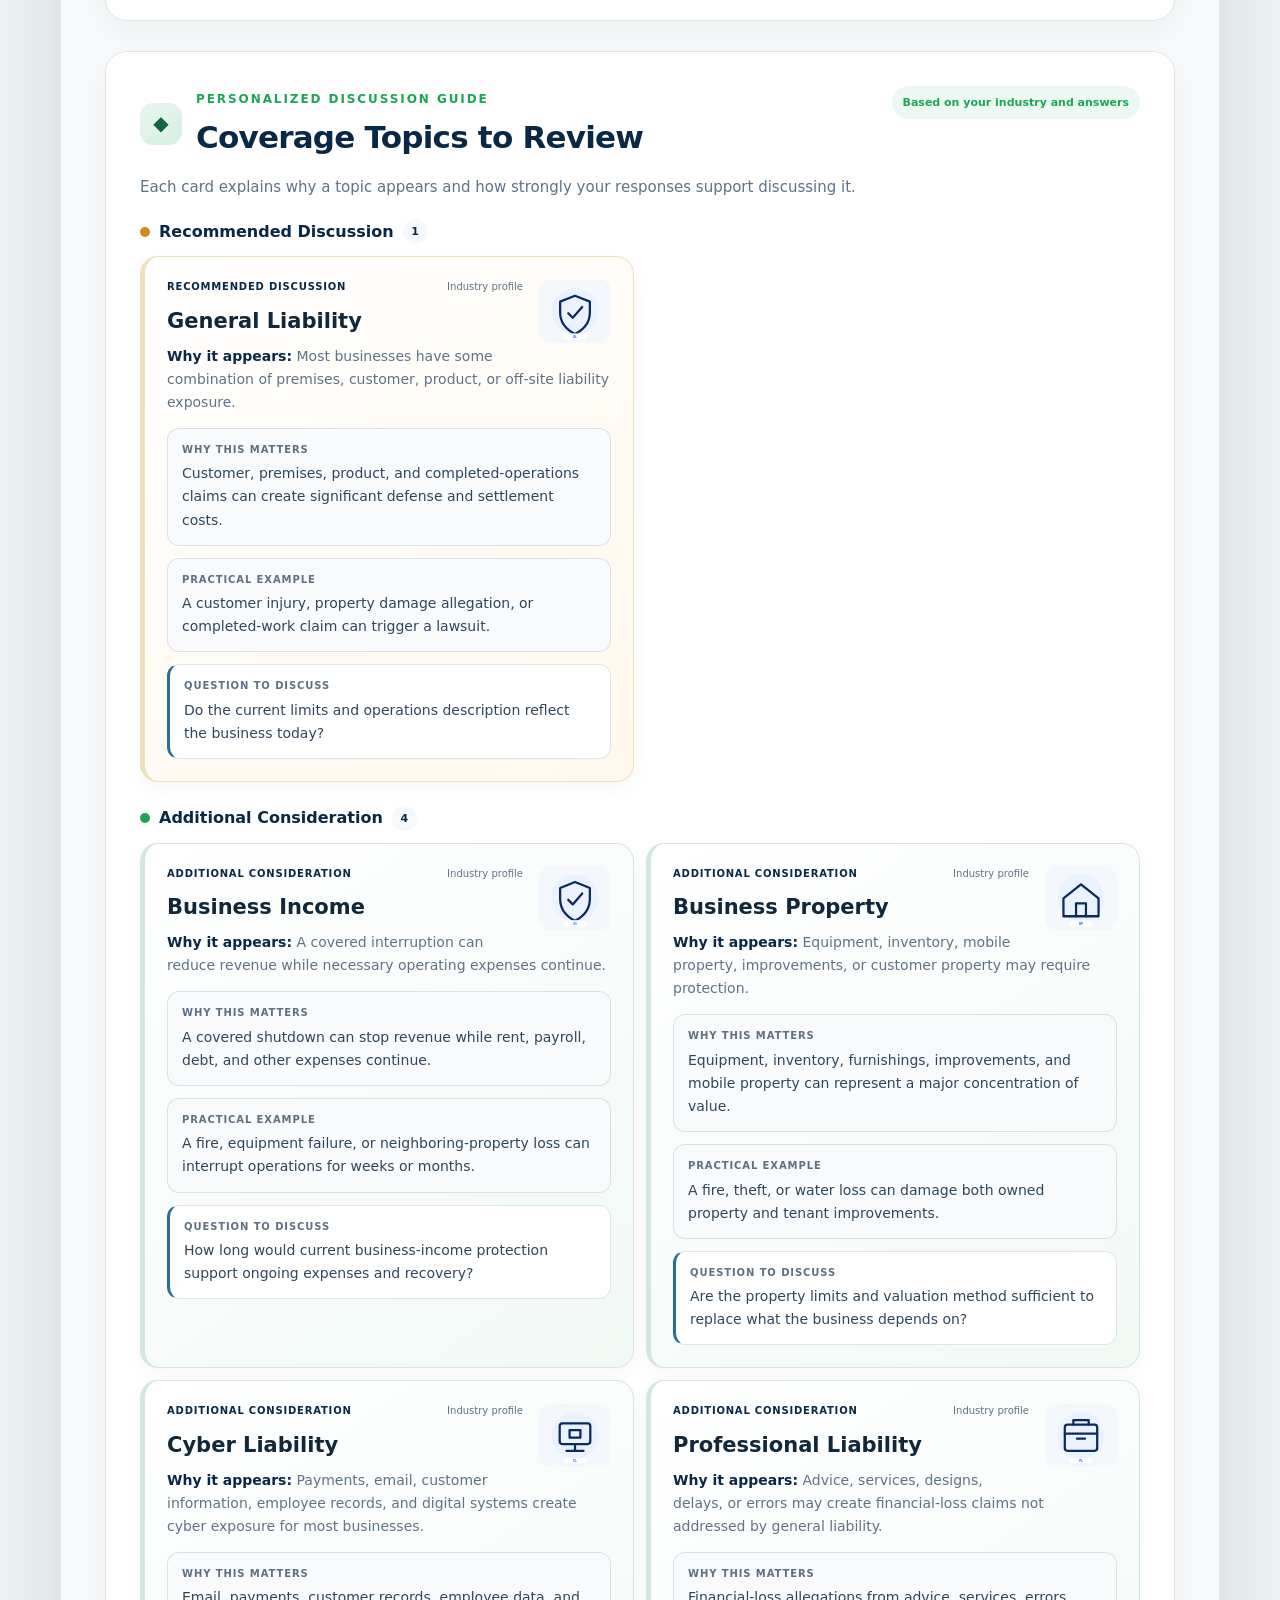
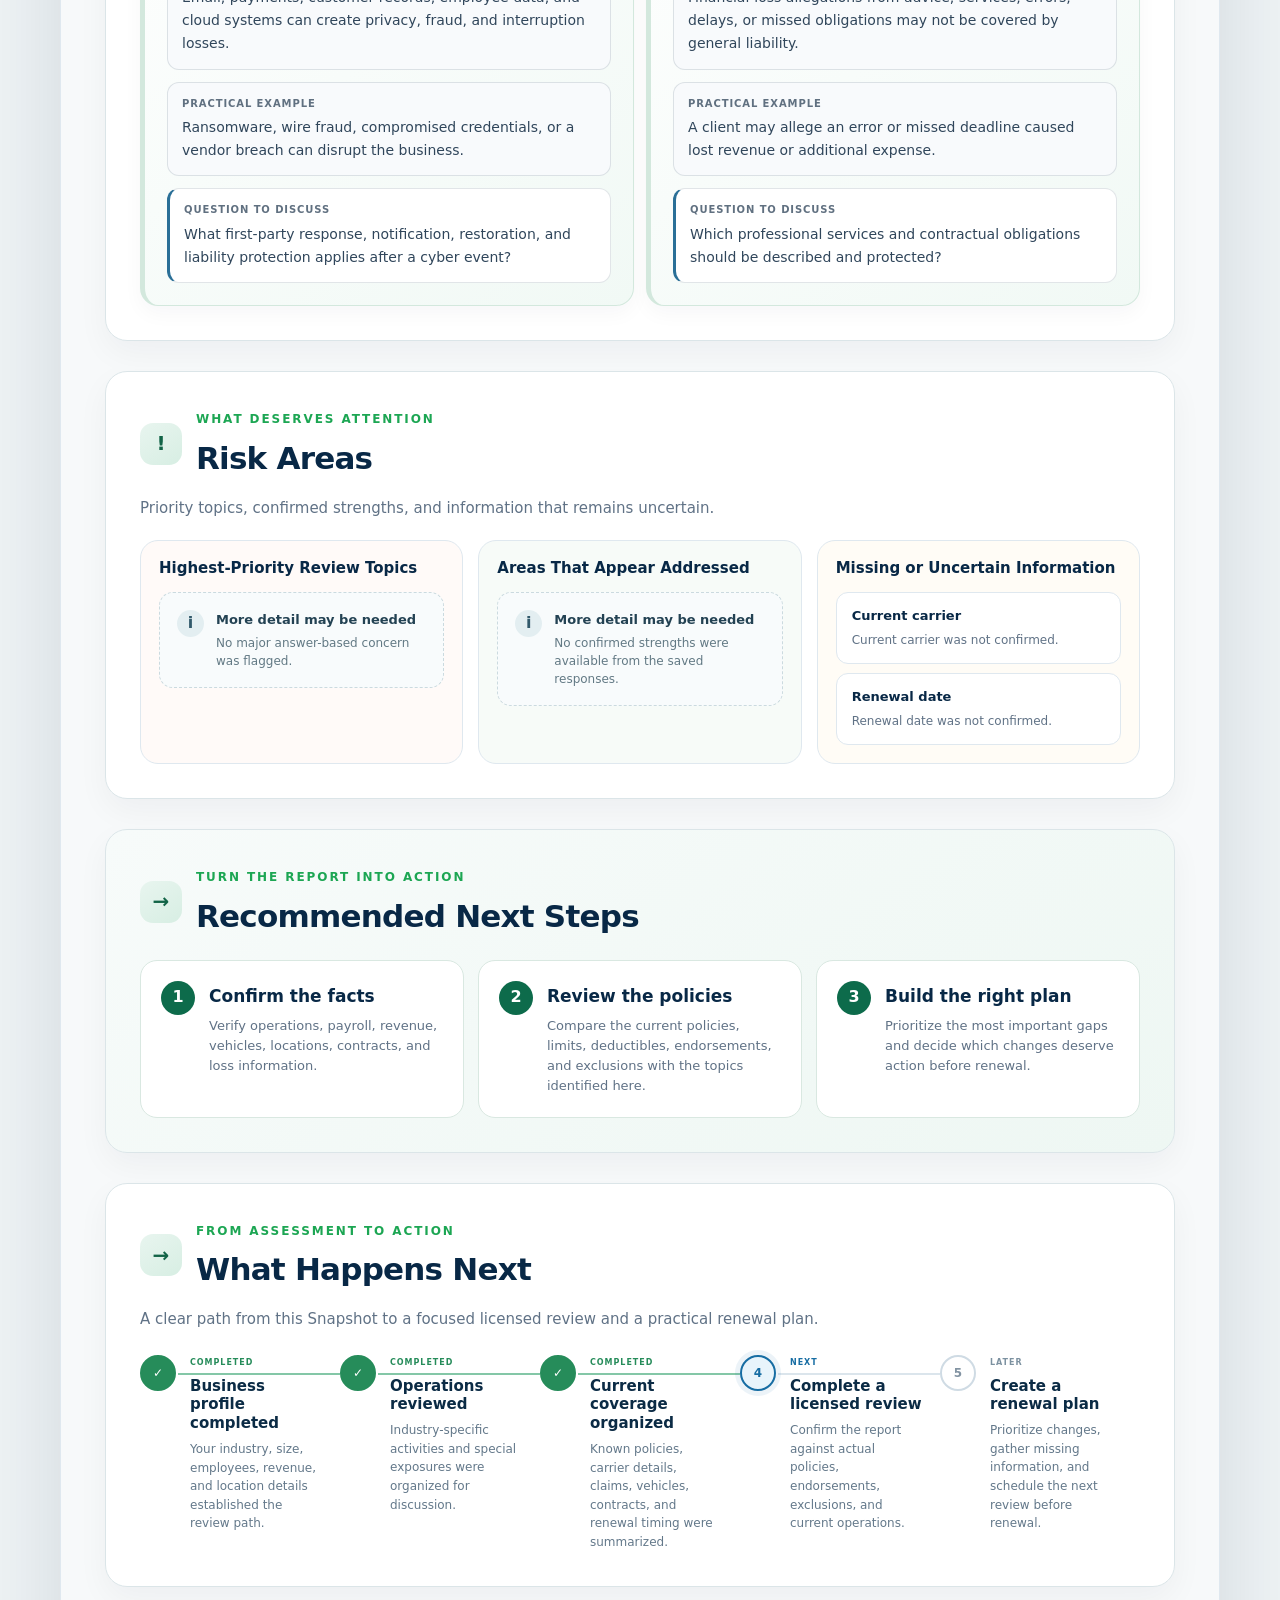
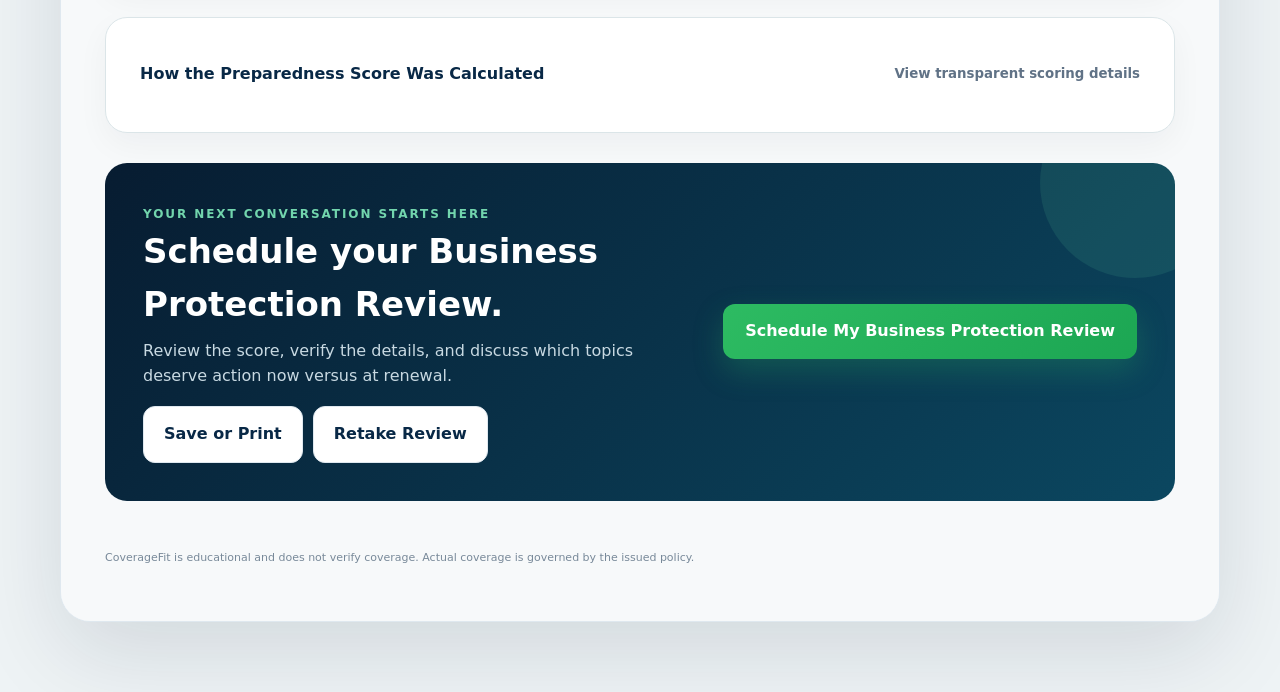
<file: business/report/index.html>
<!DOCTYPE html>
<html lang="en">
<head>
  <meta charset="UTF-8">
  <meta name="viewport" content="width=device-width,initial-scale=1">
  <link rel="manifest" href="/site.webmanifest">
  <meta name="theme-color" content="#0b2f57">
  <title>Your CoverageFit Business Protection Snapshot</title>
  <meta name="description" content="Your personalized CoverageFit Business Protection Snapshot and preparedness score.">
  <link rel="icon" href="/assets/images/coveragefit-mark.svg">
  <link rel="stylesheet" href="/assets/css/coveragefit.css">
  <link rel="stylesheet" href="/assets/css/pilot.css">
  <link rel="stylesheet" href="/assets/css/executive-report-engine.css">
  <link rel="stylesheet" href="/assets/css/trigger-illustrations.css">
  <link rel="stylesheet" href="/assets/css/journey-timeline.css">
<link rel="stylesheet" href="/assets/css/trigger-library.css">
</head>
<body class="report-body business-report-v28 business-report-v29" data-report-type="business" data-journey-product="business" data-journey-step="4">
<header class="report-header">
  <div class="wrap report-header-inner">
    <a href="/" aria-label="CoverageFit home"><img src="/assets/images/coveragefit-logo-board.png" alt="CoverageFit"></a>
    <span>Prepared with <strong data-producer-name>Dylan Haysbert</strong></span>
  </div>
</header>
<main class="business-report cf-exec-body">
<section class="cf-exec-cover" aria-label="Report cover">
  <div class="cf-exec-brand"><img src="/assets/images/coveragefit-logo-board.png" alt="CoverageFit"><span class="cf-exec-confidential">Confidential planning report</span></div>
  <div class="cf-exec-cover-copy"><span class="cf-exec-cover-kicker">CoverageFit Executive Report</span><h1 data-exec-title>Business Protection Snapshot</h1><p class="cf-exec-cover-subtitle" data-exec-subtitle></p><div class="cf-report-cover-visual"><img id="businessReportHero" src="/assets/illustrations/default.svg" alt="CoverageFit business protection illustration"></div></div>
  <div class="cf-exec-cover-meta"><div><span>Prepared for</span><strong data-exec-name>Your Business</strong></div><div><span>Industry</span><strong data-exec-detail>Business</strong></div><div><span>Report date</span><strong data-exec-date></strong></div></div>
</section>
<section class="cf-exec-summary-page" aria-labelledby="exec-summary-title">
  <span class="cf-exec-section-kicker">Executive overview</span><div class="cf-exec-summary-head"><h2 id="exec-summary-title">Executive Summary</h2><p>This summary highlights the preparedness score, strongest review signal, confirmed strength, and practical next step before a licensed coverage discussion.</p></div>
  <div class="cf-exec-score-grid"><article class="cf-exec-score-card"><div class="cf-exec-score-number" data-exec-score>0</div><span>Business Preparedness Score</span><strong data-exec-rating>Review Recommended</strong></article><div class="cf-exec-summary-cards"><article class="cf-exec-summary-card"><span>Top priority</span><strong data-exec-priority>No major priority identified</strong><p data-exec-priority-detail></p></article><article class="cf-exec-summary-card"><span>Confirmed strength</span><strong data-exec-strength>Review completed</strong><p data-exec-strength-detail></p></article><article class="cf-exec-summary-card wide"><span>Recommended next step</span><strong>Review the report with a licensed insurance professional.</strong><p>Confirm operations, policies, limits, endorsements, exclusions, and renewal timing before making coverage decisions.</p></article></div></div>
  <p class="disclaimer">Educational planning report. Not an underwriting, pricing, eligibility, coverage, or policy determination.</p>
</section>
  <div class="business-report-content">

    <section class="business-report-section">
      <div class="section-title-with-icon"><span class="section-icon" aria-hidden="true">◎</span><div><span class="eyebrow">Business overview</span><h2>Business Profile</h2></div></div>
      <p class="lead">The characteristics used to organize this review.</p>
      <div class="profile-grid profile-grid-premium" id="profileGrid"></div>
    </section>

    <section class="business-report-section">
      <div class="section-title-with-icon"><span class="section-icon" aria-hidden="true">↗</span><div><span class="eyebrow">How the business operates</span><h2>Operations</h2></div></div>
      <p class="lead">Key activities, special exposures, and contract requirements identified in your answers.</p>
      <div class="snapshot-rows polished-rows" id="operations"></div>
    </section>

    <section class="business-report-section">
      <div class="section-title-with-icon"><span class="section-icon" aria-hidden="true">▣</span><div><span class="eyebrow">What is currently in place</span><h2>Current Coverage</h2></div></div>
      <p class="lead">Existing policies and timing details reported during the review.</p>
      <div class="coverage-grid coverage-grid-premium" id="coverageGrid"></div>
    </section>

    <section class="business-report-section recommendations-section">
      <div class="section-heading-row">
        <div class="section-title-with-icon"><span class="section-icon" aria-hidden="true">◆</span><div><span class="eyebrow">Personalized discussion guide</span><h2>Coverage Topics to Review</h2></div></div>
        <span class="recommendation-note">Based on your industry and answers</span>
      </div>
      <p class="lead">Each card explains why a topic appears and how strongly your responses support discussing it.</p>
      <div class="recommendation-groups" id="recommendationGroups"></div>
    </section>

    <section class="business-report-section risk-dashboard-section">
      <div class="section-title-with-icon"><span class="section-icon" aria-hidden="true">!</span><div><span class="eyebrow">What deserves attention</span><h2>Risk Areas</h2></div></div>
      <p class="lead">Priority topics, confirmed strengths, and information that remains uncertain.</p>
      <div class="risk-dashboard-grid">
        <div class="risk-column priority-column"><h3>Highest-Priority Review Topics</h3><div class="risk-list" id="priorityList"></div></div>
        <div class="risk-column strength-column"><h3>Areas That Appear Addressed</h3><div class="risk-list" id="strengthList"></div></div>
        <div class="risk-column missing-column"><h3>Missing or Uncertain Information</h3><div class="snapshot-rows" id="missingList"></div></div>
      </div>
    </section>

    <section class="business-report-section next-steps-section">
      <div class="section-title-with-icon"><span class="section-icon" aria-hidden="true">→</span><div><span class="eyebrow">Turn the report into action</span><h2>Recommended Next Steps</h2></div></div>
      <div class="next-steps-grid">
        <article><span>1</span><div><h3>Confirm the facts</h3><p>Verify operations, payroll, revenue, vehicles, locations, contracts, and loss information.</p></div></article>
        <article><span>2</span><div><h3>Review the policies</h3><p>Compare the current policies, limits, deductibles, endorsements, and exclusions with the topics identified here.</p></div></article>
        <article><span>3</span><div><h3>Build the right plan</h3><p>Prioritize the most important gaps and decide which changes deserve action before renewal.</p></div></article>
      </div>
    </section>

    <section class="business-report-section journey-plan-section">
      <div class="section-title-with-icon"><span class="section-icon" aria-hidden="true">→</span><div><span class="eyebrow">From assessment to action</span><h2>What Happens Next</h2></div></div>
      <p class="lead">A clear path from this Snapshot to a focused licensed review and a practical renewal plan.</p>
      <div data-cf-action-timeline></div>
    </section>

    <section class="business-report-section methodology">
      <details>
        <summary><span>How the Preparedness Score Was Calculated</span><small>View transparent scoring details</small></summary>
        <p class="lead">The score begins at 100. Each answer has a visible, predefined preparedness deduction. Confirmed or not-applicable answers receive no deduction. Missing carrier or renewal information deducts two points each. No carrier appetite, underwriting rule, premium, or eligibility data is used.</p>
        <div class="deduction-list" id="deductions"></div>
      </details>
    </section>

    <section class="report-cta report-cta-premium">
      <div>
        <span class="eyebrow">Your next conversation starts here</span>
        <h2>Schedule your Business Protection Review.</h2>
        <p>Review the score, verify the details, and discuss which topics deserve action now versus at renewal.</p>
        <div class="report-actions"><button class="btn ghost" id="printReport" type="button">Save or Print</button><a class="btn ghost" href="/business/assessment/">Retake Review</a></div>
      </div>
      <a class="btn primary schedule-review-button" href="/book/?product=business">Schedule My Business Protection Review</a>
    </section>
    <p class="disclaimer">CoverageFit is educational and does not verify coverage. Actual coverage is governed by the issued policy.</p>
  </div>
</main>
<script src="/assets/js/attribution.js"></script><script src="/assets/js/producer-config.js"></script><script src="/assets/js/executive-report-engine.js"></script><script src="/assets/js/illustration-engine.js"></script><script src="/assets/js/recommendation-engine.js"></script><script src="/assets/js/business-recommendation-rules.js"></script><script src="/assets/js/trigger-library.js"></script><script src="/assets/js/producer-branding.js"></script><script src="/assets/js/analytics.js"></script><script src="/assets/js/business-recommendations.js"></script><script src="/assets/js/business-report.js"></script><script src="/assets/js/business-production-ui.js"></script><script src="/assets/js/journey-timeline.js"></script>
</body></html>
</file>
<file: assets/css/coveragefit.css>
:root{--navy:#082846;--navy2:#061a2e;--blue:#1478c9;--green:#2dbb62;--green2:#1ca653;--ink:#12263a;--muted:#607286;--line:#dfe8ef;--pale:#f5f9fc;--white:#fff;--orange:#e7933f;--shadow:0 22px 70px rgba(8,40,70,.12);--radius:24px}*{box-sizing:border-box}html{scroll-behavior:smooth}body{margin:0;font-family:Inter,ui-sans-serif,system-ui,-apple-system,BlinkMacSystemFont,"Segoe UI",sans-serif;color:var(--ink);background:#fff;line-height:1.55}.wrap{width:min(1160px,calc(100% - 40px));margin:auto}.site-header{position:sticky;top:0;z-index:40;background:rgba(255,255,255,.92);backdrop-filter:blur(16px);border-bottom:1px solid rgba(223,232,239,.8)}.nav-shell{height:92px;display:flex;align-items:center;gap:30px}.logo img{display:block;width:292px;height:auto;max-height:72px;object-fit:contain}.nav-shell nav{display:flex;gap:26px;margin-left:auto}.nav-shell nav a,.footer-grid a{color:var(--ink);text-decoration:none;font-size:14px;font-weight:650}.nav-cta,.btn{display:inline-flex;align-items:center;justify-content:center;text-decoration:none;border:0;cursor:pointer;font:inherit;font-weight:800;border-radius:12px;transition:.2s}.nav-cta{background:var(--navy);color:#fff;padding:12px 18px}.menu{display:none;margin-left:auto;background:none;border:0;font-size:24px}.hero{overflow:hidden;background:radial-gradient(circle at 78% 15%,rgba(45,187,98,.15),transparent 28%),linear-gradient(135deg,#f9fcff 0%,#eef7fc 52%,#f7fcf9 100%);padding:76px 0 84px}.hero-grid{display:grid;grid-template-columns:1.05fr .8fr;gap:72px;align-items:center}.pill,.eyebrow,.assessment-heading>span,.section-head>span{display:inline-block;text-transform:uppercase;letter-spacing:.16em;font-size:12px;font-weight:850;color:var(--green2)}.pill{padding:8px 12px;background:#e7f8ee;border:1px solid #c7efd7;border-radius:999px}.hero h1{font-size:clamp(48px,6vw,78px);line-height:1.02;letter-spacing:-.05em;margin:22px 0}.hero h1 em{font-style:normal;color:var(--green)}.hero-copy>p{font-size:20px;color:var(--muted);max-width:690px}.hero-actions{display:flex;gap:14px;margin:30px 0 18px}.btn{padding:15px 20px}.btn.primary{background:linear-gradient(135deg,var(--green),var(--green2));color:#fff;box-shadow:0 12px 30px rgba(45,187,98,.25)}.btn.ghost{border:1px solid var(--line);background:#fff;color:var(--navy)}.btn.white{background:#fff;color:var(--navy)}.btn.full{width:100%}.micro-proof{display:flex;flex-wrap:wrap;gap:18px;color:var(--muted);font-size:13px}.dashboard-card{background:#fff;border:1px solid rgba(255,255,255,.8);border-radius:28px;padding:28px;box-shadow:var(--shadow);position:relative}.dashboard-card:before{content:"";position:absolute;inset:-1px;border-radius:28px;padding:1px;background:linear-gradient(140deg,rgba(20,120,201,.25),rgba(45,187,98,.35));-webkit-mask:linear-gradient(#000 0 0) content-box,linear-gradient(#000 0 0);-webkit-mask-composite:xor;pointer-events:none}.mini-brand{display:flex;align-items:center;gap:10px;font-size:13px;font-weight:750}.mini-brand img{width:34px;height:36px;object-fit:contain}.gauge{width:190px;height:190px;margin:26px auto 18px;border-radius:50%;display:grid;place-items:center;background:conic-gradient(var(--green) 295deg,#e7eef3 0)}.gauge-inner{width:146px;height:146px;background:#fff;border-radius:50%;display:flex;flex-direction:column;align-items:center;justify-content:center;box-shadow:inset 0 0 0 1px var(--line)}.gauge-inner strong{font-size:54px;line-height:1;color:var(--navy)}.gauge-inner span{font-size:12px;color:var(--muted)}.preview-status{text-align:center;margin-bottom:20px}.preview-status b,.preview-status span{display:block}.preview-status span{color:var(--muted);font-size:13px}.preview-bars>div{display:grid;grid-template-columns:90px 1fr 30px;align-items:center;gap:10px;font-size:12px;margin:12px 0}.preview-bars i{height:7px;background:#eaf0f4;border-radius:8px;overflow:hidden}.preview-bars i b{display:block;height:100%;background:linear-gradient(90deg,var(--blue),var(--green));border-radius:8px}.dashboard-note{background:var(--pale);border-radius:12px;padding:12px;text-align:center;font-size:12px;color:var(--muted);margin-top:18px}.trust-bar{border-top:1px solid var(--line);border-bottom:1px solid var(--line);background:#fff}.trust-row{display:grid;grid-template-columns:repeat(4,1fr);text-align:center;padding:20px 0;color:var(--navy);font-weight:800;letter-spacing:.08em;text-transform:uppercase;font-size:12px}.trust-row span+span{border-left:1px solid var(--line)}.section{padding:100px 0}.pale{background:var(--pale)}.section-head{text-align:center;max-width:760px;margin:0 auto 50px}.section h2,.assessment-heading h2{font-size:clamp(34px,4vw,52px);line-height:1.08;letter-spacing:-.035em;margin:10px 0 16px;color:var(--navy)}.section-head p,.score-story>div>p,.guide p{color:var(--muted);font-size:18px}.three-grid{display:grid;grid-template-columns:repeat(3,1fr);gap:22px}.three-grid article{position:relative;border:1px solid var(--line);border-radius:var(--radius);padding:30px;background:#fff}.three-grid article>b{position:absolute;right:24px;top:20px;font-size:42px;color:#eef3f6}.icon{width:52px;height:52px;border-radius:16px;background:#e8f8ef;color:var(--green2);display:grid;place-items:center;font-size:26px;font-weight:800}.three-grid h3{font-size:21px;color:var(--navy)}.three-grid p{color:var(--muted)}.score-story{display:grid;grid-template-columns:.9fr 1.1fr;gap:70px;align-items:center}.legend{display:grid;gap:10px;margin-top:28px}.legend div{display:grid;grid-template-columns:14px 75px 1fr;align-items:center;gap:10px}.legend i{width:10px;height:10px;border-radius:50%}.green{background:var(--green)}.blue{background:var(--blue)}.orange{background:var(--orange)}.score-tiles{display:grid;grid-template-columns:1fr 1fr;gap:16px}.score-tiles article{background:#fff;border:1px solid var(--line);border-radius:20px;padding:24px}.score-tiles article:first-child{grid-column:1/-1}.score-tiles span{font-size:12px;text-transform:uppercase;letter-spacing:.1em;color:var(--muted);font-weight:800}.score-tiles strong{display:block;font-size:22px;margin:8px 0;color:var(--navy)}.score-tiles p{margin:0;color:var(--muted)}.assessment-section{padding:100px 0;background:linear-gradient(180deg,#092b4c 0%,#061b30 100%)}.assessment-heading{text-align:center;color:#fff;max-width:760px;margin:0 auto 42px}.assessment-heading h2{color:#fff}.assessment-heading p{color:#c7d7e5}.tool-card{max-width:900px;margin:auto;background:#fff;border-radius:28px;padding:38px;box-shadow:0 30px 100px rgba(0,0,0,.25)}.progress-meta{display:flex;justify-content:space-between;font-size:12px;font-weight:800;color:var(--muted);text-transform:uppercase;letter-spacing:.1em}.progress{height:8px;background:#e9eff3;border-radius:999px;overflow:hidden;margin:12px 0 34px}.progress-bar{height:100%;width:0;background:linear-gradient(90deg,var(--blue),var(--green));transition:.25s}.question-kicker{font-size:12px;color:var(--green2);font-weight:850;text-transform:uppercase;letter-spacing:.1em}.question h2{font-size:32px;color:var(--navy);line-height:1.15;margin:10px 0}.question>p{color:var(--muted)}.answers{display:grid;gap:12px;margin-top:26px}.answer{width:100%;background:#fff;border:1px solid var(--line);border-radius:16px;padding:18px;text-align:left;display:flex;align-items:center;justify-content:space-between;cursor:pointer;transition:.18s}.answer:hover,.answer.selected{border-color:var(--green);background:#f2fcf6;transform:translateY(-1px)}.answer strong,.answer span{display:block}.answer strong{font-size:16px;color:var(--navy)}.answer span{font-size:13px;color:var(--muted);margin-top:3px}.circle{width:21px;height:21px;border-radius:50%;border:2px solid #cbd7df}.answer.selected .circle{border:6px solid var(--green)}.actions{display:flex;justify-content:space-between;gap:12px;margin-top:30px}.actions button:disabled{opacity:.45;cursor:not-allowed}.disclaimer{font-size:11px;color:#788999;margin-top:18px}.result{display:none}.result-top{display:grid;grid-template-columns:180px 1fr;gap:28px;align-items:center}.score-circle{width:170px;height:170px;border-radius:50%;display:grid;place-items:center;background:conic-gradient(var(--green) 0deg,#e7eef3 0deg)}.score-circle>div{width:130px;height:130px;border-radius:50%;background:#fff;display:flex;align-items:center;justify-content:center;gap:4px}.score-circle span{font-size:48px;font-weight:850;color:var(--navy)}.score-circle small{color:var(--muted)}.status{display:inline-block;padding:7px 10px;border-radius:999px;font-size:11px;font-weight:850;text-transform:uppercase;letter-spacing:.08em}.status.good{background:#e6f7ed;color:#168847}.status.medium{background:#e7f1fb;color:#1767a9}.status.weak{background:#fff0df;color:#9a5d14}.result-top h2{color:var(--navy);font-size:34px;line-height:1.1}.result-top p{color:var(--muted)}.preview-grid{display:grid;grid-template-columns:1fr 1fr;gap:15px;margin:28px 0}.preview-card{border:1px solid #cfeadb;background:#f3fbf6;border-radius:16px;padding:20px}.preview-card.priority{border-color:#f3d6b6;background:#fff8ef}.preview-card span,.capture .eyebrow{font-size:11px;text-transform:uppercase;letter-spacing:.1em;color:var(--muted);font-weight:850}.preview-card strong{display:block;color:var(--navy);margin-top:8px}.capture{display:grid;grid-template-columns:.9fr 1.1fr;gap:28px;background:var(--pale);border-radius:20px;padding:26px}.capture h3{font-size:25px;line-height:1.15;color:var(--navy);margin:8px 0}.capture p{color:var(--muted);font-size:13px}.field-row{display:grid;grid-template-columns:1fr 1fr;gap:10px}.capture label{display:block;font-size:11px;font-weight:800;color:var(--navy);margin-bottom:10px}.capture input{width:100%;margin-top:5px;padding:13px;border:1px solid var(--line);border-radius:10px;font:inherit}.gap-grid{display:grid;grid-template-columns:1fr 1fr;gap:12px;margin-top:24px}.gap-card{border-radius:14px;padding:16px;border:1px solid var(--line)}.gap-card strong,.gap-card span{display:block}.gap-card span{font-size:12px;color:var(--muted);margin-top:5px}.gap-card.good{border-left:4px solid var(--green)}.gap-card.caution{border-left:4px solid var(--blue)}.gap-card.warning{border-left:4px solid var(--orange)}.result-cta{margin-top:24px;padding:28px;border-radius:20px;background:linear-gradient(135deg,var(--navy),#0d477a);color:#fff;display:flex;justify-content:space-between;gap:20px;align-items:center}.result-cta span{font-size:11px;text-transform:uppercase;letter-spacing:.1em;color:#9fd5ff}.result-cta h2{margin:6px 0}.result-cta p{margin:0;color:#caddeb}.guide{background:#fff}.guide-grid{display:grid;grid-template-columns:300px 1fr;gap:70px;align-items:center}.guide-mark{background:linear-gradient(145deg,#edf8f2,#eef7fc);border-radius:32px;padding:55px}.guide-mark img{width:100%;max-height:260px;object-fit:contain}.producer-card{margin-top:28px;border:1px solid var(--line);border-radius:18px;padding:18px;display:grid;grid-template-columns:50px 1fr auto;align-items:center;gap:14px}.avatar{width:50px;height:50px;border-radius:50%;display:grid;place-items:center;background:var(--navy);color:#fff;font-weight:850}.producer-card strong,.producer-card span,.producer-card small{display:block}.producer-card span,.producer-card small{color:var(--muted)}.producer-card a{color:var(--green2);font-weight:850;text-decoration:none}footer{background:#061a2e;color:#d7e5ef;padding:55px 0 20px}.footer-grid{display:grid;grid-template-columns:1.2fr .5fr 1fr;gap:55px}.footer-grid img{width:310px;max-width:100%;border-radius:14px;display:block}.footer-logo{filter:none!important}.footer-grid b,.footer-grid a{display:block;color:#fff;margin-bottom:10px}.footer-grid p{margin:0;color:#adc2d1;font-size:13px}.copyright{border-top:1px solid rgba(255,255,255,.1);padding-top:18px;margin-top:36px;font-size:12px;color:#839bab}.mobile-sticky{display:none}@media(max-width:850px){.nav-shell nav,.nav-cta{display:none}.menu{display:block}.hero-grid,.score-story,.guide-grid,.capture{grid-template-columns:1fr}.hero{padding-top:50px}.dashboard-card{max-width:520px}.three-grid{grid-template-columns:1fr}.trust-row{grid-template-columns:1fr 1fr;gap:0}.trust-row span{padding:10px}.trust-row span+span{border-left:0}.score-tiles{grid-template-columns:1fr}.score-tiles article:first-child{grid-column:auto}.result-top{grid-template-columns:1fr;text-align:center}.score-circle{margin:auto}.preview-grid,.gap-grid,.field-row{grid-template-columns:1fr}.result-cta{display:block}.result-cta .btn{margin-top:18px}.guide-mark{max-width:280px}.producer-card{grid-template-columns:50px 1fr}.producer-card a{grid-column:2}.footer-grid{grid-template-columns:1fr}.mobile-sticky{display:block;position:fixed;bottom:12px;left:12px;right:12px;z-index:50;background:var(--green);color:#fff;text-decoration:none;text-align:center;padding:14px;border-radius:12px;font-weight:850;box-shadow:0 10px 35px rgba(0,0,0,.22)}body{padding-bottom:70px}}@media(max-width:520px){.wrap{width:min(100% - 24px,1160px)}.logo img{width:242px}.hero h1{font-size:45px}.hero-actions{display:grid}.tool-card{padding:22px}.question h2{font-size:26px}.section{padding:72px 0}.guide-mark{padding:35px}.dashboard-card{padding:20px}}

.answer-feedback{border-radius:14px;padding:15px;margin-top:14px;background:#f4fbf7;border:1px solid #cdebd9}.answer-feedback:empty{display:none}.answer-feedback strong,.answer-feedback span{display:block}.answer-feedback strong{color:#168847;font-size:12px}.answer-feedback span{color:#607286;font-size:13px;margin-top:3px}.progress-preview{display:grid;grid-template-columns:1fr 1fr;gap:12px;margin:18px 0}.progress-preview>div{background:#f5f9fc;border:1px solid #dfe8ef;border-radius:12px;padding:14px}.progress-preview span,.progress-preview small{display:block;color:#607286;font-size:11px}.progress-preview strong{display:block;color:#082846;font-size:19px}@media(max-width:720px){.progress-preview{grid-template-columns:1fr}}

/* Producer presentation layer */
.producer-card .producer-headshot{width:48px;height:48px;border-radius:50%;object-fit:cover}
.producer-card .presented-by{display:block;color:var(--muted,#52606d);font-size:.78rem;margin-bottom:2px}
[hidden]{display:none!important}

/* CoverageFit 4.2.2 conversion-flow enhancements */
.report-ready-overlay{position:fixed;inset:0;z-index:9999;background:rgba(5,25,45,.82);backdrop-filter:blur(8px);display:grid;place-items:center;padding:24px;opacity:0;visibility:hidden;transition:.2s ease}.report-ready-overlay.show{opacity:1;visibility:visible}.report-ready-card{width:min(520px,100%);background:#fff;border-radius:28px;padding:42px 34px;text-align:center;box-shadow:0 30px 90px rgba(0,0,0,.28)}.report-ready-mark{width:62px;height:62px;border-radius:50%;display:grid;place-items:center;margin:0 auto 18px;background:#e6f8ed;color:#168847;font-size:30px;font-weight:900}.report-ready-card>span{font-size:11px;text-transform:uppercase;letter-spacing:.14em;color:#168847;font-weight:900}.report-ready-card h2{margin:10px 0;color:#082846;font-size:30px;letter-spacing:-.035em}.report-ready-card p{margin:0;color:#607286;line-height:1.6}.report-ready-loader{height:5px;background:#e7eef3;border-radius:99px;overflow:hidden;margin-top:25px}.report-ready-loader i{display:block;height:100%;width:42%;background:#2dbb62;border-radius:99px;animation:cfLoad 1.1s ease-in-out infinite}@keyframes cfLoad{0%{transform:translateX(-110%)}100%{transform:translateX(340%)}}.question-kicker{transition:.2s ease}.answer-feedback{animation:cfFeedback .24s ease both}@keyframes cfFeedback{from{opacity:0;transform:translateY(5px)}to{opacity:1;transform:none}}@media(max-width:560px){.report-ready-card{padding:34px 22px}.report-ready-card h2{font-size:26px}}
</file>
<file: assets/css/pages.css>
.page-hero{padding:88px 0 72px;background:radial-gradient(circle at 82% 12%,rgba(45,187,98,.16),transparent 28%),linear-gradient(135deg,#f8fcff,#eef7fc 58%,#f7fcf9)}
.page-hero .narrow,.narrow{max-width:820px;margin:0 auto}.page-hero h1{font-size:clamp(42px,6vw,72px);line-height:1.02;letter-spacing:-.045em;color:var(--navy);margin:16px 0}.page-hero p{font-size:19px;color:var(--muted);max-width:720px}.eyebrow-chip{display:inline-flex;padding:7px 12px;border-radius:999px;background:#e7f8ee;color:var(--green2);font-weight:850;font-size:11px;letter-spacing:.13em;text-transform:uppercase}.content-section{padding:72px 0}.content-section.pale{background:var(--pale)}.content-section h2{font-size:clamp(30px,4vw,48px);color:var(--navy);letter-spacing:-.035em}.content-section h3{color:var(--navy)}.prose{max-width:780px}.prose p,.prose li{color:var(--muted);font-size:17px;line-height:1.75}.card-grid{display:grid;grid-template-columns:repeat(3,1fr);gap:20px}.info-card{background:#fff;border:1px solid var(--line);border-radius:20px;padding:24px;box-shadow:0 12px 34px rgba(5,35,60,.06)}.info-card h3{margin:8px 0}.info-card p{color:var(--muted);line-height:1.6}.route-grid{display:grid;grid-template-columns:repeat(2,1fr);gap:18px}.route-card{display:block;text-decoration:none;background:#fff;border:1px solid var(--line);border-radius:18px;padding:24px;transition:.2s}.route-card:hover{transform:translateY(-2px);box-shadow:var(--shadow)}.route-card span{font-size:12px;color:var(--green2);font-weight:850;text-transform:uppercase;letter-spacing:.1em}.route-card h3{margin:8px 0;color:var(--navy)}.route-card p{color:var(--muted);margin:0}.trigger-hero{padding:78px 0;background:linear-gradient(135deg,#f8fcff,#eff8fc)}.trigger-grid{display:grid;grid-template-columns:1fr .72fr;gap:48px;align-items:center}.trigger-panel{background:#fff;border:1px solid var(--line);border-radius:24px;padding:28px;box-shadow:var(--shadow)}.trigger-panel ul{padding-left:20px;color:var(--muted);line-height:1.8}.step-shell{max-width:840px;margin:0 auto;background:#fff;border:1px solid var(--line);border-radius:24px;padding:32px;box-shadow:var(--shadow)}.step-kicker{font-size:11px;letter-spacing:.12em;text-transform:uppercase;color:var(--green2);font-weight:850}.step-shell h1{font-size:42px;color:var(--navy);letter-spacing:-.035em}.step-shell p{font-size:17px;color:var(--muted);line-height:1.65}.step-actions{display:flex;gap:12px;flex-wrap:wrap;margin-top:24px}.producer-tool{background:#071c30;color:#dce9f1;border-radius:22px;padding:28px}.producer-tool h2,.producer-tool h3{color:#fff}.producer-tool p,.producer-tool li{color:#bed0dc}.legal h1{font-size:46px}.legal h2{margin-top:38px}.legal p,.legal li{color:var(--muted);line-height:1.75}.glossary dt{font-weight:850;color:var(--navy);margin-top:20px}.glossary dd{margin:5px 0 0;color:var(--muted);line-height:1.6}.article-list article{padding:22px 0;border-bottom:1px solid var(--line)}.article-list h3{margin:0 0 6px}.article-list p{margin:0;color:var(--muted)}
@media(max-width:850px){.card-grid{grid-template-columns:1fr}.route-grid{grid-template-columns:1fr}.trigger-grid{grid-template-columns:1fr}.page-hero{padding:62px 0}.step-shell{padding:24px}.step-shell h1{font-size:35px}}

/* CoverageFit platform expansion */
.platform-hero{padding:96px 0 54px;background:radial-gradient(circle at 82% 10%,rgba(45,187,98,.18),transparent 26%),linear-gradient(135deg,#f8fcff,#eef7fc 58%,#f7fcf9)}
.platform-hero-inner{max-width:900px;text-align:center}.platform-hero h1{font-size:clamp(48px,7vw,82px);line-height:1;letter-spacing:-.055em;color:var(--navy);margin:18px 0}.platform-lead{font-size:23px;color:var(--muted);max-width:760px;margin:0 auto}.platform-note{margin:24px auto 0;max-width:760px;padding:14px 18px;border:1px solid #cfe1ec;border-radius:14px;background:rgba(255,255,255,.76);color:#315064;font-size:15px;line-height:1.55}.platform-note.compact{margin:20px 0;max-width:700px}.platform-routes{padding:42px 0 84px;background:#f7fafc}.journey-grid{display:grid;grid-template-columns:repeat(6,1fr);gap:18px}.journey-card{grid-column:span 2;display:block;text-decoration:none;background:#fff;border:1px solid var(--line);border-radius:24px;padding:28px;box-shadow:0 16px 38px rgba(5,35,60,.07);transition:.2s}.journey-card:nth-child(4),.journey-card:nth-child(5){grid-column:span 3}.journey-card.live:hover{transform:translateY(-4px);box-shadow:var(--shadow)}.journey-card.soon{opacity:.72}.journey-card span{font-size:12px;color:var(--green2);font-weight:850;text-transform:uppercase;letter-spacing:.1em}.journey-card h2{font-size:27px;line-height:1.12;color:var(--navy);margin:14px 0 10px}.journey-card p{color:var(--muted);line-height:1.6}.journey-card strong{color:var(--navy)}.journey-icon{width:52px;height:52px;display:grid;place-items:center;border-radius:15px;background:#edf7f2;color:var(--green2);font-size:30px;margin-bottom:18px}.business-topic-panel{align-self:center;padding:34px;background:#fff;border:1px solid var(--line);border-radius:24px;box-shadow:var(--shadow)}.business-topic-panel h2{font-size:30px;color:var(--navy)}.business-topic-panel ul{padding-left:20px;color:var(--muted);line-height:1.9}.footer-journeys{display:flex;gap:14px;flex-wrap:wrap;margin-bottom:12px}.footer-journeys a,.footer-journeys span{color:#bed0dc;font-size:13px;text-decoration:none}.pilot-nav{gap:24px}.pilot-links{flex-wrap:wrap;justify-content:flex-end}
@media(max-width:900px){.journey-card,.journey-card:nth-child(4),.journey-card:nth-child(5){grid-column:span 3}.pilot-links a:not(.btn){display:none}}
@media(max-width:640px){.platform-hero{padding:68px 0 38px}.journey-grid{grid-template-columns:1fr}.journey-card,.journey-card:nth-child(4),.journey-card:nth-child(5){grid-column:auto}.platform-routes{padding-top:24px}.business-topic-panel{padding:24px}}
</file>
<file: assets/css/pilot.css>
:root{--pilot-max:1120px}
*{box-sizing:border-box}
body{overflow-x:hidden}
.pilot-header{position:sticky;top:0;z-index:50;background:rgba(255,255,255,.96);backdrop-filter:blur(16px);border-bottom:1px solid var(--line)}
.pilot-nav{min-height:78px;display:flex;align-items:center;justify-content:space-between;gap:28px}.pilot-logo img{display:block;width:230px;max-width:52vw}.pilot-links{display:flex;align-items:center;gap:26px}.pilot-links a{font-weight:750;color:var(--navy);font-size:14px}.pilot-links .btn{color:#fff}.pilot-menu{display:none}
.pilot-hero{padding:76px 0 72px;background:radial-gradient(circle at 80% 10%,rgba(45,187,98,.15),transparent 30%),linear-gradient(135deg,#f9fcff,#eef7fc 58%,#f8fdf9)}
.pilot-hero-grid{display:grid;grid-template-columns:1.03fr .8fr;gap:64px;align-items:center}.pilot-hero h1{font-size:clamp(45px,6vw,76px);line-height:1;letter-spacing:-.055em;margin:18px 0;color:var(--navy)}.pilot-hero h1 em{font-style:normal;color:var(--green)}.pilot-hero p{font-size:19px;line-height:1.65;color:var(--muted);max-width:690px}.pilot-proof{display:flex;flex-wrap:wrap;gap:14px;margin-top:18px;color:var(--muted);font-size:13px}.pilot-proof span{display:inline-flex;align-items:center;gap:6px}.pilot-art{background:#fff;border-radius:30px;padding:18px;box-shadow:var(--shadow);border:1px solid rgba(255,255,255,.9)}.pilot-art img{display:block;width:100%;border-radius:21px}.presented-strip{display:flex;align-items:center;gap:12px;margin-top:20px;padding:13px 15px;background:#fff;border:1px solid var(--line);border-radius:15px;max-width:450px}.presented-strip .avatar{flex:0 0 auto}.presented-strip span,.presented-strip strong,.presented-strip small{display:block}.presented-strip span{font-size:10px;text-transform:uppercase;letter-spacing:.12em;color:var(--muted);font-weight:850}.presented-strip strong{color:var(--navy)}.presented-strip small{color:var(--muted);font-size:12px}
.pilot-section{padding:78px 0}.pilot-section.pale{background:var(--pale)}.pilot-center{text-align:center;max-width:760px;margin:0 auto 38px}.pilot-center h2{font-size:clamp(31px,4vw,48px);letter-spacing:-.035em;color:var(--navy);margin:8px 0 12px}.pilot-center p{color:var(--muted);font-size:17px}.pilot-three{display:grid;grid-template-columns:repeat(3,1fr);gap:18px}.pilot-card{background:#fff;border:1px solid var(--line);border-radius:20px;padding:26px;box-shadow:0 12px 35px rgba(9,36,61,.06)}.pilot-card .num{display:grid;place-items:center;width:40px;height:40px;border-radius:13px;background:#e8f8ef;color:var(--green2);font-weight:900}.pilot-card h3{color:var(--navy);margin:17px 0 8px}.pilot-card p{color:var(--muted);margin:0}
.pilot-final{padding:72px 0;background:#071c31;color:#fff}.pilot-final-grid{display:grid;grid-template-columns:1fr auto;gap:36px;align-items:center}.pilot-final h2{font-size:clamp(31px,4vw,48px);margin:0 0 10px}.pilot-final p{color:#bbcedc;max-width:670px}.pilot-footer{background:#061728;color:#a9bfce;padding:32px 0}.pilot-footer-inner{display:flex;justify-content:space-between;align-items:center;gap:30px}.pilot-footer img{width:210px;border-radius:8px}.pilot-footer p{max-width:690px;margin:0;font-size:12px}
.assessment-shell{background:#f5f9fc;min-height:100vh}.assessment-top{background:#fff;border-bottom:1px solid var(--line)}.assessment-top-inner{min-height:76px;display:flex;align-items:center;justify-content:space-between}.assessment-top img{width:220px;max-width:53vw}.assessment-presented{text-align:right}.assessment-presented span,.assessment-presented strong{display:block}.assessment-presented span{font-size:10px;color:var(--muted);text-transform:uppercase;letter-spacing:.12em}.assessment-presented strong{font-size:13px;color:var(--navy)}.assessment-main{padding:58px 0 80px}.assessment-intro{text-align:center;max-width:720px;margin:0 auto 30px}.assessment-intro h1{color:var(--navy);font-size:clamp(34px,5vw,54px);letter-spacing:-.04em;margin:10px 0}.assessment-intro p{color:var(--muted);font-size:17px}.tool-card.pilot-tool{max-width:850px;margin:auto}.pilot-tool .question{min-height:300px}.pilot-tool .question h2{font-size:clamp(25px,4vw,38px)}.answer-feedback{display:none}.answer-feedback:not(:empty){display:block}.snapshot-ready{display:grid;grid-template-columns:1fr;gap:18px}.snapshot-status{display:inline-flex;width:max-content;padding:7px 12px;border-radius:999px;background:#e9f8f0;color:var(--green2);font-weight:850;font-size:11px;text-transform:uppercase;letter-spacing:.08em}.snapshot-ready h2{font-size:36px;letter-spacing:-.035em;color:var(--navy);margin:0}.snapshot-ready p{color:var(--muted);font-size:16px}.snapshot-preview{display:grid;grid-template-columns:1fr 1fr;gap:12px}.snapshot-preview>div{padding:17px;border-radius:15px;background:var(--pale)}.snapshot-preview span,.snapshot-preview strong{display:block}.snapshot-preview span{font-size:11px;text-transform:uppercase;letter-spacing:.07em;color:var(--muted)}.snapshot-preview strong{color:var(--navy);margin-top:6px}.capture{margin-top:6px}.capture h3{margin-top:4px}.capture form p{font-size:11px;line-height:1.5}
.report-body{background:#f3f7fa}.report-header{background:#fff;border-bottom:1px solid var(--line)}.report-header-inner{min-height:74px;display:flex;align-items:center;justify-content:space-between}.report-header img{width:220px;max-width:53vw}.report-shell{max-width:980px;margin:34px auto 70px;background:#fff;border:1px solid var(--line);border-radius:26px;box-shadow:var(--shadow);overflow:hidden}.report-hero{padding:50px;background:linear-gradient(135deg,#071e34,#0c3558);color:#fff}.report-kicker{font-size:11px;text-transform:uppercase;letter-spacing:.14em;font-weight:850;color:#8fd7ad}.report-hero h1{font-size:clamp(40px,6vw,68px);letter-spacing:-.05em;margin:12px 0}.report-hero .narrative{font-size:19px;line-height:1.65;color:#d5e4ee;max-width:790px}.report-meta{display:flex;flex-wrap:wrap;gap:12px;margin-top:27px}.report-meta div{background:rgba(255,255,255,.08);border:1px solid rgba(255,255,255,.13);border-radius:12px;padding:10px 13px}.report-meta span,.report-meta strong{display:block}.report-meta span{font-size:9px;text-transform:uppercase;letter-spacing:.1em;color:#a7c0d0}.report-meta strong{font-size:13px}.report-content{padding:42px 50px}.report-section{padding:34px 0;border-bottom:1px solid var(--line)}.report-section:last-child{border-bottom:0}.report-section h2{font-size:31px;letter-spacing:-.035em;color:var(--navy);margin:0 0 9px}.report-section>.lead{color:var(--muted);margin:0 0 24px}.strength-list{display:grid;grid-template-columns:repeat(3,1fr);gap:12px}.strength-item{border:1px solid #cdebd9;background:#f5fcf8;border-radius:16px;padding:18px;color:var(--navy)}.strength-item i{display:block;font-style:normal;color:var(--green);font-weight:900;margin-bottom:7px}.priority-list{display:grid;gap:14px}.priority-card{border:1px solid var(--line);border-radius:18px;padding:22px;display:grid;grid-template-columns:48px 1fr;gap:16px}.priority-num{width:48px;height:48px;display:grid;place-items:center;border-radius:15px;background:#eaf3fb;color:var(--blue);font-weight:900;font-size:19px}.priority-card h3{margin:0 0 7px;color:var(--navy);font-size:22px}.priority-card p{margin:0;color:var(--muted)}.priority-card .ask{margin-top:11px;padding:12px 14px;border-radius:12px;background:var(--pale);color:var(--navy);font-weight:750}.question-list,.action-list{display:grid;gap:10px}.question-list div,.action-list div{display:flex;gap:11px;align-items:flex-start;padding:14px 15px;border:1px solid var(--line);border-radius:13px;color:var(--navy)}.question-list b,.action-list b{color:var(--green);font-size:18px}.report-cta{padding:38px;border-radius:22px;background:#eff9f3;border:1px solid #cdebd9;display:grid;grid-template-columns:1fr auto;gap:28px;align-items:center}.report-cta h2{margin:0 0 8px}.report-cta p{color:var(--muted);margin:0}.report-actions{display:flex;flex-wrap:wrap;gap:10px;margin-top:18px}.benchmark{font-size:11px;color:#a9bfce;margin-top:14px}.report-empty{padding:24px;border-radius:14px;background:#fff5e8;color:#74501a}.booking-page{min-height:100vh;background:linear-gradient(135deg,#f8fcff,#eef7fc)}.booking-card{max-width:760px;margin:54px auto;background:#fff;border:1px solid var(--line);border-radius:28px;box-shadow:var(--shadow);padding:44px}.booking-card h1{font-size:clamp(38px,6vw,60px);letter-spacing:-.045em;color:var(--navy);margin:10px 0}.booking-card>p{color:var(--muted);font-size:17px}.booking-list{display:grid;gap:10px;margin:25px 0}.booking-list div{display:flex;gap:10px;padding:14px;background:var(--pale);border-radius:12px;color:var(--navy)}.booking-actions{display:grid;grid-template-columns:1fr 1fr;gap:12px}.booking-note{text-align:center;margin-top:17px;color:var(--muted);font-size:12px}
@media(max-width:820px){.pilot-links a:not(.btn){display:none}.pilot-hero-grid,.pilot-three,.pilot-final-grid,.strength-list,.report-cta{grid-template-columns:1fr}.pilot-art{max-width:600px;margin:auto}.pilot-final .btn{width:100%;text-align:center}.report-shell{margin:0;border-radius:0;border-left:0;border-right:0}.report-content,.report-hero{padding:34px 22px}.snapshot-preview{grid-template-columns:1fr}.booking-actions{grid-template-columns:1fr}.pilot-footer-inner{display:grid;text-align:center}.pilot-footer img{margin:auto}.assessment-presented span{display:none}}
@media(max-width:520px){.pilot-nav{min-height:68px}.pilot-logo img,.assessment-top img,.report-header img{width:185px}.pilot-hero{padding:52px 0}.pilot-hero h1{font-size:43px}.pilot-hero .btn{width:100%;text-align:center}.pilot-proof{display:grid}.assessment-main{padding-top:38px}.tool-card.pilot-tool{padding:19px}.report-meta{display:grid}.priority-card{grid-template-columns:40px 1fr}.priority-num{width:40px;height:40px}.booking-card{margin:0;border-radius:0;min-height:100vh;padding:34px 22px}}
@media print{.report-header,.report-actions,.report-cta .btn{display:none!important}.report-body{background:#fff}.report-shell{box-shadow:none;border:0;margin:0;max-width:none}.report-hero{print-color-adjust:exact;-webkit-print-color-adjust:exact}.report-section{break-inside:avoid}.report-cta{break-inside:avoid}}

/* Meta conversion polish */
.conversion-positioning{font-size:14px!important;font-weight:850;color:var(--green2)!important;text-transform:uppercase;letter-spacing:.08em;margin:18px 0 6px!important}
.conversion-quote{font-size:22px!important;line-height:1.38!important;font-weight:800;color:var(--navy)!important;max-width:680px}
.trigger-value-box{margin:24px 0 10px;padding:18px 20px;background:rgba(255,255,255,.8);border:1px solid var(--line);border-radius:16px;max-width:650px}
.trigger-value-box>strong{display:block;color:var(--navy);margin-bottom:9px}
.trigger-value-grid{display:grid;gap:7px;color:var(--muted);font-size:14px}
.conversion-proof{margin-top:18px;font-weight:750;color:var(--navy)}
.risk-remover{font-size:13px!important;color:var(--muted)!important;margin:8px 0 14px!important}
.designed-for{font-size:12px!important;color:var(--muted)!important;margin-top:12px!important}
.early-insight{max-width:850px;margin:auto;padding:42px;border-radius:24px;background:linear-gradient(145deg,#fff,#eef8f3);border:1px solid #cdebd9;box-shadow:var(--shadow);text-align:left}
.early-insight h2{font-size:clamp(28px,4vw,42px);color:var(--navy);letter-spacing:-.035em;margin:18px 0 12px}
.early-insight p{font-size:18px;color:var(--muted);line-height:1.65}
.early-insight-note{padding:14px 16px;background:#fff;border:1px solid var(--line);border-radius:14px;color:var(--navy);margin:20px 0;font-size:14px}
.report-thank-you{font-size:17px;line-height:1.65;color:var(--muted);max-width:850px;margin:14px 0 24px;padding:16px 18px;border-left:4px solid var(--green);background:#f4fbf7;border-radius:0 12px 12px 0}
.booking-reassurance{padding:16px 18px;background:#eef9f2;border:1px solid #cdebd9;border-radius:14px;color:var(--navy)!important}
@media(max-width:700px){
 .trigger-conversion-hero{padding-top:50px}
 .conversion-quote{font-size:19px!important}
 .trigger-value-box{padding:16px}
 .early-insight{padding:27px 22px}
}

/* CoverageFit Business v2.1 landing experience */
.business-premium-hero{position:relative;overflow:hidden}
.business-premium-hero:after{content:"";position:absolute;right:-140px;bottom:-220px;width:520px;height:520px;border-radius:50%;background:rgba(45,187,98,.08);pointer-events:none}
.business-hero-visual{position:relative;z-index:1;padding:28px;border:1px solid rgba(255,255,255,.95);border-radius:30px;background:linear-gradient(155deg,#ffffff 0%,#f5fafc 62%,#edf8f2 100%);box-shadow:0 28px 70px rgba(5,35,60,.15)}
.business-visual-topline{display:flex;align-items:center;justify-content:space-between;gap:18px;padding-bottom:20px;border-bottom:1px solid var(--line);font-size:11px;text-transform:uppercase;letter-spacing:.12em;color:var(--muted);font-weight:850}
.business-visual-topline strong{color:var(--green2);font-size:12px}
.business-visual-score{padding:30px 0 24px}
.business-visual-score small{display:block;color:var(--green2);font-size:11px;text-transform:uppercase;letter-spacing:.12em;font-weight:850}
.business-visual-score h2{font-size:clamp(30px,4vw,44px);line-height:1.04;letter-spacing:-.045em;color:var(--navy);margin:12px 0}
.business-visual-score p{font-size:15px;line-height:1.6;margin:0;color:var(--muted)}
.business-visual-grid{display:grid;grid-template-columns:1fr 1fr;gap:12px}
.business-visual-grid>div{padding:17px;border:1px solid var(--line);border-radius:16px;background:rgba(255,255,255,.82)}
.business-visual-grid span,.business-visual-grid strong,.business-visual-grid small{display:block}
.business-visual-grid span{font-size:10px;letter-spacing:.1em;color:var(--green2);font-weight:900}
.business-visual-grid strong{color:var(--navy);margin:8px 0 3px}
.business-visual-grid small{color:var(--muted);font-size:11px}
.business-visual-footer{margin-top:18px;padding:14px 16px;border-radius:14px;background:#071c31;color:#d7e6ef;font-size:13px;font-weight:750;text-align:center}
.business-value-section{background:#fff}
.business-trust-grid{display:grid;grid-template-columns:1.15fr .75fr;gap:52px;align-items:center}
.business-trust-grid h2,.business-about-grid h2{font-size:clamp(32px,4.5vw,52px);line-height:1.06;letter-spacing:-.04em;color:var(--navy);margin:9px 0 16px}
.business-trust-grid>div>p,.business-about-grid>div>p{font-size:17px;line-height:1.72;color:var(--muted)}
.business-topic-list{display:grid;grid-template-columns:1fr 1fr;gap:11px;margin-top:25px}
.business-topic-list span{padding:14px 15px;border:1px solid var(--line);border-radius:13px;background:#fff;color:var(--navy);font-size:13px;font-weight:750}
.business-topic-list span:before{content:"✓";color:var(--green);font-weight:900;margin-right:8px}
.business-trust-card{padding:31px;border:1px solid var(--line);border-radius:24px;background:#fff;box-shadow:var(--shadow)}
.business-trust-card h3{font-size:29px;line-height:1.12;letter-spacing:-.035em;color:var(--navy);margin:18px 0 12px}
.business-trust-card p{color:var(--muted);line-height:1.65}
.business-trust-card ul{padding:0;margin:22px 0 0;list-style:none;display:grid;gap:10px}
.business-trust-card li{padding:12px 14px;border-radius:12px;background:var(--pale);color:var(--navy);font-size:13px;font-weight:750}
.business-trust-card li:before{content:"✓";color:var(--green);font-weight:900;margin-right:9px}
.business-about-section{background:#fff}
.business-about-grid{display:grid;grid-template-columns:.42fr 1fr;gap:54px;align-items:center;max-width:980px}
.business-about-mark{min-height:310px;display:flex;flex-direction:column;align-items:center;justify-content:center;border-radius:28px;background:linear-gradient(145deg,#071c31,#0d3b60);box-shadow:var(--shadow);color:#d7e6ef;text-align:center;padding:30px}
.business-about-avatar{width:112px;height:112px;font-size:35px;border:4px solid rgba(255,255,255,.18);background:#fff;color:var(--navy);margin-bottom:18px}
.business-about-mark span{font-size:11px;text-transform:uppercase;letter-spacing:.12em;font-weight:850;color:#a9c4d5}
.business-about-note{padding:16px 18px;border-left:4px solid var(--green);border-radius:0 12px 12px 0;background:#f3faf6;color:var(--navy)!important;font-size:15px!important;font-weight:750}
.business-about-actions{display:flex;align-items:center;gap:22px;flex-wrap:wrap;margin-top:24px}
.business-text-link{color:var(--navy);font-weight:850;text-decoration:none}
.business-text-link:hover{color:var(--green2)}
.pilot-links a[aria-current="page"]{color:var(--green2)}
@media(max-width:900px){.business-trust-grid,.business-about-grid{grid-template-columns:1fr}.business-about-mark{min-height:240px}.business-trust-grid{gap:34px}}
@media(max-width:640px){.business-hero-visual{padding:21px;border-radius:23px}.business-visual-grid,.business-topic-list{grid-template-columns:1fr}.business-about-actions .btn{width:100%;text-align:center}.business-about-actions{align-items:flex-start}.business-about-mark{min-height:220px}}

/* CoverageFit Business v2.5 report */
.business-report{max-width:1120px;margin:34px auto 70px;background:#fff;border:1px solid var(--line);border-radius:30px;overflow:hidden;box-shadow:var(--shadow)}
.business-report-hero{padding:46px;background:linear-gradient(145deg,#071c31,#0c3a5d);color:#fff}.business-report-hero h1{font-size:clamp(38px,6vw,64px);letter-spacing:-.05em;margin:10px 0}.business-report-hero p{color:#c7d8e3;max-width:760px;line-height:1.65}.business-report-meta{display:flex;gap:28px;flex-wrap:wrap;margin-top:24px}.business-report-meta span{display:block;color:#8fb0c4;font-size:11px;text-transform:uppercase;letter-spacing:.1em}.business-report-meta strong{display:block;margin-top:5px}
.score-panel{display:grid;grid-template-columns:190px 1fr;gap:34px;align-items:center;padding:38px;border-bottom:1px solid var(--line);background:#f7fbfd}.score-ring{--score:0deg;width:160px;height:160px;border-radius:50%;background:conic-gradient(var(--green) var(--score),#dce8ee 0);display:grid;place-items:center;position:relative}.score-ring:before{content:"";position:absolute;inset:14px;border-radius:50%;background:#fff}.score-ring-content{position:relative;text-align:center}.score-ring-content strong{display:block;font-size:48px;color:var(--navy);line-height:1}.score-ring-content span{font-size:12px;color:var(--muted)}.score-copy h2{font-size:34px;color:var(--navy);margin:4px 0 10px}.score-copy p{color:var(--muted);line-height:1.65}.score-disclaimer{padding:14px 16px;border-left:4px solid var(--green);background:#eef9f2;color:var(--navy)!important;font-weight:700}
.business-report-content{padding:38px;display:grid;gap:28px}.business-report-section{border:1px solid var(--line);border-radius:22px;padding:28px}.business-report-section h2{margin:0 0 8px;color:var(--navy);font-size:29px}.business-report-section>.lead{color:var(--muted);margin:0 0 20px}.profile-grid,.coverage-grid{display:grid;grid-template-columns:repeat(3,1fr);gap:12px}.profile-grid div,.coverage-grid div{padding:15px;border-radius:14px;background:var(--pale);border:1px solid var(--line)}.profile-grid span,.coverage-grid span{display:block;font-size:10px;text-transform:uppercase;letter-spacing:.09em;color:var(--muted);font-weight:800}.profile-grid strong,.coverage-grid strong{display:block;color:var(--navy);margin-top:6px}.snapshot-rows{display:grid;gap:9px}.snapshot-row,.uncertain-row,.deduction-list div{display:flex;justify-content:space-between;gap:18px;padding:13px 15px;border:1px solid var(--line);border-radius:12px}.snapshot-row span,.uncertain-row span{color:var(--muted)}.risk-list{display:grid;gap:12px}.risk-card{padding:18px;border-radius:15px;border:1px solid var(--line)}.risk-card.priority{border-left:5px solid #d28a23;background:#fffaf2}.risk-card.strength{border-left:5px solid var(--green);background:#f5fbf7}.risk-card span{font-size:10px;text-transform:uppercase;letter-spacing:.09em;color:var(--green2);font-weight:850}.risk-card h3{margin:7px 0 5px;color:var(--navy);font-size:18px}.risk-card p{margin:0;color:var(--muted)}.methodology{background:#f7fbfd}.deduction-list{display:grid;gap:8px;margin-top:16px}.deduction-list strong{color:var(--navy)}
@media(max-width:760px){.business-report{margin:0;border-radius:0}.business-report-hero,.business-report-content,.score-panel{padding:26px 20px}.score-panel{grid-template-columns:1fr}.score-ring{margin:auto}.profile-grid,.coverage-grid{grid-template-columns:1fr}.snapshot-row,.uncertain-row,.deduction-list div{display:grid;gap:5px}}

/* CoverageFit Business v2.7 recommendation engine */
.section-heading-row{display:flex;align-items:flex-start;justify-content:space-between;gap:24px}.section-heading-row h2{margin-top:5px}.recommendation-note{padding:8px 11px;border-radius:999px;background:#eef8f2;color:var(--green2);font-size:11px;font-weight:850;white-space:nowrap}.recommendation-groups{display:grid;gap:24px}.recommendation-group{display:grid;gap:12px}.recommendation-group>header{display:flex;align-items:center;gap:9px}.recommendation-group>header h3{margin:0;color:var(--navy);font-size:16px}.recommendation-group>header strong{display:grid;place-items:center;min-width:25px;height:25px;border-radius:999px;background:var(--pale);color:var(--navy);font-size:11px}.priority-dot{width:10px;height:10px;border-radius:50%}.priority-dot.high{background:#b94b38}.priority-dot.recommended{background:#d28a23}.priority-dot.additional{background:var(--green2)}.recommendation-cards{display:grid;grid-template-columns:repeat(2,minmax(0,1fr));gap:12px}.recommendation-card{padding:19px;border:1px solid var(--line);border-radius:16px;background:#fff}.recommendation-card.high{border-left:5px solid #b94b38;background:#fff8f6}.recommendation-card.recommended{border-left:5px solid #d28a23;background:#fffaf2}.recommendation-card.additional{border-left:5px solid var(--green2);background:#f6fbf8}.recommendation-card-top{display:flex;align-items:center;justify-content:space-between;gap:12px}.recommendation-card-top span{font-size:10px;text-transform:uppercase;letter-spacing:.08em;font-weight:900;color:var(--navy)}.recommendation-card-top small{color:var(--muted);font-size:10px;text-align:right}.recommendation-card h3{font-size:20px!important;margin:10px 0 7px!important}.recommendation-card p{margin:0;color:var(--muted);line-height:1.55;font-size:14px}.recommendation-card p strong{color:var(--navy)}
@media(max-width:760px){.section-heading-row{display:grid}.recommendation-note{width:max-content}.recommendation-cards{grid-template-columns:1fr}.recommendation-card-top{align-items:flex-start}.recommendation-card-top small{max-width:48%}}

/* CoverageFit Business Report v2.8 visual polish */
.business-report-v28{background:#eef3f5;color:#11283a}.business-report-v28 .business-report{max-width:1160px;box-shadow:0 30px 90px rgba(7,28,49,.12)}
.business-report-v28 .business-report-hero{position:relative;overflow:hidden;padding:64px 58px 42px;background:radial-gradient(circle at 92% 8%,rgba(88,202,154,.2),transparent 27%),linear-gradient(145deg,#061a2d 0%,#0a3859 62%,#0c4c65 100%)}
.business-report-v28 .business-report-hero:after{content:"";position:absolute;width:310px;height:310px;border:1px solid rgba(255,255,255,.08);border-radius:50%;right:-110px;bottom:-210px;box-shadow:0 0 0 42px rgba(255,255,255,.025),0 0 0 84px rgba(255,255,255,.018)}
.business-report-v28 .hero-copy{position:relative;z-index:1;max-width:850px}.business-report-v28 .business-report-hero h1{max-width:820px;line-height:1.01}.business-report-v28 .business-report-hero p{font-size:17px;max-width:760px}.business-report-v28 .business-report-meta{position:relative;z-index:1;padding-top:20px;border-top:1px solid rgba(255,255,255,.12)}
.score-panel-premium{grid-template-columns:250px 1fr;gap:44px;padding:45px 58px;background:linear-gradient(135deg,#fff,#f7fbfa);border-bottom:1px solid var(--line)}
.score-panel-premium .score-ring{width:205px;height:205px;box-shadow:0 18px 45px rgba(7,28,49,.12)}.score-panel-premium .score-ring:before{inset:15px}.score-panel-premium .score-ring-content strong{font-size:62px}.score-panel-premium .score-copy h2{font-size:40px;letter-spacing:-.035em;margin:5px 0 10px}.score-panel-premium .score-copy>p:not(.score-disclaimer){font-size:17px;line-height:1.6;max-width:690px}
.score-scale{display:grid;grid-template-columns:repeat(4,1fr);gap:4px;margin:20px 0 14px}.score-scale span{padding:8px 5px;border-radius:8px;text-align:center;background:#eef4f5;color:#6a7d88;font-size:9px;font-weight:800;text-transform:uppercase;letter-spacing:.05em}.score-scale span:nth-child(2){background:#fff3dc}.score-scale span:nth-child(3){background:#e9f5ef}.score-scale span:nth-child(4){background:#daf0e5}
.business-report-v28 .business-report-content{padding:44px;gap:30px;background:#f7f9fa}.business-report-v28 .business-report-section{padding:34px;border-color:#dbe5e8;background:#fff;box-shadow:0 12px 32px rgba(7,28,49,.045)}
.section-title-with-icon{display:flex;align-items:center;gap:14px}.section-title-with-icon h2{margin:3px 0 0!important}.section-icon{display:grid;place-items:center;flex:0 0 42px;width:42px;height:42px;border-radius:13px;background:linear-gradient(145deg,#e8f5ef,#d7eee3);color:#126447;font-size:20px;font-weight:900}.business-report-v28 .business-report-section h2{font-size:31px;letter-spacing:-.025em}.business-report-v28 .business-report-section>.lead,.business-report-v28 .section-heading-row+.lead{margin-top:14px;font-size:15px;line-height:1.6}
.executive-summary-section{background:linear-gradient(145deg,#fff,#f8fbfa)!important}.executive-summary-grid{display:grid;grid-template-columns:repeat(3,1fr);gap:14px}.executive-card{min-height:165px;padding:22px;border-radius:18px;border:1px solid var(--line);display:flex;flex-direction:column}.executive-card:before{content:"";width:34px;height:4px;border-radius:99px;margin-bottom:16px}.executive-card.priority-summary{background:#fff9f7}.executive-card.priority-summary:before{background:#b94b38}.executive-card.strength-summary{background:#f5fbf7}.executive-card.strength-summary:before{background:#21855e}.executive-card.missing-summary{background:#fffaf2}.executive-card.missing-summary:before{background:#d28a23}.executive-label{font-size:10px;text-transform:uppercase;letter-spacing:.09em;font-weight:900;color:#657984}.executive-card strong{font-size:19px;line-height:1.25;color:var(--navy);margin:7px 0}.executive-card p{margin:auto 0 0;color:var(--muted);font-size:13px;line-height:1.5}
.profile-grid-premium{grid-template-columns:repeat(5,1fr)}.profile-grid-premium div,.coverage-grid-premium div{position:relative;padding:19px 17px;background:linear-gradient(145deg,#f8fbfc,#f1f6f7);border-color:#dfe8ea}.profile-grid-premium div:before,.coverage-grid-premium div:before{content:"";display:block;width:22px;height:3px;border-radius:99px;background:#4b9a7a;margin-bottom:12px}.profile-grid-premium strong,.coverage-grid-premium strong{font-size:16px;line-height:1.3}
.polished-rows .snapshot-row{align-items:center;padding:16px 18px;background:#fbfcfc}.polished-rows .snapshot-row span{font-weight:700;color:#546d79}.polished-rows .snapshot-row strong{text-align:right;color:var(--navy)}
.coverage-grid-premium{grid-template-columns:repeat(3,1fr)}
.business-report-v28 .recommendation-card{padding:22px;border-radius:18px;box-shadow:0 8px 20px rgba(7,28,49,.035)}.business-report-v28 .recommendation-card.high{background:linear-gradient(145deg,#fff,#fff4f1);border-color:#f1d8d2}.business-report-v28 .recommendation-card.recommended{background:linear-gradient(145deg,#fff,#fff8ec);border-color:#efdfbd}.business-report-v28 .recommendation-card.additional{background:linear-gradient(145deg,#fff,#f1f9f5);border-color:#d3e8dd}.business-report-v28 .recommendation-card h3{font-size:21px!important}.business-report-v28 .recommendation-card p{font-size:14px;line-height:1.65}
.risk-dashboard-grid{display:grid;grid-template-columns:repeat(3,1fr);gap:15px}.risk-column{padding:18px;border:1px solid var(--line);border-radius:18px;background:#fbfcfc}.risk-column>h3{font-size:15px;line-height:1.3;margin:0 0 14px;color:var(--navy)}.risk-column .risk-card{padding:15px}.risk-column .risk-card h3{font-size:15px}.risk-column .risk-card p{font-size:12px}.risk-column .uncertain-row{display:grid;gap:5px;background:#fff}.risk-column .uncertain-row strong{font-size:13px;color:var(--navy)}.risk-column .uncertain-row span{font-size:12px}.priority-column{background:#fffaf8}.strength-column{background:#f7fbf8}.missing-column{background:#fffcf6}
.next-steps-section{background:linear-gradient(145deg,#f7fbfa,#eef7f3)!important}.next-steps-grid{display:grid;grid-template-columns:repeat(3,1fr);gap:14px;margin-top:20px}.next-steps-grid article{display:flex;gap:14px;padding:20px;border-radius:17px;background:#fff;border:1px solid #d9e8e1}.next-steps-grid article>span{display:grid;place-items:center;flex:0 0 34px;width:34px;height:34px;border-radius:50%;background:#0d6b4b;color:#fff;font-weight:900}.next-steps-grid h3{margin:2px 0 7px;color:var(--navy);font-size:17px}.next-steps-grid p{margin:0;color:var(--muted);font-size:13px;line-height:1.55}
.methodology details summary{cursor:pointer;display:flex;justify-content:space-between;gap:20px;align-items:center;color:var(--navy);font-weight:850}.methodology details summary small{color:var(--muted);font-weight:700}.methodology details[open] summary{margin-bottom:20px}.methodology details .lead{margin-top:0}
.report-cta-premium{position:relative;overflow:hidden;padding:38px;background:linear-gradient(135deg,#071c31,#0b4760);color:#fff;border:none}.report-cta-premium:after{content:"";position:absolute;width:190px;height:190px;border-radius:50%;background:rgba(93,207,158,.12);right:-55px;top:-75px}.report-cta-premium h2{color:#fff!important;font-size:34px!important}.report-cta-premium p{color:#c8d9e2}.report-cta-premium .eyebrow{color:#72d5ad}.schedule-review-button{position:relative;z-index:1;min-height:54px;padding:15px 22px;text-align:center;box-shadow:0 12px 28px rgba(0,0,0,.18)}
@media(max-width:900px){.profile-grid-premium{grid-template-columns:repeat(3,1fr)}.risk-dashboard-grid{grid-template-columns:1fr}.next-steps-grid{grid-template-columns:1fr}.executive-summary-grid{grid-template-columns:1fr}.executive-card{min-height:0}.score-panel-premium{grid-template-columns:190px 1fr;padding:38px}.score-panel-premium .score-ring{width:175px;height:175px}.score-scale{grid-template-columns:repeat(2,1fr)}}
@media(max-width:760px){.business-report-v28 .report-header-inner{padding-left:18px;padding-right:18px}.business-report-v28 .report-header-inner span{font-size:11px}.business-report-v28 .business-report-hero{padding:42px 22px 28px}.business-report-v28 .business-report-hero h1{font-size:40px}.business-report-v28 .business-report-hero p{font-size:15px}.business-report-v28 .business-report-meta{display:grid;grid-template-columns:1fr 1fr;gap:18px}.score-panel-premium{grid-template-columns:1fr;padding:32px 22px;text-align:center}.score-panel-premium .score-ring{width:180px;height:180px}.score-panel-premium .score-copy h2{font-size:32px}.score-scale{grid-template-columns:1fr 1fr}.business-report-v28 .business-report-content{padding:20px 14px;gap:18px}.business-report-v28 .business-report-section{padding:24px 18px;border-radius:18px}.business-report-v28 .business-report-section h2{font-size:25px}.section-icon{width:38px;height:38px;flex-basis:38px}.profile-grid-premium,.coverage-grid-premium{grid-template-columns:1fr 1fr}.profile-grid-premium div,.coverage-grid-premium div{padding:16px 14px}.section-heading-row{gap:14px}.recommendation-note{white-space:normal}.recommendation-card-top{display:grid}.recommendation-card-top small{max-width:none;text-align:left}.polished-rows .snapshot-row{display:grid;gap:6px}.polished-rows .snapshot-row strong{text-align:left}.report-cta-premium{display:grid;padding:28px 22px}.report-cta-premium h2{font-size:28px!important}.schedule-review-button{width:100%}}
@media(max-width:430px){.profile-grid-premium,.coverage-grid-premium{grid-template-columns:1fr}.business-report-v28 .business-report-meta{grid-template-columns:1fr}.score-scale{grid-template-columns:1fr}.business-report-v28 .business-report-hero h1{font-size:35px}.section-title-with-icon{align-items:flex-start}}

/* CoverageFit Business v2.9 production UI */
.sr-only{position:absolute!important;width:1px!important;height:1px!important;padding:0!important;margin:-1px!important;overflow:hidden!important;clip:rect(0,0,0,0)!important;white-space:nowrap!important;border:0!important}
:where(a,button,input,select,summary):focus-visible{outline:3px solid #55c69a!important;outline-offset:3px!important;box-shadow:0 0 0 5px rgba(85,198,154,.2)!important}
.snapshot-loading{position:fixed;inset:0;z-index:9999;display:grid;place-items:center;padding:24px;background:rgba(4,22,38,.82);backdrop-filter:blur(13px);transition:opacity .22s ease,visibility .22s ease}.snapshot-loading[hidden]{display:none}.snapshot-loading.is-leaving{opacity:0}.snapshot-loading-card{width:min(520px,100%);padding:42px 38px;border-radius:28px;background:linear-gradient(150deg,#fff,#f3faf7);box-shadow:0 30px 90px rgba(0,0,0,.3);text-align:center}.snapshot-loading-card img{display:block;margin:0 auto 18px}.loading-eyebrow{display:block;color:#147153;font-size:11px;font-weight:900;text-transform:uppercase;letter-spacing:.13em}.snapshot-loading-card h2{margin:9px 0 12px;color:#071c31;font-size:29px;letter-spacing:-.03em}.snapshot-loading-card p{min-height:25px;margin:0;color:#607681;font-size:15px}.loading-track{height:8px;margin:26px 0 18px;overflow:hidden;border-radius:99px;background:#dfeae6}.loading-track span{display:block;width:0;height:100%;border-radius:inherit;background:linear-gradient(90deg,#157250,#54c397);transition:width .42s cubic-bezier(.22,.8,.25,1)}.loading-steps{display:flex;justify-content:center;gap:9px}.loading-steps i{width:8px;height:8px;border-radius:50%;background:#cedbd6;transition:transform .25s ease,background .25s ease}.loading-steps i.is-complete{background:#19805d;transform:scale(1.25)}body.is-loading-snapshot{overflow:hidden}
.production-reveal{animation:cfProductionReveal .55s cubic-bezier(.22,.8,.25,1) both}@keyframes cfProductionReveal{from{opacity:0;transform:translateY(14px)}to{opacity:1;transform:none}}
.contact-review-shell{display:grid;gap:22px}.contact-review-heading{text-align:center;padding:4px 10px}.contact-ready-mark{display:grid;place-items:center;width:54px;height:54px;margin:0 auto 16px;border-radius:50%;background:#e1f4ea;color:#147153;font-size:26px;font-weight:900}.contact-review-heading h2{font-size:34px;letter-spacing:-.035em;margin:6px 0 10px;color:var(--navy)}.contact-review-heading>p{max-width:660px;margin:0 auto;color:var(--muted);line-height:1.65}.completion-checklist{display:grid;grid-template-columns:repeat(3,1fr);gap:10px;margin-top:22px}.completion-checklist span{display:flex;align-items:center;gap:8px;padding:12px 13px;border:1px solid #dbe8e2;border-radius:12px;background:#f7fbf9;color:#244b3d;font-size:12px;font-weight:800}.completion-checklist i{font-style:normal;color:#16805b}.contact-review-shell .snapshot-preview{margin:0}.contact-review-shell .capture{border:1px solid #dce7e9;border-radius:22px;background:linear-gradient(145deg,#fff,#f7fafb);box-shadow:0 15px 38px rgba(7,28,49,.06)}.contact-review-shell .capture>div:first-child{padding-right:15px}.contact-review-shell .capture h3{font-size:26px;letter-spacing:-.025em}.contact-review-shell .capture form{padding:22px;border-radius:18px;background:#fff;border:1px solid #e2eaec}.contact-review-shell .capture .btn.full{min-height:56px;font-size:16px}.contact-review-shell .capture label{font-weight:800;color:#294454}.contact-review-shell .capture input,.contact-review-shell .capture select{min-height:50px;border-radius:11px}.contact-review-shell .capture form>p{font-size:11px;line-height:1.55}.contact-review-footer{display:flex;justify-content:space-between;align-items:center;gap:15px;color:#71838c;font-size:12px}.privacy-lock{display:flex;align-items:center;gap:7px;font-weight:800;color:#406151}
.business-report-v29 .report-motion-card{opacity:0;transform:translateY(12px);animation:reportCardIn .52s cubic-bezier(.22,.8,.25,1) forwards;animation-delay:calc(var(--motion-order)*55ms)}@keyframes reportCardIn{to{opacity:1;transform:none}}.business-report-v29 .recommendation-motion{opacity:0;transform:translateY(9px);animation:recommendationIn .4s ease forwards;animation-delay:calc(220ms + var(--card-order)*60ms)}@keyframes recommendationIn{to{opacity:1;transform:none}}.business-report-v29 .report-empty{display:flex!important;align-items:flex-start;gap:12px;padding:17px!important;border:1px dashed #cbdadf!important;border-radius:14px!important;background:#f8fbfc!important;color:#627984!important;text-align:left!important}.business-report-v29 .report-empty .empty-state-icon{display:grid;place-items:center;flex:0 0 27px;width:27px;height:27px;border-radius:50%;background:#e3eef1;color:#31596b;font-weight:900}.business-report-v29 .report-empty strong{display:block;color:#234253;font-size:13px}.business-report-v29 .report-empty p{margin:4px 0 0;font-size:12px;line-height:1.5}.business-report-v29 .btn,.business-report-v29 summary{min-height:46px}.business-report-v29 .report-header{position:sticky;top:0;z-index:50;backdrop-filter:blur(10px);background:rgba(255,255,255,.92)}
@media(max-width:760px){.snapshot-loading-card{padding:34px 23px;border-radius:23px}.snapshot-loading-card h2{font-size:25px}.completion-checklist{grid-template-columns:1fr}.contact-review-heading h2{font-size:29px}.contact-review-shell .capture{padding:18px}.contact-review-shell .capture form{padding:17px}.contact-review-footer{align-items:flex-start;flex-direction:column}.business-report-v29 .report-header{position:static}}
@media(prefers-reduced-motion:reduce){*,*:before,*:after{scroll-behavior:auto!important;animation-duration:.01ms!important;animation-iteration-count:1!important;transition-duration:.01ms!important}.business-report-v29 .report-motion-card,.business-report-v29 .recommendation-motion{opacity:1;transform:none}}

/* CF-INT-1E: contact confirmation for transferred 408FARMERS profile */
.contact-prefill-note{margin:0 0 16px;padding:12px 14px;border:1px solid #cfe3da;border-radius:11px;background:#f2f9f6;color:#244b3d;font-size:12px;font-weight:750;line-height:1.5}.capture input[data-prefilled="true"]{background:#fbfefd;border-color:#bdd9cc}
</file>
<file: assets/css/journey-timeline.css>
/* CoverageFit Adaptive Journey + Action Timeline */
.cf-journey-wrap{background:#fff;border-bottom:1px solid var(--line,#dbe6ee)}
.cf-journey{max-width:1080px;margin:0 auto;padding:16px 24px 15px;font-family:inherit}
.cf-journey-context{text-align:center;font-size:10px;font-weight:850;letter-spacing:.12em;text-transform:uppercase;color:var(--muted,#607589);margin-bottom:11px}
.cf-journey-track{display:grid;grid-template-columns:repeat(calc((var(--journey-count) * 2) - 1),auto);align-items:start;justify-content:stretch}
.cf-journey-step{display:grid;justify-items:center;text-align:center;gap:6px;min-width:0}
.cf-journey-dot{width:28px;height:28px;border-radius:50%;display:grid;place-items:center;border:2px solid #cfdbe4;background:#fff;color:#8293a2;font-size:12px;font-weight:900;transition:all .28s ease}
.cf-journey-label{font-size:11px;line-height:1.25;font-weight:800;color:#7b8d9b;transition:color .28s ease;max-width:140px}
.cf-journey-state{font-size:8px;line-height:1;text-transform:uppercase;letter-spacing:.08em;color:#9aa9b4;font-weight:800}
.cf-journey-line{min-width:24px;height:2px;background:#dce6ed;margin-top:13px;position:relative;overflow:hidden}
.cf-journey-line:after{content:"";position:absolute;inset:0;transform:scaleX(0);transform-origin:left;background:var(--green,#29a963);transition:transform .45s ease}
.cf-journey-step.is-complete .cf-journey-dot{background:var(--green,#29a963);border-color:var(--green,#29a963);color:#fff}
.cf-journey-step.is-complete .cf-journey-label{color:var(--navy,#09243d)}
.cf-journey-step.is-complete .cf-journey-state{color:var(--green2,#1c7c4b)}
.cf-journey-step.is-current .cf-journey-dot{background:#e8f4fb;border-color:var(--blue,#1474b8);color:var(--blue,#1474b8);box-shadow:0 0 0 5px rgba(20,116,184,.08)}
.cf-journey-step.is-current .cf-journey-label{color:var(--navy,#09243d)}
.cf-journey-step.is-current .cf-journey-state{color:var(--blue,#1474b8)}
.cf-journey-line.is-complete:after{transform:scaleX(1)}
.cf-journey-compact{padding-top:12px;padding-bottom:12px}

.cf-action-timeline{list-style:none;margin:24px 0 0;padding:0;display:grid;grid-template-columns:repeat(5,minmax(0,1fr));gap:0}
.cf-action-step{position:relative;display:grid;grid-template-columns:38px 1fr;gap:12px;padding:0 18px 0 0;min-width:0}
.cf-action-step:not(:last-child):after{content:"";position:absolute;top:18px;left:38px;right:0;height:2px;background:#dbe5ec;z-index:0}
.cf-action-marker{position:relative;z-index:1;display:grid;place-items:center;width:36px;height:36px;border-radius:50%;border:2px solid #cfdbe4;background:#fff;color:#8293a2;font-weight:900;font-size:12px}
.cf-action-step.is-complete .cf-action-marker{background:#268c5a;border-color:#268c5a;color:#fff}
.cf-action-step.is-complete:not(:last-child):after{background:#84c7a7}
.cf-action-step.is-current .cf-action-marker{background:#e8f4fb;border-color:#176da3;color:#176da3;box-shadow:0 0 0 5px rgba(23,109,163,.08)}
.cf-action-step>div{padding-top:2px;position:relative;z-index:1}
.cf-action-state{display:block;margin-bottom:7px;font-size:8px;font-weight:900;letter-spacing:.12em;text-transform:uppercase;color:#7c91a0}
.cf-action-step.is-complete .cf-action-state{color:#268c5a}.cf-action-step.is-current .cf-action-state{color:#176da3}
.cf-action-step h3{margin:0 0 7px;font-size:15px;line-height:1.25;color:#0b2b45}
.cf-action-step p{margin:0;color:#63788a;font-size:12px;line-height:1.55}

@media(max-width:760px){
 .cf-journey{padding:13px 12px}.cf-journey-context{font-size:9px;margin-bottom:9px}
 .cf-journey-track{overflow-x:auto;grid-auto-flow:column;grid-template-columns:none;grid-auto-columns:minmax(88px,1fr);scrollbar-width:none;padding:2px 2px 5px}.cf-journey-track::-webkit-scrollbar{display:none}
 .cf-journey-line{min-width:20px}.cf-journey-dot{width:24px;height:24px;font-size:11px}.cf-journey-line{margin-top:11px}.cf-journey-label{font-size:9px}.cf-journey-state{display:none}
 .cf-action-timeline{grid-template-columns:1fr;gap:0}.cf-action-step{grid-template-columns:38px 1fr;padding:0 0 22px}.cf-action-step:not(:last-child):after{left:17px;right:auto;top:36px;bottom:0;width:2px;height:auto}.cf-action-step h3{font-size:16px}.cf-action-step p{font-size:13px}
}
@media print{.cf-journey-wrap{display:none!important}.cf-action-timeline{grid-template-columns:1fr!important}.cf-action-step{grid-template-columns:30px 1fr!important;padding:0 0 12px!important;break-inside:avoid!important}.cf-action-step:not(:last-child):after{left:14px!important;right:auto!important;top:29px!important;bottom:0!important;width:1px!important;height:auto!important}.cf-action-marker{width:28px!important;height:28px!important}.cf-action-step p{font-size:9px!important}.cf-action-step h3{font-size:12px!important;margin-bottom:3px!important}}
</file>
<file: assets/css/report-generation.css>
/* CoverageFit report-generation experience */
.cf-generation-overlay{position:fixed;inset:0;z-index:9999;display:grid;place-items:center;padding:24px;background:rgba(255,255,255,.98);opacity:0;visibility:hidden;transition:opacity .28s ease,visibility .28s ease}
.cf-generation-overlay.is-visible{opacity:1;visibility:visible}
.cf-generation-card{width:min(560px,100%);text-align:center;color:var(--navy,#09243d)}
.cf-generation-mark{width:112px;height:112px;margin:0 auto 26px;display:grid;place-items:center;border-radius:32px;background:linear-gradient(145deg,#eef8fd,#f0fbf5);box-shadow:0 20px 55px rgba(9,36,61,.11);position:relative;overflow:hidden}
.cf-generation-mark:after{content:"";position:absolute;width:52px;height:52px;border:3px solid rgba(39,169,99,.16);border-radius:50%;animation:cfGenerationPulse 1.7s ease-in-out infinite}
.cf-generation-mark svg{width:70px;height:70px;position:relative;z-index:1}
.cf-generation-eyebrow{display:block;margin-bottom:10px;font-size:11px;font-weight:900;letter-spacing:.12em;text-transform:uppercase;color:var(--green2,#1c7c4b)}
.cf-generation-title{margin:0;font-size:clamp(32px,6vw,50px);line-height:1.05;letter-spacing:-.045em;color:var(--navy,#09243d)}
.cf-generation-message{min-height:28px;margin:18px 0 22px;font-size:17px;line-height:1.55;color:var(--muted,#607589);transition:opacity .18s ease,transform .18s ease}
.cf-generation-message.is-changing{opacity:0;transform:translateY(5px)}
.cf-generation-progress{height:7px;overflow:hidden;border-radius:999px;background:#e6eef4;box-shadow:inset 0 1px 2px rgba(9,36,61,.05)}
.cf-generation-progress-bar{height:100%;width:0;border-radius:inherit;background:linear-gradient(90deg,var(--blue,#1474b8),var(--green,#29a963));transition:width .7s cubic-bezier(.2,.7,.2,1)}
.cf-generation-note{margin:14px 0 0;font-size:12px;color:#8293a2}
.cf-generation-context{margin-top:18px;font-size:10px;font-weight:850;letter-spacing:.1em;text-transform:uppercase;color:#8a9aa8}
@keyframes cfGenerationPulse{0%,100%{transform:scale(.82);opacity:.45}50%{transform:scale(1.28);opacity:0}}
@media(prefers-reduced-motion:reduce){.cf-generation-overlay,.cf-generation-message,.cf-generation-progress-bar{transition:none}.cf-generation-mark:after{animation:none}}
</file>
<file: assets/css/trigger-illustrations.css>
.cf-trigger-visual{display:flex;align-items:center;justify-content:center;margin:0 auto 1.5rem;max-width:460px}
.cf-trigger-visual img{display:block;width:100%;height:auto;max-height:290px;object-fit:contain;filter:drop-shadow(0 18px 30px rgba(11,95,255,.09))}
.cf-trigger-kicker{display:inline-flex;align-items:center;gap:.45rem;font-size:.78rem;font-weight:700;letter-spacing:.08em;text-transform:uppercase;color:#0B5FFF;background:#eef4ff;border:1px solid #d9e6ff;border-radius:999px;padding:.5rem .75rem;margin-bottom:1rem}
.cf-trigger-kicker::before{content:"";width:.48rem;height:.48rem;border-radius:50%;background:#218653}
.cf-report-cover-visual{max-width:340px;margin:0 auto 1.25rem}
.cf-report-cover-visual img{width:100%;height:auto}
.cf-loading-visual{max-width:260px;margin:0 auto 1.25rem}
.cf-loading-visual img{width:100%;height:auto;animation:cfFloat 2.4s ease-in-out infinite}
@keyframes cfFloat{0%,100%{transform:translateY(0)}50%{transform:translateY(-7px)}}
@media (max-width:640px){.cf-trigger-visual{max-width:320px;margin-bottom:1rem}.cf-trigger-visual img{max-height:220px}.cf-report-cover-visual{max-width:260px}}
@media (prefers-reduced-motion:reduce){.cf-loading-visual img{animation:none}}
.cf-dynamic-hero{display:grid;grid-template-columns:minmax(0,1fr) minmax(220px,340px);gap:2rem;align-items:center;margin:1.5rem 0 2.25rem;padding:1.25rem;border:1px solid #dfe8f3;border-radius:24px;background:linear-gradient(135deg,#fff,#f5f8fc)}
.cf-dynamic-hero-copy span{display:block;font-size:.74rem;font-weight:800;letter-spacing:.09em;text-transform:uppercase;color:#0b5fff;margin-bottom:.45rem}.cf-dynamic-hero-copy h2{margin:0;color:#0b2b5b;font-size:clamp(1.35rem,3vw,2rem)}.cf-dynamic-hero img{width:100%;max-height:230px;object-fit:contain}
.recommendation-card-visual{width:72px;height:64px;object-fit:contain;float:right;margin:0 0 .4rem 1rem;border-radius:12px}.priority-card-visual{width:84px;height:74px;object-fit:contain;flex:0 0 auto;border-radius:14px}.priority-card.has-visual{display:grid;grid-template-columns:auto 84px;gap:1rem}.priority-card.has-visual>.priority-num{grid-row:1}.priority-card.has-visual>.priority-card-body{min-width:0}.priority-card.has-visual>.priority-card-visual{grid-column:2;grid-row:1}
@media(max-width:700px){.cf-dynamic-hero{grid-template-columns:1fr;text-align:center}.cf-dynamic-hero img{max-height:190px}.recommendation-card-visual{width:58px;height:52px}.priority-card.has-visual{grid-template-columns:auto 64px}.priority-card-visual{width:64px;height:58px}}
@media print{.cf-dynamic-hero{break-inside:avoid;background:#fff}.cf-dynamic-hero img,.recommendation-card-visual,.priority-card-visual{print-color-adjust:exact;-webkit-print-color-adjust:exact}}
</file>
<file: assets/css/property-confirmation.css>
.property-confirmation{margin-bottom:22px}.property-confirmation[hidden]{display:none}.property-confirmation-head{display:flex;justify-content:space-between;gap:24px;align-items:flex-start;margin-bottom:22px}.property-confirmation-head h2{margin:7px 0 8px;color:var(--navy);font-size:clamp(26px,4vw,38px);letter-spacing:-.035em}.property-confirmation-head p{margin:0;color:var(--muted);max-width:660px;line-height:1.6}.property-badge{flex:0 0 auto;padding:8px 11px;border-radius:999px;background:#e9f8ef;color:#13723d;font-weight:850;font-size:11px;letter-spacing:.06em;text-transform:uppercase}.property-found{margin:0 0 18px;padding:13px 15px;border:1px solid #bee9ce;background:#f0fbf4;border-radius:14px;color:#225f3c;font-weight:700}.property-form-grid{display:grid;grid-template-columns:repeat(12,1fr);gap:14px}.property-field{grid-column:span 4;display:flex;flex-direction:column;gap:7px}.property-field.wide{grid-column:span 6}.property-field.full{grid-column:1/-1}.property-field label,.property-field>span{font-size:12px;font-weight:850;color:var(--navy)}.property-field input,.property-field select{width:100%;min-height:48px;border:1px solid var(--line);border-radius:12px;background:#fff;padding:11px 13px;color:var(--navy);font:inherit;outline:none}.property-field input:focus,.property-field select:focus{border-color:var(--green);box-shadow:0 0 0 3px rgba(45,187,98,.13)}.property-divider{grid-column:1/-1;border:0;border-top:1px solid var(--line);margin:6px 0 2px}.property-quality{margin:20px 0 0;padding:15px;border-radius:14px;background:#f5f9fc;border:1px solid var(--line)}.property-quality-top{display:flex;justify-content:space-between;gap:18px;align-items:center;margin-bottom:9px}.property-quality-top strong{color:var(--navy)}.property-quality-top span{font-size:12px;color:var(--muted);font-weight:750}.property-quality-track{height:8px;background:#dce8ef;border-radius:999px;overflow:hidden}.property-quality-bar{height:100%;width:0;background:linear-gradient(90deg,var(--green),#69d990);border-radius:inherit;transition:width .25s ease}.property-actions{display:flex;align-items:center;gap:12px;margin-top:20px}.property-actions .btn{min-width:210px}.property-actions .text-action{border:0;background:transparent;color:var(--muted);font-weight:800;padding:10px;cursor:pointer}.property-privacy{margin:14px 0 0;color:var(--muted);font-size:12px;line-height:1.5}@media(max-width:760px){.property-confirmation-head{display:block}.property-badge{display:inline-flex;margin-bottom:8px}.property-field,.property-field.wide{grid-column:1/-1}.property-actions{align-items:stretch;flex-direction:column}.property-actions .btn{width:100%}.property-actions .text-action{width:100%}}@media(prefers-reduced-motion:reduce){.property-quality-bar{transition:none}}
</file>
<file: agent/workspace/workspace.css>
:root {
  /* Brand and semantic color tokens */
  --color-brand-900: #0b2442;
  --color-brand-800: #123b62;
  --color-brand-700: #176ea8;
  --color-brand-600: #2382bd;
  --color-brand-100: #eaf4fb;
  --color-success-700: #237a52;
  --color-success-100: #eaf7f0;
  --color-warning-700: #9a6810;
  --color-warning-100: #fff5db;
  --color-danger-700: #a43b3b;
  --color-danger-100: #fff0f0;
  --color-text-900: #172434;
  --color-text-700: #35455a;
  --color-text-500: #647286;
  --color-border: #dbe4ec;
  --color-border-strong: #c9d5df;
  --color-surface: #ffffff;
  --color-surface-subtle: #fbfcfd;
  --color-canvas: #f4f7fa;
  --color-focus: #0b6fae;

  /* Typography tokens */
  --font-sans: Inter, ui-sans-serif, system-ui, -apple-system, BlinkMacSystemFont, "Segoe UI", sans-serif;
  --font-size-xs: 0.6875rem;
  --font-size-sm: 0.75rem;
  --font-size-md: 0.875rem;
  --font-size-lg: 1rem;
  --font-size-xl: 1.125rem;
  --font-size-2xl: 1.375rem;
  --font-size-3xl: 1.875rem;
  --line-height-tight: 1.2;
  --line-height-body: 1.5;
  --line-height-relaxed: 1.6;
  --weight-medium: 600;
  --weight-semibold: 700;
  --weight-bold: 800;
  --tracking-label: 0.08em;
  --tracking-eyebrow: 0.13em;

  /* Spacing tokens */
  --space-1: 0.25rem;
  --space-2: 0.5rem;
  --space-3: 0.75rem;
  --space-4: 1rem;
  --space-5: 1.25rem;
  --space-6: 1.5rem;
  --space-7: 1.75rem;
  --space-8: 2rem;
  --space-10: 2.5rem;
  --space-12: 3rem;
  --space-16: 4rem;

  /* Shape, elevation, and motion tokens */
  --radius-sm: 0.5rem;
  --radius-md: 0.75rem;
  --radius-lg: 1rem;
  --radius-xl: 1.125rem;
  --radius-pill: 999px;
  --shadow-sm: 0 6px 18px rgba(11, 36, 66, 0.06);
  --shadow-md: 0 12px 30px rgba(11, 36, 66, 0.08);
  --shadow-lg: 0 18px 45px rgba(11, 36, 66, 0.10);
  --focus-ring: 0 0 0 3px rgba(11, 111, 174, 0.24);
  --duration-instant: 0ms;
  --duration-fast: 160ms;
  --duration-normal: 220ms;
  --duration-slow: 320ms;
  --ease-standard: cubic-bezier(.2, .7, .2, 1);
  --ease-emphasized: cubic-bezier(.16, 1, .3, 1);
  --ease-exit: cubic-bezier(.4, 0, 1, 1);
  --content-width: 1180px;

  /* WR-1B.5 shared component dimensions */
  --control-height-sm: 2.25rem;
  --control-height-md: 2.625rem;
  --control-padding-x-sm: var(--space-3);
  --control-padding-x-md: var(--space-4);
  --card-padding: var(--space-6);
  --card-gap: var(--space-5);
  --badge-padding-y: var(--space-1);
  --badge-padding-x: var(--space-2);

  /* Compatibility aliases retained for existing Workspace components */
  --navy: var(--color-brand-900);
  --blue: var(--color-brand-700);
  --blue-soft: var(--color-brand-100);
  --green: var(--color-success-700);
  --green-soft: var(--color-success-100);
  --ink: var(--color-text-900);
  --muted: var(--color-text-500);
  --line: var(--color-border);
  --surface: var(--color-surface);
  --canvas: var(--color-canvas);
  --shadow: var(--shadow-lg);
  --radius: var(--radius-xl);
}


/* WR-1B.5 shared component layer. Legacy classes remain compatibility hooks. */
.cf-card {
  border: 1px solid var(--color-border);
  border-radius: var(--radius-xl);
  background: var(--color-surface);
  box-shadow: var(--shadow-lg);
}
.cf-card--inset {
  border-color: var(--color-border);
  border-radius: var(--radius-md);
  background: var(--color-surface-subtle);
  box-shadow: none;
}
.cf-button {
  min-height: var(--control-height-md);
  display: inline-flex;
  align-items: center;
  justify-content: center;
  gap: var(--space-2);
  border: 1px solid transparent;
  border-radius: var(--radius-md);
  padding: var(--space-2) var(--control-padding-x-md);
  cursor: pointer;
  text-decoration: none;
  font-weight: var(--weight-semibold);
}
.cf-button--compact {
  min-height: var(--control-height-sm);
  padding-inline: var(--control-padding-x-sm);
  font-size: var(--font-size-sm);
}
.cf-button--primary { background: var(--color-brand-900); color: #fff; box-shadow: var(--shadow-sm); }
.cf-button--secondary { border-color: var(--color-border); background: var(--color-surface); color: var(--color-brand-900); }
.cf-button:focus-visible { outline: none; box-shadow: var(--focus-ring); }
.cf-badge {
  display: inline-flex;
  align-items: center;
  border-radius: var(--radius-pill);
  padding: var(--badge-padding-y) var(--badge-padding-x);
  font-size: var(--font-size-xs);
  font-weight: var(--weight-semibold);
  letter-spacing: var(--tracking-label);
  text-transform: uppercase;
}
.cf-section-heading { display: flex; align-items: flex-start; justify-content: space-between; gap: var(--space-5); }
.cf-state { border: 1px solid var(--color-border); border-radius: var(--radius-lg); background: var(--color-surface-subtle); }
.cf-list { margin: 0; padding: 0; list-style: none; }
.cf-progress-track { overflow: hidden; border-radius: var(--radius-pill); background: var(--color-border); }

/* Component aliases centralize existing selectors without removing public hooks. */
.button { min-height: var(--control-height-md); border-radius: var(--radius-md); padding: var(--space-2) var(--control-padding-x-md); font-weight: var(--weight-semibold); }
.button--compact { min-height: var(--control-height-sm); padding-inline: var(--control-padding-x-sm); }
.workspace-card { padding: var(--card-padding); }
.card-heading { gap: var(--card-gap); }
.workspace-badge, .recommendation-meta span { border-radius: var(--radius-pill); }

/* WR-1B.4.1 shared motion utilities. Components opt in during later sprints. */
.motion-fade-enter { animation: workspace-fade-in var(--duration-normal) var(--ease-standard) both; }
.motion-slide-up-enter { animation: workspace-slide-up var(--duration-normal) var(--ease-emphasized) both; }
.motion-scale-enter { animation: workspace-scale-in var(--duration-fast) var(--ease-emphasized) both; }
.motion-collapse {
  overflow: hidden;
  transition: grid-template-rows var(--duration-normal) var(--ease-standard), opacity var(--duration-fast) var(--ease-standard);
}
.motion-transition-surface {
  transition: background-color var(--duration-fast) var(--ease-standard), border-color var(--duration-fast) var(--ease-standard), box-shadow var(--duration-normal) var(--ease-standard), transform var(--duration-fast) var(--ease-standard), opacity var(--duration-fast) var(--ease-standard);
}
@keyframes workspace-fade-in { from { opacity: 0; } to { opacity: 1; } }
@keyframes workspace-slide-up { from { opacity: 0; transform: translateY(8px); } to { opacity: 1; transform: translateY(0); } }
@keyframes workspace-scale-in { from { opacity: 0; transform: scale(.985); } to { opacity: 1; transform: scale(1); } }

* { box-sizing: border-box; }
html { color-scheme: light; }
body {
  margin: 0;
  min-width: 320px;
  background: var(--canvas);
  color: var(--ink);
  font-family: var(--font-sans);
  line-height: var(--line-height-body);
}
button, a { font: inherit; }
a { color: inherit; }
.skip-link {
  position: fixed;
  top: 12px;
  left: 12px;
  z-index: 20;
  transform: translateY(-180%);
  background: var(--navy);
  color: #fff;
  padding: 10px 14px;
  border-radius: 8px;
}
.skip-link:focus { transform: translateY(0); }
.workspace-header {
  position: sticky;
  top: 0;
  z-index: 10;
  border-bottom: 1px solid rgba(219, 228, 236, 0.9);
  background: rgba(255, 255, 255, 0.94);
  backdrop-filter: blur(14px);
}
.workspace-header__inner {
  width: min(var(--content-width), calc(100% - 40px));
  min-height: 76px;
  margin: 0 auto;
  display: flex;
  align-items: center;
  gap: 18px;
}
.workspace-brand img { display: block; width: 154px; height: auto; }
.workspace-header__context {
  display: flex;
  align-items: center;
  gap: 9px;
  padding-left: 18px;
  border-left: 1px solid var(--line);
  color: var(--navy);
  font-size: 14px;
  font-weight: 700;
}
.workspace-badge {
  border-radius: 999px;
  background: var(--navy);
  color: #fff;
  padding: 4px 8px;
  font-size: 10px;
  letter-spacing: .1em;
  text-transform: uppercase;
}
.workspace-header__actions { margin-left: auto; display: flex; gap: 10px; }
.button {
  min-height: 42px;
  display: inline-flex;
  align-items: center;
  justify-content: center;
  border: 1px solid transparent;
  border-radius: 10px;
  padding: 9px 14px;
  cursor: pointer;
  text-decoration: none;
  font-weight: 750;
  transition: transform .16s ease, box-shadow .16s ease, background .16s ease;
}
.button:hover { transform: translateY(-1px); }
.button:focus-visible { outline: 3px solid rgba(23, 110, 168, .25); outline-offset: 2px; }
.button--primary { background: var(--navy); color: #fff; box-shadow: 0 8px 20px rgba(11, 36, 66, .14); }
.button--secondary { border-color: var(--line); background: #fff; color: var(--navy); }
.workspace-main { width: min(var(--content-width), calc(100% - 40px)); margin: 0 auto; padding: 42px 0 64px; }
.workspace-intro { display: flex; align-items: flex-end; justify-content: space-between; gap: 24px; margin-bottom: 24px; }
.eyebrow { color: var(--blue); font-size: 11px; font-weight: 850; letter-spacing: .13em; text-transform: uppercase; }
h1, h2, p { margin-top: 0; }
h1 { margin-bottom: 8px; color: var(--navy); font-size: clamp(30px, 5vw, 48px); line-height: 1.06; letter-spacing: -.035em; }
h2 { margin-bottom: 0; color: var(--navy); font-size: 22px; line-height: 1.2; letter-spacing: -.015em; }
.workspace-intro p { margin-bottom: 0; color: var(--muted); }
.workspace-status { display: inline-flex; align-items: center; gap: 9px; color: var(--muted); font-size: 13px; white-space: nowrap; }
.status-dot { width: 9px; height: 9px; border-radius: 50%; background: #c18b1a; box-shadow: 0 0 0 4px rgba(193, 139, 26, .12); }
.workspace-status.is-ready .status-dot { background: var(--green); box-shadow: 0 0 0 4px rgba(35, 122, 82, .12); }
.workspace-status.is-empty .status-dot { background: var(--muted); box-shadow: 0 0 0 4px rgba(100, 114, 134, .12); }
.workspace-grid { display: grid; grid-template-columns: minmax(0, 1.08fr) minmax(330px, .92fr); gap: 20px; }
.workspace-card, .empty-state { border: 1px solid var(--line); border-radius: var(--radius); background: var(--surface); box-shadow: var(--shadow); }
.workspace-card { padding: 26px; }
.workspace-card--summary, .workspace-card--recommendations { grid-column: 1 / -1; }
.card-heading { display: flex; align-items: flex-start; justify-content: space-between; gap: 18px; margin-bottom: 22px; }
.data-label { color: var(--muted); font-size: 12px; text-align: right; }
.summary-layout { display: grid; grid-template-columns: 210px minmax(0, 1fr); gap: 30px; align-items: stretch; }
.score-panel { min-height: 190px; display: flex; flex-direction: column; justify-content: center; align-items: center; border-radius: 16px; background: linear-gradient(145deg, var(--navy), #154f7c); color: #fff; text-align: center; }
.score-panel strong { font-size: 66px; line-height: .95; letter-spacing: -.06em; }
.score-panel span { margin-top: 9px; color: rgba(255,255,255,.8); font-size: 12px; font-weight: 750; text-transform: uppercase; letter-spacing: .08em; }
.score-panel em { margin-top: 15px; border-radius: 999px; background: rgba(255,255,255,.13); padding: 6px 10px; font-size: 12px; font-style: normal; }
.summary-copy { display: flex; flex-direction: column; justify-content: center; }
.summary-lead { margin-bottom: 22px; color: #35455a; font-size: 18px; line-height: 1.6; }
.summary-facts { margin: 0; display: grid; grid-template-columns: repeat(3, minmax(0, 1fr)); gap: 12px; }
.summary-facts div { min-height: 92px; border: 1px solid var(--line); border-radius: 12px; padding: 14px; background: #fbfcfd; }
dt { color: var(--muted); font-size: 11px; font-weight: 800; letter-spacing: .08em; text-transform: uppercase; }
dd { margin: 8px 0 0; color: var(--navy); font-weight: 750; }
.property-grid { margin: 0; display: grid; grid-template-columns: repeat(2, minmax(0, 1fr)); gap: 1px; overflow: hidden; border: 1px solid var(--line); border-radius: 12px; background: var(--line); }
.property-grid div { min-height: 82px; background: #fff; padding: 14px; }
.property-grid dd { word-break: break-word; }
.card-note { margin: 16px 0 0; color: var(--muted); font-size: 13px; }
.recommendation-list { display: grid; grid-template-columns: repeat(3, minmax(0, 1fr)); gap: 14px; }
.recommendation-card { position: relative; min-height: 210px; border: 1px solid var(--line); border-radius: 14px; padding: 19px; background: #fbfcfd; }
.recommendation-number { display: inline-flex; width: 30px; height: 30px; align-items: center; justify-content: center; border-radius: 9px; background: var(--blue-soft); color: var(--blue); font-size: 12px; font-weight: 850; }
.recommendation-card h3 { margin: 18px 0 8px; color: var(--navy); font-size: 18px; line-height: 1.25; }
.recommendation-card p { margin-bottom: 16px; color: var(--muted); font-size: 14px; }
.recommendation-meta { display: flex; flex-wrap: wrap; gap: 7px; }
.recommendation-meta span { border-radius: 999px; background: var(--green-soft); color: var(--green); padding: 5px 8px; font-size: 10px; font-weight: 800; text-transform: uppercase; letter-spacing: .05em; }
.recommendation-empty { grid-column: 1 / -1; border: 1px dashed var(--line); border-radius: 14px; padding: 20px; color: var(--muted); }
.empty-state { display: grid; grid-template-columns: 90px minmax(0, 1fr); gap: 24px; align-items: center; padding: 34px; }
.empty-state img { width: 72px; }
.empty-state h2 { margin: 5px 0 10px; }
.empty-state p { color: var(--muted); max-width: 720px; }
.workspace-footer { width: min(var(--content-width), calc(100% - 40px)); margin: 0 auto; padding: 0 0 34px; display: flex; justify-content: space-between; gap: 20px; color: var(--muted); font-size: 12px; }
[hidden] { display: none !important; }
@media (max-width: 860px) {
  .workspace-header__context { display: none; }
  .workspace-grid { grid-template-columns: 1fr; }
  .workspace-card--summary, .workspace-card--recommendations { grid-column: auto; }
  .summary-layout { grid-template-columns: 160px minmax(0, 1fr); }
  .summary-facts, .recommendation-list { grid-template-columns: 1fr; }
}
@media (max-width: 640px) {
  .workspace-header__inner, .workspace-main, .workspace-footer { width: min(100% - 28px, 1180px); }
  .workspace-header__inner { min-height: 68px; }
  .workspace-brand img { width: 132px; }
  .workspace-header__actions .button--secondary { display: none; }
  .workspace-header__actions .button { min-height: 38px; padding: 8px 10px; font-size: 12px; }
  .workspace-main { padding-top: 28px; }
  .workspace-intro { display: block; }
  .workspace-status { margin-top: 15px; white-space: normal; }
  .workspace-card { padding: 20px; }
  .card-heading { display: block; }
  .data-label { display: block; margin-top: 7px; text-align: left; }
  .summary-layout { grid-template-columns: 1fr; }
  .score-panel { min-height: 170px; }
  .property-grid { grid-template-columns: 1fr; }
  .empty-state { grid-template-columns: 1fr; padding: 24px; }
  .workspace-footer { display: block; }
  .workspace-footer span { display: block; margin-top: 6px; }
}
@media (prefers-reduced-motion: reduce) {
  *, *::before, *::after { scroll-behavior: auto !important; transition: none !important; }
}

/* AW-5B.1 Consultation Checklist Sidebar Shell */
.workspace-layout {
  display: grid;
  grid-template-columns: minmax(0, 1fr) minmax(300px, 350px);
  gap: 20px;
  align-items: start;
}
.workspace-layout .workspace-grid {
  grid-template-columns: minmax(0, 1fr);
}
.workspace-layout .workspace-card--summary,
.workspace-layout .workspace-card--recommendations {
  grid-column: auto;
}
.checklist-sidebar {
  position: sticky;
  top: 96px;
  overflow: hidden;
  border: 1px solid var(--line);
  border-radius: var(--radius);
  background: var(--surface);
  box-shadow: var(--shadow);
}
.checklist-sidebar__header {
  display: flex;
  align-items: flex-start;
  justify-content: space-between;
  gap: 16px;
  padding: 22px 22px 18px;
  border-bottom: 1px solid var(--line);
}
.checklist-sidebar__header h2 { margin-top: 3px; }
.checklist-sidebar__toggle {
  display: none;
  min-height: 36px;
  align-items: center;
  gap: 7px;
  border: 1px solid var(--line);
  border-radius: 9px;
  background: #fff;
  color: var(--navy);
  padding: 6px 10px;
  cursor: pointer;
  font-size: 12px;
  font-weight: 800;
}
.checklist-sidebar__toggle:focus-visible {
  outline: 3px solid rgba(23, 110, 168, .25);
  outline-offset: 2px;
}
.checklist-sidebar__toggle-icon {
  display: inline-block;
  font-size: 14px;
  transition: transform .16s ease;
}
.checklist-sidebar.is-collapsed .checklist-sidebar__toggle-icon { transform: rotate(180deg); }
.checklist-sidebar__body { padding: 20px 22px 22px; }
.checklist-progress-placeholder {
  margin-bottom: 18px;
  border: 1px solid var(--line);
  border-radius: 13px;
  background: var(--canvas);
  padding: 14px;
}
.checklist-progress-placeholder__row {
  display: flex;
  align-items: center;
  justify-content: space-between;
  gap: 12px;
  color: var(--navy);
  font-size: 12px;
  font-weight: 800;
}
.checklist-progress-placeholder__row strong { font-size: 16px; }
.checklist-progress-placeholder__track {
  height: 7px;
  margin-top: 10px;
  overflow: hidden;
  border-radius: 999px;
  background: #dfe7ee;
}
.checklist-progress-placeholder__track span {
  display: block;
  width: 18%;
  height: 100%;
  border-radius: inherit;
  background: linear-gradient(90deg, #c9d7e3, #e8eef3, #c9d7e3);
  background-size: 200% 100%;
  animation: checklist-shell-shimmer 1.4s linear infinite;
}
.checklist-progress-placeholder p {
  margin: 9px 0 0;
  color: var(--muted);
  font-size: 11px;
}
.checklist-shell-state {
  display: flex;
  align-items: flex-start;
  gap: 12px;
  border: 1px dashed var(--line);
  border-radius: 13px;
  padding: 16px;
  color: var(--muted);
}
.checklist-shell-state strong { display: block; color: var(--navy); font-size: 14px; }
.checklist-shell-state p { margin: 4px 0 0; font-size: 12px; }
.checklist-shell-state--error { border-color: #e5b9b9; background: #fff7f7; }
.checklist-shell-spinner {
  flex: 0 0 auto;
  width: 18px;
  height: 18px;
  margin-top: 2px;
  border: 2px solid #d8e5ee;
  border-top-color: var(--blue);
  border-radius: 50%;
  animation: checklist-shell-spin .8s linear infinite;
}
.checklist-phase-shell { margin-top: 18px; }
.checklist-phase-shell__heading {
  display: flex;
  align-items: center;
  justify-content: space-between;
  gap: 12px;
  margin-bottom: 10px;
  color: var(--navy);
  font-size: 12px;
  font-weight: 850;
  text-transform: uppercase;
  letter-spacing: .06em;
}
.checklist-phase-shell__placeholder {
  border: 1px dashed var(--line);
  border-radius: 13px;
  padding: 18px;
  text-align: center;
}
.checklist-phase-shell__placeholder span {
  display: block;
  width: 44px;
  height: 5px;
  margin: 0 auto 11px;
  border-radius: 999px;
  background: var(--blue-soft);
}
.checklist-phase-shell__placeholder p { margin: 0; color: var(--muted); font-size: 12px; }
@keyframes checklist-shell-spin { to { transform: rotate(360deg); } }
@keyframes checklist-shell-shimmer { to { background-position: -200% 0; } }

@media (max-width: 1020px) {
  .workspace-layout { grid-template-columns: minmax(0, 1fr) minmax(280px, 320px); }
}
@media (max-width: 860px) {
  .workspace-layout { grid-template-columns: 1fr; }
  .checklist-sidebar { position: static; grid-row: 1; }
  .checklist-sidebar__toggle { display: inline-flex; }
  .checklist-sidebar.is-collapsed .checklist-sidebar__body { display: none; }
}
@media (max-width: 640px) {
  .checklist-sidebar__header { padding: 18px; }
  .checklist-sidebar__body { padding: 16px 18px 18px; }
  .checklist-sidebar__toggle-label { position: absolute; width: 1px; height: 1px; overflow: hidden; clip: rect(0 0 0 0); white-space: nowrap; }
}
@media (prefers-reduced-motion: reduce) {
  .checklist-progress-placeholder__track span,
  .checklist-shell-spinner { animation: none; }
}

/* AW-5B.2 Read-only Checklist Rendering */
.checklist-phase-list { display: grid; gap: 14px; }
.checklist-phase {
  overflow: hidden;
  border: 1px solid var(--line);
  border-radius: 14px;
  background: #fff;
}
.checklist-phase--current { border-color: rgba(23, 110, 168, .45); box-shadow: 0 0 0 3px rgba(23, 110, 168, .08); }
.checklist-phase--complete { border-color: rgba(35, 124, 83, .35); }
.checklist-phase__header {
  display: flex;
  align-items: center;
  justify-content: space-between;
  gap: 12px;
  padding: 14px;
  border-bottom: 1px solid var(--line);
  background: #fbfcfd;
}
.checklist-phase__identity { display: flex; align-items: center; gap: 11px; min-width: 0; }
.checklist-phase__number {
  display: inline-flex;
  flex: 0 0 auto;
  width: 30px;
  height: 30px;
  align-items: center;
  justify-content: center;
  border-radius: 9px;
  background: var(--blue-soft);
  color: var(--blue);
  font-size: 12px;
  font-weight: 850;
}
.checklist-phase--complete .checklist-phase__number { background: var(--green-soft); color: var(--green); }
.checklist-phase__identity h3 { margin: 0; color: var(--navy); font-size: 14px; line-height: 1.3; }
.checklist-phase__identity p { margin: 3px 0 0; color: var(--muted); font-size: 11px; }
.checklist-phase__status {
  flex: 0 0 auto;
  border-radius: 999px;
  background: #edf1f5;
  color: var(--muted);
  padding: 5px 8px;
  font-size: 9px;
  font-weight: 850;
  letter-spacing: .06em;
  text-transform: uppercase;
}
.checklist-phase--current .checklist-phase__status { background: var(--blue-soft); color: var(--blue); }
.checklist-phase--complete .checklist-phase__status { background: var(--green-soft); color: var(--green); }
.checklist-item-list { margin: 0; padding: 0; list-style: none; }
.checklist-item {
  display: grid;
  grid-template-columns: 18px minmax(0, 1fr);
  gap: 10px;
  padding: 14px;
  border-top: 1px solid #edf1f4;
}
.checklist-item:first-child { border-top: 0; }
.checklist-item__marker {
  width: 14px;
  height: 14px;
  margin-top: 3px;
  border: 2px solid #b8c5d0;
  border-radius: 50%;
  background: #fff;
}
.checklist-item--active .checklist-item__marker { border-color: var(--blue); box-shadow: inset 0 0 0 3px #fff; background: var(--blue); }
.checklist-item--complete .checklist-item__marker { border-color: var(--green); background: var(--green); }
.checklist-item--complete .checklist-item__marker::after {
  content: '';
  display: block;
  width: 5px;
  height: 3px;
  margin: 3px 0 0 3px;
  border-left: 2px solid #fff;
  border-bottom: 2px solid #fff;
  transform: rotate(-45deg);
}
.checklist-item__title-row { display: flex; align-items: flex-start; justify-content: space-between; gap: 10px; }
.checklist-item__title { color: var(--navy); font-size: 13px; font-weight: 800; line-height: 1.35; }
.checklist-item--complete .checklist-item__title { color: #5f6f7e; text-decoration: line-through; text-decoration-thickness: 1px; }
.checklist-item__time { flex: 0 0 auto; color: var(--muted); font-size: 10px; font-weight: 750; }
.checklist-item__content > p { margin: 6px 0 0; color: var(--muted); font-size: 11px; line-height: 1.45; }
.checklist-item__meta { display: flex; flex-wrap: wrap; gap: 6px; margin-top: 9px; }
.checklist-item__meta span {
  border-radius: 999px;
  background: #f0f3f6;
  color: #647383;
  padding: 4px 7px;
  font-size: 9px;
  font-weight: 800;
  letter-spacing: .04em;
  text-transform: uppercase;
}
.checklist-item--active { background: rgba(23, 110, 168, .035); }
.checklist-item--active .checklist-item__meta span:last-child { background: var(--blue-soft); color: var(--blue); }
.checklist-item--complete .checklist-item__meta span:last-child { background: var(--green-soft); color: var(--green); }

@media (max-width: 640px) {
  .checklist-phase__header { align-items: flex-start; }
  .checklist-item__title-row { display: block; }
  .checklist-item__time { display: block; margin-top: 4px; }
}


/* AW-5B.3 checklist interaction */
.checklist-item__check { appearance:none; border:0; background:transparent; padding:2px; margin:-2px 0 0; cursor:pointer; border-radius:999px; align-self:flex-start; }
.checklist-item__check:focus-visible { outline:3px solid rgba(23,110,168,.25); outline-offset:2px; }
.checklist-item__check:hover .checklist-item__marker { border-color:var(--blue); }
.checklist-item__actions { display:flex; flex-wrap:wrap; gap:7px; margin-top:10px; }
.checklist-item__actions button,
.checklist-phase__reset,
.checklist-reset-all { border:1px solid rgba(16,49,78,.16); background:#fff; color:var(--navy); border-radius:8px; padding:6px 9px; font:inherit; font-size:10px; font-weight:800; cursor:pointer; }
.checklist-item__actions button:hover,
.checklist-phase__reset:hover,
.checklist-reset-all:hover:not(:disabled) { border-color:rgba(23,110,168,.45); color:var(--blue); background:var(--blue-soft); }
.checklist-item__actions button:focus-visible,
.checklist-phase__reset:focus-visible,
.checklist-reset-all:focus-visible { outline:3px solid rgba(23,110,168,.2); outline-offset:2px; }
.checklist-item__actions button[data-checklist-action="activate"] { color:var(--blue); }
.checklist-item--active .checklist-item__actions button[data-checklist-action="activate"] { background:var(--blue-soft); cursor:default; }
.checklist-phase__header-actions { display:flex; flex-direction:column; align-items:flex-end; gap:7px; }
.checklist-phase__reset { padding:4px 7px; color:var(--muted); }
.checklist-reset-all:disabled { opacity:.45; cursor:not-allowed; }
@media (max-width:520px) { .checklist-phase__header-actions { align-items:flex-start; } .checklist-phase__reset { margin-left:0; } }


/* AW-5B.4 Live Progress Display */
.checklist-progress__track {
  height: 9px;
  margin-top: 12px;
  overflow: hidden;
  border-radius: 999px;
  background: #dfe7ee;
}
.checklist-progress__track span {
  display: block;
  width: 0;
  height: 100%;
  border-radius: inherit;
  background: linear-gradient(90deg, var(--blue), #3292cb);
  transition: width .2s ease;
}
.checklist-progress__metrics {
  display: grid;
  grid-template-columns: repeat(2, minmax(0, 1fr));
  gap: 8px;
  margin-top: 12px;
}
.checklist-progress__metrics div {
  border: 1px solid var(--line);
  border-radius: 10px;
  background: #fff;
  padding: 10px;
}
.checklist-progress__metrics strong,
.checklist-progress__metrics span { display: block; }
.checklist-progress__metrics strong { color: var(--navy); font-size: 15px; }
.checklist-progress__metrics span { margin-top: 3px; color: var(--muted); font-size: 10px; font-weight: 750; text-transform: uppercase; letter-spacing: .05em; }
.checklist-progress__phase {
  display: flex;
  align-items: center;
  justify-content: space-between;
  gap: 12px;
  margin-top: 10px;
  color: var(--muted);
  font-size: 11px;
}
.checklist-progress__phase strong { color: var(--navy); text-align: right; }
.checklist-progress__complete {
  margin-top: 12px;
  border: 1px solid rgba(35, 124, 83, .25);
  border-radius: 10px;
  background: var(--green-soft);
  padding: 11px;
  color: var(--green);
}
.checklist-progress__complete strong,
.checklist-progress__complete span { display: block; }
.checklist-progress__complete span { margin-top: 3px; font-size: 11px; }
@media (prefers-reduced-motion: reduce) {
  .checklist-progress__track span { transition: none; }
}


/* AW-5B.5 Conversation Timeline Synchronization */
.workspace-card--timeline { overflow: hidden; }
.conversation-timeline { overflow-x: auto; padding-bottom: 4px; }
.conversation-timeline__list {
  display: grid;
  grid-auto-flow: column;
  grid-auto-columns: minmax(180px, 1fr);
  gap: 0;
  min-width: max-content;
  margin: 0;
  padding: 0;
  list-style: none;
}
.conversation-timeline__item { position: relative; min-width: 180px; }
.conversation-timeline__item:not(:last-child)::after {
  content: '';
  position: absolute;
  z-index: 0;
  top: 22px;
  left: calc(50% + 22px);
  right: calc(-50% + 22px);
  height: 2px;
  background: var(--line);
}
.conversation-timeline__item--complete:not(:last-child)::after { background: rgba(35, 122, 82, .55); }
.conversation-timeline__button {
  position: relative;
  z-index: 1;
  width: 100%;
  min-height: 154px;
  display: flex;
  flex-direction: column;
  align-items: center;
  border: 0;
  background: transparent;
  padding: 0 12px 14px;
  color: var(--ink);
  text-align: center;
  cursor: pointer;
}
.conversation-timeline__button:disabled { cursor: default; opacity: .75; }
.conversation-timeline__button:focus-visible { outline: 3px solid rgba(23, 110, 168, .25); outline-offset: 2px; border-radius: 12px; }
.conversation-timeline__marker {
  display: inline-flex;
  width: 44px;
  height: 44px;
  align-items: center;
  justify-content: center;
  border: 2px solid var(--line);
  border-radius: 50%;
  background: #fff;
  color: var(--muted);
  font-size: 13px;
  font-weight: 850;
}
.conversation-timeline__item--current .conversation-timeline__marker { border-color: var(--blue); background: var(--blue); color: #fff; box-shadow: 0 0 0 5px rgba(23, 110, 168, .1); }
.conversation-timeline__item--complete .conversation-timeline__marker { border-color: var(--green); background: var(--green); color: #fff; }
.conversation-timeline__content { display: grid; gap: 5px; margin-top: 12px; }
.conversation-timeline__state { color: var(--muted); font-size: 10px; font-weight: 850; letter-spacing: .08em; text-transform: uppercase; }
.conversation-timeline__item--current .conversation-timeline__state { color: var(--blue); }
.conversation-timeline__item--complete .conversation-timeline__state { color: var(--green); }
.conversation-timeline__content strong { color: var(--navy); font-size: 14px; line-height: 1.3; }
.conversation-timeline__content small { color: var(--muted); font-size: 11px; }
.conversation-timeline__empty { border: 1px dashed var(--line); border-radius: 13px; padding: 18px; color: var(--muted); text-align: center; font-size: 13px; }
.checklist-item--active { scroll-margin-top: 110px; }
@media (max-width: 860px) {
  .conversation-timeline__list { grid-auto-flow: row; grid-auto-columns: auto; min-width: 0; }
  .conversation-timeline__item { min-width: 0; }
  .conversation-timeline__item:not(:last-child)::after {
    top: 44px;
    bottom: -10px;
    left: 21px;
    right: auto;
    width: 2px;
    height: auto;
  }
  .conversation-timeline__button { min-height: 0; flex-direction: row; align-items: flex-start; gap: 14px; padding: 0 0 20px; text-align: left; }
  .conversation-timeline__marker { flex: 0 0 44px; }
  .conversation-timeline__content { margin-top: 2px; }
}


/* AW-5B.6 Accessibility */
.sr-only {
  position: absolute !important;
  width: 1px !important;
  height: 1px !important;
  padding: 0 !important;
  margin: -1px !important;
  overflow: hidden !important;
  clip: rect(0, 0, 0, 0) !important;
  white-space: nowrap !important;
  border: 0 !important;
}
:where(a, button, [tabindex]):focus-visible {
  outline: 3px solid #0b6fae;
  outline-offset: 3px;
}
.checklist-item[aria-current="step"] {
  box-shadow: inset 4px 0 0 var(--blue);
}
.checklist-item__check { min-width: 32px; min-height: 32px; display: inline-flex; align-items: center; justify-content: center; }
.checklist-item__actions button, .checklist-phase__reset, .checklist-reset-all { min-height: 36px; }
.conversation-timeline__button { min-width: 44px; }
@media (max-width: 640px) {
  .checklist-item__check { min-width: 44px; min-height: 44px; margin-left: -8px; }
  .checklist-item__actions button, .checklist-phase__reset, .checklist-reset-all, .checklist-sidebar__toggle { min-height: 44px; }
}
@media (forced-colors: active) {
  .status-dot, .checklist-item__marker, .conversation-timeline__marker, .checklist-progress__track span { forced-color-adjust: auto; }
  .checklist-phase--current, .checklist-item[aria-current="step"] { outline: 2px solid CanvasText; }
}

/* AW-5B.7 Mobile Optimization */
html { -webkit-text-size-adjust: 100%; }
.workspace-layout, .workspace-grid, .workspace-card, .checklist-sidebar { min-width: 0; }
.checklist-sidebar__body { overscroll-behavior: contain; }
.conversation-timeline { scrollbar-gutter: stable; -webkit-overflow-scrolling: touch; }
.checklist-item__title, .checklist-item__content > p, .conversation-timeline__content strong { overflow-wrap: anywhere; }

@media (max-width: 860px) {
  .workspace-main { padding-bottom: calc(48px + env(safe-area-inset-bottom)); }
  .checklist-sidebar {
    max-height: min(78vh, 720px);
    max-height: min(78dvh, 720px);
    display: flex;
    flex-direction: column;
  }
  .checklist-sidebar__header {
    position: sticky;
    top: 0;
    z-index: 5;
    flex: 0 0 auto;
    background: rgba(255, 255, 255, .97);
    backdrop-filter: blur(12px);
  }
  .checklist-sidebar__body {
    min-height: 0;
    overflow-y: auto;
    -webkit-overflow-scrolling: touch;
    padding-bottom: calc(22px + env(safe-area-inset-bottom));
  }
  .checklist-sidebar.is-collapsed { max-height: none; }
  .checklist-sidebar.is-collapsed .checklist-sidebar__body { display: none; }
  .checklist-progress {
    position: sticky;
    top: 0;
    z-index: 4;
    background: rgba(246, 248, 250, .98);
    backdrop-filter: blur(10px);
    box-shadow: 0 8px 16px rgba(11, 36, 66, .06);
  }
  .checklist-phase-shell__heading {
    position: sticky;
    top: -1px;
    z-index: 3;
    margin: 0 -2px 10px;
    padding: 9px 2px;
    background: rgba(255, 255, 255, .97);
  }
  .checklist-item { scroll-margin-top: 190px; }
  .conversation-timeline__button { width: 100%; }
}

@media (max-width: 640px) {
  .workspace-header { position: static; }
  .workspace-main { padding-top: 20px; }
  .workspace-intro { margin-bottom: 18px; }
  h1 { font-size: clamp(28px, 9vw, 38px); }
  .workspace-layout { gap: 14px; }
  .workspace-card { border-radius: 14px; padding: 17px; }
  .checklist-sidebar { border-radius: 14px; max-height: min(82vh, 680px); max-height: min(82dvh, 680px); }
  .checklist-sidebar__header { align-items: center; padding: 15px 16px; }
  .checklist-sidebar__header h2 { font-size: 19px; }
  .checklist-sidebar__body { padding: 12px 14px calc(18px + env(safe-area-inset-bottom)); }
  .checklist-progress-placeholder { margin-bottom: 12px; padding: 12px; }
  .checklist-progress__metrics { gap: 6px; }
  .checklist-progress__metrics div { padding: 8px; }
  .checklist-progress__phase { align-items: flex-start; }
  .checklist-progress__phase strong { max-width: 58%; }
  .checklist-phase-list { gap: 10px; }
  .checklist-phase { border-radius: 12px; }
  .checklist-phase__header { gap: 8px; padding: 11px; }
  .checklist-phase__number { width: 28px; height: 28px; }
  .checklist-phase__header-actions { min-width: 76px; align-items: flex-end; }
  .checklist-phase__reset { width: 100%; padding-inline: 6px; }
  .checklist-item { grid-template-columns: 36px minmax(0, 1fr); gap: 6px; padding: 11px; }
  .checklist-item__check { margin-left: -4px; }
  .checklist-item__actions { display: grid; grid-template-columns: repeat(2, minmax(0, 1fr)); }
  .checklist-item__actions button { width: 100%; padding-inline: 6px; }
  .conversation-timeline__button { gap: 11px; padding-bottom: 16px; }
  .conversation-timeline__marker { width: 40px; height: 40px; flex-basis: 40px; }
  .conversation-timeline__item:not(:last-child)::after { left: 19px; top: 40px; }
}

@media (max-width: 380px) {
  .workspace-header__inner, .workspace-main, .workspace-footer { width: min(100% - 20px, 1180px); }
  .workspace-brand img { width: 118px; }
  .workspace-header__actions .button { padding-inline: 8px; }
  .checklist-sidebar__toggle { padding-inline: 9px; }
  .checklist-item__actions { grid-template-columns: 1fr; }
  .checklist-progress__metrics { grid-template-columns: 1fr; }
}


/* WR-1B.1 Design Tokens & Visual Consistency */
body { font-family: var(--font-sans); line-height: var(--line-height-body); }
.workspace-header__inner,
.workspace-main,
.workspace-footer { width: min(var(--content-width), calc(100% - 40px)); }
.workspace-main { padding: var(--space-10) 0 var(--space-16); }
.workspace-intro { gap: var(--space-6); margin-bottom: var(--space-6); }
.workspace-grid,
.workspace-layout { gap: var(--space-5); }
.workspace-card,
.empty-state,
.checklist-sidebar {
  border-color: var(--color-border);
  border-radius: var(--radius-xl);
  background: var(--color-surface);
  box-shadow: var(--shadow-lg);
}
.workspace-card { padding: var(--space-7); }
.card-heading { gap: var(--space-5); margin-bottom: var(--space-6); }
.eyebrow {
  font-size: var(--font-size-xs);
  font-weight: var(--weight-bold);
  letter-spacing: var(--tracking-eyebrow);
}
h1 { color: var(--color-brand-900); }
h2 { color: var(--color-brand-900); font-size: var(--font-size-2xl); line-height: var(--line-height-tight); }
.data-label,
.card-note,
.workspace-intro p,
.workspace-status { color: var(--color-text-500); }
.button {
  min-height: 2.625rem;
  border-radius: var(--radius-md);
  padding: var(--space-2) var(--space-4);
  font-weight: var(--weight-semibold);
  transition: transform var(--duration-fast) var(--ease-standard), box-shadow var(--duration-fast) var(--ease-standard), background-color var(--duration-fast) var(--ease-standard), border-color var(--duration-fast) var(--ease-standard);
}
.button--primary { background: var(--color-brand-900); box-shadow: var(--shadow-sm); }
.button--secondary { border-color: var(--color-border); background: var(--color-surface); color: var(--color-brand-900); }
.button--secondary:hover { border-color: var(--color-border-strong); background: var(--color-surface-subtle); }
:where(a, button, [tabindex]):focus-visible { outline: 3px solid var(--color-focus); outline-offset: 3px; }
.summary-facts div,
.recommendation-card,
.checklist-progress__metrics div { border-radius: var(--radius-md); background: var(--color-surface-subtle); }
.score-panel { border-radius: var(--radius-lg); box-shadow: var(--shadow-sm); }
.property-grid { border-radius: var(--radius-md); }
.recommendation-card { padding: var(--space-5); }
.recommendation-number { border-radius: var(--radius-sm); }
.recommendation-meta span,
.workspace-badge,
.score-panel em { border-radius: var(--radius-pill); }
.checklist-sidebar__header { gap: var(--space-4); padding: var(--space-6) var(--space-6) var(--space-5); }
.checklist-sidebar__body { padding: var(--space-5); }
.checklist-progress-placeholder,
.checklist-phase,
.checklist-item,
.conversation-timeline__empty { border-radius: var(--radius-md); }
.checklist-phase-list { gap: var(--space-3); }
.checklist-item__actions { gap: var(--space-2); }
.checklist-item__actions button,
.checklist-phase__reset,
.checklist-reset-all,
.checklist-sidebar__toggle { border-radius: var(--radius-sm); font-weight: var(--weight-semibold); }
.checklist-progress__track { border-radius: var(--radius-pill); }
.conversation-timeline__button:focus-visible { border-radius: var(--radius-md); box-shadow: var(--focus-ring); }
.conversation-timeline__marker { box-shadow: 0 0 0 1px rgba(11, 36, 66, 0.02); }
.empty-state { gap: var(--space-6); padding: var(--space-8); }
.workspace-footer { padding-bottom: var(--space-8); }

@media (max-width: 640px) {
  .workspace-header__inner,
  .workspace-main,
  .workspace-footer { width: min(100% - 28px, var(--content-width)); }
  .workspace-main { padding-top: var(--space-5); }
  .workspace-layout { gap: var(--space-4); }
  .workspace-card { padding: var(--space-5); border-radius: var(--radius-lg); }
  .checklist-sidebar { border-radius: var(--radius-lg); }
  .checklist-sidebar__header { padding: var(--space-4); }
  .checklist-sidebar__body { padding: var(--space-3) var(--space-4) calc(var(--space-5) + env(safe-area-inset-bottom)); }
}

/* WR-1B.2 — intentional loading experience */
.workspace-loading {
  display: grid;
  grid-template-columns: minmax(0, 1fr) minmax(300px, 350px);
  gap: var(--space-5);
  align-items: start;
}
.workspace-loading[hidden] { display: none; }
.workspace-loading__grid { display: grid; grid-template-columns: repeat(2, minmax(0, 1fr)); gap: var(--space-5); }
.workspace-skeleton--summary,
.workspace-skeleton--recommendations { grid-column: 1 / -1; }
.workspace-skeleton { overflow: hidden; position: relative; }
.workspace-skeleton::after,
.checklist-loading-skeleton::after {
  content: "";
  position: absolute;
  inset: 0;
  transform: translateX(-100%);
  background: linear-gradient(90deg, transparent, rgba(255,255,255,.68), transparent);
  animation: workspace-skeleton-shimmer 1.45s ease-in-out infinite;
  pointer-events: none;
}
.skeleton-line,
.skeleton-score,
.skeleton-facts span,
.skeleton-grid span,
.skeleton-timeline span,
.skeleton-recommendations span,
.skeleton-progress,
.skeleton-checklist span,
.checklist-loading-skeleton__progress,
.checklist-loading-skeleton__items span {
  display: block;
  background: var(--surface-soft);
  border: 1px solid var(--line-soft);
  border-radius: var(--radius-sm);
}
.skeleton-line { height: 12px; margin-bottom: var(--space-3); }
.skeleton-line--eyebrow { width: 30%; height: 9px; }
.skeleton-line--title { width: 52%; height: 24px; margin-bottom: var(--space-6); }
.skeleton-line--wide { width: 92%; }
.skeleton-line--medium { width: 68%; }
.workspace-skeleton__summary { display: grid; grid-template-columns: 150px 1fr; gap: var(--space-6); align-items: center; }
.skeleton-score { width: 132px; height: 132px; border-radius: var(--radius-xl); }
.skeleton-facts { display: grid; grid-template-columns: repeat(3, minmax(0,1fr)); gap: var(--space-3); margin-top: var(--space-5); }
.skeleton-facts span { height: 54px; }
.skeleton-grid { display: grid; grid-template-columns: repeat(3, minmax(0,1fr)); gap: var(--space-3); }
.skeleton-grid span { height: 58px; }
.skeleton-timeline { display: grid; grid-template-columns: repeat(4,minmax(0,1fr)); gap: var(--space-3); }
.skeleton-timeline span { height: 86px; }
.skeleton-recommendations { display: grid; grid-template-columns: repeat(3,minmax(0,1fr)); gap: var(--space-3); }
.skeleton-recommendations span { height: 124px; }
.workspace-skeleton--sidebar { padding: var(--space-6); min-height: 520px; }
.skeleton-progress { height: 116px; margin: var(--space-5) 0; }
.skeleton-checklist { display: grid; gap: var(--space-3); }
.skeleton-checklist span { height: 74px; }
.checklist-loading-skeleton { position: relative; display: block; overflow: hidden; }
.checklist-loading-skeleton__progress { height: 78px; margin-bottom: var(--space-4); }
.checklist-loading-skeleton__items { display: grid; gap: var(--space-3); }
.checklist-loading-skeleton__items span { height: 62px; }
@keyframes workspace-skeleton-shimmer { to { transform: translateX(100%); } }
@media (max-width: 980px) {
  .workspace-loading { grid-template-columns: 1fr; }
  .workspace-skeleton--sidebar { min-height: 260px; }
}
@media (max-width: 720px) {
  .workspace-loading__grid { grid-template-columns: 1fr; gap: var(--space-4); }
  .workspace-skeleton--summary,
  .workspace-skeleton--recommendations { grid-column: auto; }
  .workspace-skeleton__summary { grid-template-columns: 92px 1fr; gap: var(--space-4); }
  .skeleton-score { width: 82px; height: 82px; }
  .skeleton-facts,
  .skeleton-grid,
  .skeleton-timeline,
  .skeleton-recommendations { grid-template-columns: 1fr; }
  .skeleton-timeline span:nth-child(n+3),
  .skeleton-recommendations span:nth-child(n+3),
  .skeleton-grid span:nth-child(n+5) { display: none; }
}
@media (prefers-reduced-motion: reduce) {
  .workspace-skeleton::after,
  .checklist-loading-skeleton::after { animation: none; display: none; }
}

/* WR-1B.3 empty and error states */
.workspace-state {
  border: 1px solid var(--border-default, var(--line));
  border-radius: var(--radius-lg, var(--radius));
  background: var(--surface-primary, var(--surface));
  box-shadow: var(--shadow-sm, var(--shadow));
}
.workspace-state--page {
  display: grid;
  grid-template-columns: 92px minmax(0, 1fr);
  gap: var(--space-6, 24px);
  align-items: center;
  padding: var(--space-8, 32px);
}
.workspace-state__icon {
  display: grid;
  place-items: center;
  width: 76px;
  height: 76px;
  border-radius: var(--radius-lg, 16px);
  background: var(--surface-accent, var(--blue-soft));
}
.workspace-state__icon img { width: 54px; max-height: 54px; }
.workspace-state__content h2 { margin: var(--space-1, 4px) 0 var(--space-3, 12px); }
.workspace-state__content p { max-width: 720px; color: var(--text-secondary, var(--muted)); }
.workspace-state__actions { display: flex; flex-wrap: wrap; gap: var(--space-3, 12px); margin-top: var(--space-5, 20px); }
.workspace-state[data-state="error"] { border-color: var(--status-danger-border, #e5b9b9); background: var(--status-danger-surface, #fff7f7); }
.workspace-state[data-state="warning"] { border-color: var(--status-warning-border, #e6cf9d); background: var(--status-warning-surface, #fffaf0); }
.workspace-inline-state {
  margin-bottom: var(--space-4, 16px);
  padding: var(--space-4, 16px);
  border: 1px dashed var(--border-strong, var(--line));
  border-radius: var(--radius-md, 12px);
  background: var(--surface-subtle, #fbfcfd);
  color: var(--text-secondary, var(--muted));
}
.workspace-inline-state strong { display: block; color: var(--text-primary, var(--navy)); }
.workspace-inline-state p { margin: var(--space-1, 4px) 0 0; font-size: 13px; }
.workspace-inline-state .button { margin-top: var(--space-3, 12px); }
.workspace-inline-state--warning { border-style: solid; border-color: var(--status-warning-border, #e6cf9d); background: var(--status-warning-surface, #fffaf0); }
.workspace-inline-state--error { border-style: solid; border-color: var(--status-danger-border, #e5b9b9); background: var(--status-danger-surface, #fff7f7); }
.button--secondary { border: 1px solid var(--border-default, var(--line)); background: var(--surface-primary, #fff); color: var(--text-primary, var(--navy)); }
.button--compact { min-height: 36px; padding: 7px 11px; font-size: 12px; }
@media (max-width: 640px) {
  .workspace-state--page { grid-template-columns: 1fr; padding: var(--space-6, 24px); }
  .workspace-state__icon { width: 64px; height: 64px; }
  .workspace-state__actions { display: grid; grid-template-columns: 1fr; }
  .workspace-state__actions .button { width: 100%; justify-content: center; }
}
@media (forced-colors: active) {
  .workspace-state, .workspace-inline-state { border: 1px solid CanvasText; }
}

@media (prefers-reduced-motion: reduce) {
  :root {
    --duration-fast: 0ms;
    --duration-normal: 0ms;
    --duration-slow: 0ms;
  }
  .motion-fade-enter,
  .motion-slide-up-enter,
  .motion-scale-enter { animation: none !important; }
  .motion-collapse,
  .motion-transition-surface { transition-duration: 0ms !important; }
}


/* WR-1B.4.2 Checklist motion */
.checklist-item {
  transition:
    border-color var(--motion-duration-fast) var(--motion-easing-standard),
    background-color var(--motion-duration-fast) var(--motion-easing-standard),
    box-shadow var(--motion-duration-fast) var(--motion-easing-standard),
    transform var(--motion-duration-fast) var(--motion-easing-standard);
}

.checklist-item--motion-complete {
  animation: workspace-checklist-complete var(--motion-duration-normal) var(--motion-easing-emphasized);
}

.checklist-item--motion-reopen {
  animation: workspace-checklist-reopen var(--motion-duration-normal) var(--motion-easing-standard);
}

.checklist-item--motion-active {
  animation: workspace-checklist-active var(--motion-duration-normal) var(--motion-easing-emphasized);
}

.checklist-phase-list--motion-refresh .checklist-phase {
  transition:
    border-color var(--motion-duration-fast) var(--motion-easing-standard),
    background-color var(--motion-duration-fast) var(--motion-easing-standard),
    opacity var(--motion-duration-fast) var(--motion-easing-standard);
}

@keyframes workspace-checklist-complete {
  0% { transform: scale(1); }
  45% { transform: scale(1.012); box-shadow: var(--shadow-2); }
  100% { transform: scale(1); }
}

@keyframes workspace-checklist-reopen {
  0% { opacity: .72; transform: translateY(-2px); }
  100% { opacity: 1; transform: translateY(0); }
}

@keyframes workspace-checklist-active {
  0% { transform: translateX(-3px); }
  55% { transform: translateX(2px); }
  100% { transform: translateX(0); }
}

@media (prefers-reduced-motion: reduce) {
  .checklist-item,
  .checklist-phase-list--motion-refresh .checklist-phase {
    transition: none !important;
  }

  .checklist-item--motion-complete,
  .checklist-item--motion-reopen,
  .checklist-item--motion-active {
    animation: none !important;
  }
}


/* WR-1B.4.3 Timeline and progress motion */
.conversation-timeline__marker,
.conversation-timeline__content,
.checklist-progress__track span,
.checklist-progress__metrics strong,
.checklist-progress__phase strong,
.checklist-progress-placeholder__row strong {
  transition:
    color var(--motion-duration-fast) var(--motion-easing-standard),
    background-color var(--motion-duration-fast) var(--motion-easing-standard),
    border-color var(--motion-duration-fast) var(--motion-easing-standard),
    box-shadow var(--motion-duration-fast) var(--motion-easing-standard),
    transform var(--motion-duration-normal) var(--motion-easing-emphasized),
    opacity var(--motion-duration-fast) var(--motion-easing-standard);
}

.conversation-timeline__item--motion-current {
  animation: workspace-timeline-current var(--motion-duration-normal) var(--motion-easing-emphasized);
}

.conversation-timeline__item--motion-complete {
  animation: workspace-timeline-complete var(--motion-duration-normal) var(--motion-easing-emphasized);
}

.conversation-timeline__item--motion-update {
  animation: workspace-timeline-update var(--motion-duration-fast) var(--motion-easing-standard);
}

.checklist-progress--motion-update {
  animation: workspace-progress-update var(--motion-duration-normal) var(--motion-easing-emphasized);
}

@keyframes workspace-timeline-current {
  0% { opacity: .72; transform: translateY(3px); }
  55% { opacity: 1; transform: translateY(-1px); }
  100% { transform: translateY(0); }
}

@keyframes workspace-timeline-complete {
  0% { transform: scale(.98); }
  55% { transform: scale(1.015); }
  100% { transform: scale(1); }
}

@keyframes workspace-timeline-update {
  from { opacity: .72; }
  to { opacity: 1; }
}

@keyframes workspace-progress-update {
  0% { opacity: .72; transform: translateY(2px); }
  55% { opacity: 1; transform: translateY(-1px); }
  100% { transform: translateY(0); }
}

@media (prefers-reduced-motion: reduce) {
  .conversation-timeline__marker,
  .conversation-timeline__content,
  .checklist-progress__track span,
  .checklist-progress__metrics strong,
  .checklist-progress__phase strong,
  .checklist-progress-placeholder__row strong {
    transition: none !important;
  }

  .conversation-timeline__item--motion-current,
  .conversation-timeline__item--motion-complete,
  .conversation-timeline__item--motion-update,
  .checklist-progress--motion-update {
    animation: none !important;
  }
}


/* WR-1B.4.4 — Workspace polish motion */
.workspace-loading {
  transition: opacity var(--duration-fast) var(--ease-exit), transform var(--duration-fast) var(--ease-exit);
}
.workspace-loading.is-leaving {
  opacity: 0;
  transform: translateY(-4px);
  pointer-events: none;
}

.workspace-layout--entering .workspace-card,
.workspace-layout--entering .checklist-sidebar {
  animation: workspace-surface-arrive var(--duration-slow) var(--ease-emphasized) both;
}
.workspace-layout--entering .workspace-card:nth-child(2) { animation-delay: 35ms; }
.workspace-layout--entering .workspace-card:nth-child(3) { animation-delay: 70ms; }
.workspace-layout--entering .workspace-card:nth-child(4) { animation-delay: 105ms; }
.workspace-layout--entering .checklist-sidebar { animation-delay: 80ms; }

.workspace-inline-state.workspace-surface--motion-enter,
.empty-state.workspace-surface--motion-enter {
  animation: workspace-state-arrive var(--duration-normal) var(--ease-emphasized) both;
}

.workspace-card,
.checklist-sidebar,
.workspace-inline-state,
.empty-state {
  transition:
    border-color var(--duration-fast) var(--ease-standard),
    box-shadow var(--duration-normal) var(--ease-standard),
    background-color var(--duration-fast) var(--ease-standard);
}

@keyframes workspace-surface-arrive {
  from { opacity: 0; transform: translateY(10px) scale(.995); }
  to { opacity: 1; transform: translateY(0) scale(1); }
}

@keyframes workspace-state-arrive {
  from { opacity: 0; transform: translateY(6px); }
  to { opacity: 1; transform: translateY(0); }
}

@media (max-width: 860px) {
  .checklist-sidebar__body {
    display: block !important;
    max-height: min(75dvh, 760px);
    opacity: 1;
    overflow-y: auto;
    transition:
      max-height var(--duration-normal) var(--ease-emphasized),
      opacity var(--duration-fast) var(--ease-standard),
      padding-top var(--duration-normal) var(--ease-standard),
      padding-bottom var(--duration-normal) var(--ease-standard);
  }
  .checklist-sidebar.is-collapsed .checklist-sidebar__body {
    display: block !important;
    max-height: 0;
    opacity: 0;
    overflow: hidden;
    padding-top: 0;
    padding-bottom: 0;
    pointer-events: none;
  }
  .checklist-sidebar--motion-toggle {
    box-shadow: var(--shadow-md);
  }
}

@media (prefers-reduced-motion: reduce) {
  .workspace-loading,
  .workspace-card,
  .checklist-sidebar,
  .workspace-inline-state,
  .empty-state,
  .checklist-sidebar__body {
    animation: none !important;
    transition: none !important;
  }
  .workspace-layout--entering .workspace-card,
  .workspace-layout--entering .checklist-sidebar,
  .workspace-inline-state.workspace-surface--motion-enter,
  .empty-state.workspace-surface--motion-enter {
    animation: none !important;
  }
}

/* WR-1B.8 Responsive Refinement */
@media (min-width: 1440px) {
  :root { --content-width: 1320px; }
  .workspace-layout { grid-template-columns: minmax(0, 1fr) minmax(340px, 390px); gap: 28px; }
  .workspace-grid { gap: 24px; }
  .workspace-main { padding-top: 48px; }
  .recommendation-list { grid-template-columns: repeat(3, minmax(0, 1fr)); }
}

@media (min-width: 1021px) and (max-width: 1180px) {
  .workspace-header__inner,
  .workspace-main,
  .workspace-footer { width: min(100% - 32px, var(--content-width)); }
  .workspace-layout { grid-template-columns: minmax(0, 1fr) minmax(286px, 318px); gap: 16px; }
  .workspace-card { padding: var(--space-5); }
  .summary-layout { grid-template-columns: 150px minmax(0, 1fr); gap: var(--space-5); }
  .summary-facts { grid-template-columns: repeat(2, minmax(0, 1fr)); }
  .recommendation-list { grid-template-columns: repeat(2, minmax(0, 1fr)); }
  .checklist-sidebar__header { padding-inline: 18px; }
  .checklist-sidebar__body { padding-inline: 18px; }
}

@media (min-width: 861px) and (max-width: 1020px) {
  .workspace-header__inner,
  .workspace-main,
  .workspace-footer { width: min(100% - 28px, var(--content-width)); }
  .workspace-layout { grid-template-columns: minmax(0, 1fr) minmax(270px, 300px); gap: 14px; }
  .workspace-card { padding: 18px; }
  .workspace-intro { align-items: flex-start; }
  .workspace-header__context { max-width: 220px; overflow: hidden; text-overflow: ellipsis; white-space: nowrap; }
  .summary-layout { grid-template-columns: 136px minmax(0, 1fr); gap: 18px; }
  .score-panel strong { font-size: 56px; }
  .summary-facts,
  .recommendation-list { grid-template-columns: 1fr; }
  .checklist-sidebar { top: 88px; }
  .checklist-sidebar__header { padding: 18px 16px 15px; }
  .checklist-sidebar__body { padding: 16px; }
}

@media (min-width: 641px) and (max-width: 860px) {
  .workspace-header__inner,
  .workspace-main,
  .workspace-footer { width: min(100% - 32px, var(--content-width)); }
  .workspace-header__actions { gap: 8px; }
  .workspace-header__actions .button { padding-inline: 12px; }
  .workspace-main { padding-top: 32px; }
  .workspace-intro { align-items: flex-start; }
  .workspace-status { white-space: normal; text-align: right; }
  .workspace-layout { gap: 16px; }
  .checklist-sidebar { border-radius: var(--radius-lg); }
  .checklist-sidebar__header { align-items: center; }
  .checklist-sidebar__body { max-height: min(62dvh, 620px); }
  .summary-layout { grid-template-columns: 150px minmax(0, 1fr); }
  .summary-facts { grid-template-columns: repeat(2, minmax(0, 1fr)); }
  .property-grid { grid-template-columns: repeat(2, minmax(0, 1fr)); }
  .recommendation-list { grid-template-columns: repeat(2, minmax(0, 1fr)); }
}

@media (max-width: 480px) {
  .workspace-header__inner,
  .workspace-main,
  .workspace-footer { width: min(100% - 20px, var(--content-width)); }
  .workspace-header__inner { gap: 10px; }
  .workspace-brand img { width: 118px; }
  .workspace-header__actions { gap: 6px; }
  .workspace-header__actions .button { min-height: 36px; padding: 7px 9px; }
  h1 { font-size: clamp(28px, 10vw, 38px); }
  h2 { font-size: 19px; }
  .workspace-main { padding: 22px 0 44px; }
  .workspace-card { padding: 17px; border-radius: var(--radius-lg); }
  .workspace-intro { margin-bottom: 18px; }
  .summary-lead { font-size: 16px; }
  .summary-facts div,
  .property-grid div { min-height: auto; padding: 12px; }
  .recommendation-card { min-height: auto; padding: 16px; }
  .checklist-sidebar__header { padding: 15px; gap: 10px; }
  .checklist-sidebar__body { padding: 14px 15px 16px; max-height: min(68dvh, 560px); }
  .checklist-progress-placeholder { padding: 12px; }
  .checklist-phase__header { align-items: flex-start; }
  .checklist-phase__identity { align-items: flex-start; }
  .workspace-footer { padding-bottom: max(24px, env(safe-area-inset-bottom)); }
}

@media (max-width: 360px) {
  .workspace-header__inner,
  .workspace-main,
  .workspace-footer { width: min(100% - 16px, var(--content-width)); }
  .workspace-brand img { width: 108px; }
  .workspace-header__actions .button { font-size: 11px; padding-inline: 7px; }
  .workspace-card { padding: 15px; }
  .checklist-sidebar__toggle { min-width: var(--control-height-sm); padding-inline: 8px; }
  .summary-facts { grid-template-columns: 1fr; }
  .recommendation-meta { gap: 5px; }
  .recommendation-meta span { font-size: 9px; }
}

@media (orientation: landscape) and (max-height: 620px) and (max-width: 960px) {
  .workspace-header { position: static; }
  .workspace-main { padding-top: 20px; }
  .checklist-sidebar { position: static; }
  .checklist-sidebar__body { max-height: min(56dvh, 360px); }
  .workspace-intro { margin-bottom: 16px; }
}

@media (min-width: 700px) and (max-width: 920px) and (min-aspect-ratio: 6/5) {
  .workspace-layout { grid-template-columns: minmax(0, 1fr); }
  .checklist-sidebar { position: static; grid-row: 1; }
  .checklist-sidebar__toggle { display: inline-flex; }
  .checklist-sidebar__body { max-height: min(58dvh, 520px); overflow-y: auto; }
}


/* WR-1B.9 — Interaction Polish */
.workspace-header {
  transition: box-shadow var(--duration-normal) var(--ease-standard),
    border-color var(--duration-fast) var(--ease-standard),
    background-color var(--duration-fast) var(--ease-standard);
}
.workspace-header.is-scrolled {
  border-bottom-color: rgba(187, 201, 214, .92);
  box-shadow: 0 10px 28px rgba(11, 36, 66, .09);
}

.button,
.cf-button,
.checklist-sidebar__toggle,
.checklist-item__check,
.checklist-item__action,
.checklist-phase__reset,
.conversation-timeline__button {
  -webkit-tap-highlight-color: transparent;
  touch-action: manipulation;
}

.button:active:not(:disabled),
.cf-button:active:not(:disabled),
.checklist-sidebar__toggle:active,
.checklist-item__check:active,
.checklist-item__action:active:not(:disabled),
.checklist-phase__reset:active:not(:disabled),
.conversation-timeline__button:active:not(:disabled) {
  transform: translateY(1px) scale(.985);
}

.button:disabled,
.cf-button:disabled,
.checklist-item__action:disabled,
.checklist-phase__reset:disabled,
.conversation-timeline__button:disabled {
  cursor: not-allowed;
  opacity: .58;
  transform: none !important;
  box-shadow: none;
}

.button.is-busy::after,
.cf-button.is-busy::after {
  width: 12px;
  height: 12px;
  margin-left: 8px;
  border: 2px solid currentColor;
  border-right-color: transparent;
  border-radius: 50%;
  content: '';
  animation: workspace-control-spin .7s linear infinite;
}

.workspace-card,
.checklist-sidebar,
.conversation-timeline__item,
.checklist-item,
.checklist-phase,
.recommendation-card {
  scroll-margin-top: 104px;
}

.checklist-sidebar__header,
.checklist-progress,
.checklist-phase__header {
  scroll-margin-top: 92px;
}

@media (hover: hover) and (pointer: fine) {
  .button:hover:not(:disabled),
  .cf-button:hover:not(:disabled) {
    box-shadow: var(--shadow-md);
  }
  .button--secondary:hover:not(:disabled),
  .cf-button--secondary:hover:not(:disabled),
  .checklist-item__action:hover:not(:disabled),
  .checklist-phase__reset:hover:not(:disabled) {
    border-color: var(--border-strong);
    background: var(--surface-muted);
  }
  .conversation-timeline__button:hover:not(:disabled),
  .checklist-item__check:hover {
    filter: brightness(.985);
  }
}

@keyframes workspace-control-spin { to { transform: rotate(360deg); } }

@media (max-width: 860px) {
  .workspace-card,
  .checklist-sidebar,
  .conversation-timeline__item,
  .checklist-item,
  .checklist-phase,
  .recommendation-card { scroll-margin-top: 18px; }
}

@media (prefers-reduced-motion: reduce) {
  .workspace-header,
  .button,
  .cf-button,
  .checklist-sidebar__toggle,
  .checklist-item__check,
  .checklist-item__action,
  .checklist-phase__reset,
  .conversation-timeline__button { transition: none !important; }
  .button.is-busy::after,
  .cf-button.is-busy::after { animation-duration: 1.4s; }
}

/* CF-INT-1G: unified client intake card */
.client-intake-grid {
  display: grid;
  grid-template-columns: repeat(2, minmax(0, 1fr));
  gap: 0;
  margin: 0;
  border: 1px solid var(--line, #d9e1ea);
  border-radius: 16px;
  overflow: hidden;
  background: #fff;
}
.client-intake-grid > div {
  min-width: 0;
  padding: 14px 16px;
  border-bottom: 1px solid var(--line, #d9e1ea);
}
.client-intake-grid > div:nth-child(odd) { border-right: 1px solid var(--line, #d9e1ea); }
.client-intake-grid > div:nth-last-child(-n + 2) { border-bottom: 0; }
.client-intake-grid dt {
  margin: 0 0 4px;
  color: var(--muted, #5c6875);
  font-size: .76rem;
  font-weight: 700;
  letter-spacing: .04em;
  text-transform: uppercase;
}
.client-intake-grid dd {
  margin: 0;
  overflow-wrap: anywhere;
  color: var(--ink, #152232);
  font-weight: 650;
}
@media (max-width: 680px) {
  .client-intake-grid { grid-template-columns: 1fr; }
  .client-intake-grid > div,
  .client-intake-grid > div:nth-child(odd),
  .client-intake-grid > div:nth-last-child(-n + 2) { border-right: 0; border-bottom: 1px solid var(--line, #d9e1ea); }
  .client-intake-grid > div:last-child { border-bottom: 0; }
}
</file>
<file: assets/css/business-profile.css>
.business-profile-page{background:#f5f7fb;color:#12233f;min-height:100vh}.business-profile-main{padding:64px 0 90px}.business-profile-wrap{max-width:1040px}.business-profile-intro{max-width:720px;margin:0 auto 34px;text-align:center}.business-profile-intro h1{font-size:clamp(2.35rem,5vw,4.6rem);line-height:.98;margin:18px 0}.business-profile-intro p{font-size:1.08rem;color:#5e6d82}.business-profile-card{background:#fff;border:1px solid #dfe5ef;border-radius:28px;box-shadow:0 22px 70px rgba(31,52,85,.1);overflow:hidden}.profile-section{padding:38px 42px;border-bottom:1px solid #e8edf4}.profile-heading{display:flex;gap:18px;align-items:flex-start;margin-bottom:25px}.profile-heading>span{display:grid;place-items:center;width:38px;height:38px;border-radius:50%;background:#e9f0ff;color:#174ea6;font-weight:800}.profile-heading h2{margin:0 0 4px;font-size:1.45rem}.profile-heading p{margin:0;color:#6a778a}.industry-grid{display:grid;grid-template-columns:repeat(5,minmax(0,1fr));gap:12px}.industry-option{position:relative;display:flex;min-height:142px;padding:18px 14px;border:1px solid #dce3ed;border-radius:18px;flex-direction:column;cursor:pointer;background:#fff;transition:.2s}.industry-option:hover,.industry-option.selected{border-color:#1f5fbf;box-shadow:0 10px 28px rgba(31,95,191,.12);transform:translateY(-2px)}.industry-option input{position:absolute;opacity:0}.industry-icon{font-size:1.55rem;margin-bottom:15px}.industry-option strong{font-size:.98rem}.industry-option small{display:block;margin-top:5px;color:#718095;line-height:1.35}.profile-fields{display:grid;grid-template-columns:repeat(2,minmax(0,1fr));gap:18px}.profile-fields label{font-weight:700}.profile-fields select{display:block;width:100%;margin-top:8px;padding:14px;border:1px solid #cfd8e5;border-radius:12px;background:#fff;font:inherit;color:#12233f}.profile-submit-row{display:flex;align-items:center;justify-content:space-between;gap:24px;padding:30px 42px}.profile-submit-row div{display:flex;flex-direction:column}.profile-submit-row span{color:#6d798b;margin-top:3px}.profile-disclaimer{padding:0 42px 28px;text-align:center;color:#788497;font-size:.82rem;margin:0}@media(max-width:900px){.industry-grid{grid-template-columns:repeat(2,minmax(0,1fr))}}@media(max-width:640px){.business-profile-main{padding-top:35px}.profile-section,.profile-submit-row{padding:26px 20px}.profile-fields{grid-template-columns:1fr}.profile-submit-row{align-items:stretch;flex-direction:column}.profile-submit-row .btn{width:100%}.industry-grid{grid-template-columns:1fr 1fr}.industry-option{min-height:130px}}
.assessment-profile-context{max-width:900px;margin:0 auto 22px;display:grid;grid-template-columns:repeat(3,1fr) auto;gap:12px;align-items:center;padding:15px 18px;background:#eef4ff;border:1px solid #cfdffc;border-radius:16px}.assessment-profile-context div{display:flex;flex-direction:column}.assessment-profile-context span{font-size:.72rem;text-transform:uppercase;letter-spacing:.08em;color:#66758b}.assessment-profile-context strong{margin-top:3px;color:#173d75}.assessment-profile-context a{font-weight:700;color:#1f5fbf;text-decoration:none}@media(max-width:720px){.assessment-profile-context{grid-template-columns:1fr 1fr}.assessment-profile-context a{grid-column:1/-1}}
.assessment-profile-context{grid-template-columns:repeat(5,minmax(0,1fr)) auto}
@media(max-width:900px){.assessment-profile-context{grid-template-columns:repeat(2,minmax(0,1fr))}.assessment-profile-context a{grid-column:1/-1}}

/* CoverageFit Business unified five-step journey */
.business-journey{max-width:1120px;margin:22px auto 6px;padding:0 24px;display:grid;grid-template-columns:repeat(5,1fr);gap:8px}
.journey-step{display:flex;align-items:center;gap:9px;padding:10px 12px;border:1px solid #dfe5ec;border-radius:13px;background:#fff;color:#788391;min-width:0}
.journey-step span{width:25px;height:25px;border-radius:50%;display:grid;place-items:center;background:#eef2f6;font-size:12px;font-weight:800;flex:0 0 auto}
.journey-step strong{font-size:12px;line-height:1.2}
.journey-step.is-active{border-color:#174f8f;box-shadow:0 5px 18px rgba(17,61,111,.10);color:#0b315e}
.journey-step.is-active span{background:#174f8f;color:#fff}
.journey-step.is-complete{color:#34614b;background:#f7fbf8;border-color:#cfe1d5}
.journey-step.is-complete span{background:#dceee2;color:#24543c}
.coverage-section-intro{margin:0 0 22px;padding:18px 20px;border-radius:16px;background:#f3f7fb;border:1px solid #dbe6f1}
.coverage-section-intro span{display:block;color:#174f8f;font-size:12px;font-weight:800;letter-spacing:.08em;text-transform:uppercase;margin-bottom:5px}
.coverage-section-intro strong{display:block;color:#102d4f;font-size:18px;margin-bottom:4px}
.coverage-section-intro p{margin:0;color:#5f6d7b;font-size:14px}
.answer-input-wrap{margin-top:18px}
.answer-input{width:100%;font:inherit;font-size:17px;padding:16px 17px;border:1px solid #cbd5df;border-radius:13px;background:#fff;color:#17324f;outline:none}
.answer-input:focus{border-color:#174f8f;box-shadow:0 0 0 4px rgba(23,79,143,.10)}
.answer-input-note{display:block;margin-top:8px;font-size:13px;color:#6c7885}
@media(max-width:760px){.business-journey{overflow-x:auto;display:flex;padding:0 18px 6px}.journey-step{min-width:145px}.journey-step strong{font-size:11px}}
</file>
<file: assets/css/executive-report-engine.css>
/* CoverageFit Shared Executive Report Engine v3.0 */
:root{--cf-report-navy:#0b2b45;--cf-report-blue:#176da3;--cf-report-green:#268c5a;--cf-report-ink:#173247;--cf-report-muted:#63788a;--cf-report-line:#dbe5ec;--cf-report-soft:#f4f8fa}
.cf-exec-cover{position:relative;min-height:72vh;display:flex;flex-direction:column;justify-content:space-between;padding:clamp(42px,7vw,88px);overflow:hidden;background:linear-gradient(145deg,#09243d 0%,#0d3655 58%,#125779 100%);color:#fff}
.cf-exec-cover:before{content:"";position:absolute;inset:auto -12% -42% 30%;height:75%;border-radius:50%;background:radial-gradient(circle,rgba(51,178,125,.30),rgba(51,178,125,0) 66%)}
.cf-exec-cover>*{position:relative;z-index:1}.cf-exec-brand{display:flex;align-items:center;justify-content:space-between;gap:24px}.cf-exec-brand img{width:min(230px,56vw);height:auto}.cf-exec-confidential{font-size:11px;letter-spacing:.14em;text-transform:uppercase;font-weight:800;opacity:.68}
.cf-exec-cover-copy{max-width:810px;margin:80px 0 90px}.cf-exec-cover-kicker{display:block;margin-bottom:18px;font-size:12px;font-weight:900;letter-spacing:.16em;text-transform:uppercase;color:#9fe3c0}.cf-exec-cover h1{margin:0;font-size:clamp(48px,8vw,88px);line-height:.96;letter-spacing:-.06em}.cf-exec-cover-subtitle{max-width:620px;margin:26px 0 0;font-size:clamp(18px,2.4vw,26px);line-height:1.45;color:rgba(255,255,255,.78)}
.cf-exec-cover-meta{display:grid;grid-template-columns:repeat(3,minmax(0,1fr));gap:1px;background:rgba(255,255,255,.18);border:1px solid rgba(255,255,255,.18);border-radius:18px;overflow:hidden}.cf-exec-cover-meta div{padding:20px 22px;background:rgba(5,29,48,.56)}.cf-exec-cover-meta span{display:block;margin-bottom:7px;font-size:10px;font-weight:850;letter-spacing:.12em;text-transform:uppercase;color:rgba(255,255,255,.55)}.cf-exec-cover-meta strong{font-size:15px;line-height:1.35;color:#fff}
.cf-exec-summary-page{padding:clamp(42px,6vw,80px);background:#fff;border-bottom:1px solid var(--cf-report-line)}.cf-exec-section-kicker{display:block;margin-bottom:12px;font-size:11px;font-weight:900;letter-spacing:.14em;text-transform:uppercase;color:var(--cf-report-green)}.cf-exec-summary-head{display:flex;align-items:flex-end;justify-content:space-between;gap:30px;margin-bottom:34px}.cf-exec-summary-head h2{margin:0;font-size:clamp(38px,5vw,64px);line-height:1;letter-spacing:-.045em;color:var(--cf-report-navy)}.cf-exec-summary-head p{max-width:520px;margin:0;color:var(--cf-report-muted);line-height:1.65}
.cf-exec-score-grid{display:grid;grid-template-columns:minmax(250px,.78fr) 1.5fr;gap:24px;align-items:stretch}.cf-exec-score-card{display:flex;flex-direction:column;justify-content:center;min-height:300px;padding:36px;border-radius:24px;background:linear-gradient(145deg,var(--cf-report-navy),#124a70);color:#fff;box-shadow:0 20px 50px rgba(9,36,61,.14)}.cf-exec-score-number{font-size:clamp(76px,11vw,126px);font-weight:900;line-height:.8;letter-spacing:-.075em}.cf-exec-score-card span{margin-top:20px;font-size:12px;letter-spacing:.12em;text-transform:uppercase;font-weight:850;color:#9fe3c0}.cf-exec-score-card strong{margin-top:8px;font-size:22px}
.cf-exec-summary-cards{display:grid;grid-template-columns:repeat(2,minmax(0,1fr));gap:16px}.cf-exec-summary-card{padding:24px;border:1px solid var(--cf-report-line);border-radius:18px;background:linear-gradient(180deg,#fff,var(--cf-report-soft));break-inside:avoid}.cf-exec-summary-card.wide{grid-column:1/-1}.cf-exec-summary-card span{display:block;margin-bottom:10px;font-size:10px;letter-spacing:.12em;text-transform:uppercase;font-weight:900;color:var(--cf-report-blue)}.cf-exec-summary-card strong{display:block;font-size:20px;line-height:1.25;color:var(--cf-report-navy)}.cf-exec-summary-card p{margin:9px 0 0;color:var(--cf-report-muted);line-height:1.55}
.cf-exec-body{background:#eef3f6}.cf-exec-body>section,.cf-exec-body .business-report-section,.cf-exec-body .report-section{break-inside:avoid}.cf-exec-page-label{display:none}
@media(max-width:760px){.cf-exec-cover{min-height:auto;padding:34px 22px}.cf-exec-cover-copy{margin:62px 0}.cf-exec-cover-meta{grid-template-columns:1fr}.cf-exec-summary-page{padding:38px 20px}.cf-exec-summary-head{align-items:flex-start;flex-direction:column}.cf-exec-score-grid{grid-template-columns:1fr}.cf-exec-score-card{min-height:230px}.cf-exec-summary-cards{grid-template-columns:1fr}.cf-exec-summary-card.wide{grid-column:auto}}
@media print{@page{size:letter;margin:.55in}.report-header,.business-report-hero,.score-panel-premium,.executive-summary-section{display:none!important}.cf-exec-cover,.cf-exec-summary-page{min-height:9.65in;page-break-after:always;break-after:page}.cf-exec-cover{margin:-.55in;padding:.7in;background:#0b2b45!important;-webkit-print-color-adjust:exact;print-color-adjust:exact}.cf-exec-summary-page{padding:.15in 0}.cf-exec-score-card,.cf-exec-summary-card{break-inside:avoid;page-break-inside:avoid}.cf-exec-body{background:#fff}.cf-exec-body section,.cf-exec-body article,.recommendation-card,.risk-card,.profile-grid>div,.coverage-grid>div{break-inside:avoid;page-break-inside:avoid}h1,h2,h3{break-after:avoid;page-break-after:avoid}p,li{orphans:3;widows:3}}


/* CoverageFit Platform v3.1 report refinement */
.cf-exec-cover-prepared{display:flex;flex-wrap:wrap;gap:7px 18px;align-items:center;margin-top:22px;font-size:12px;color:rgba(255,255,255,.72)}
.cf-exec-cover-prepared strong{color:#fff}.cf-exec-cover-prepared span{padding-left:18px;border-left:1px solid rgba(255,255,255,.28)}
.report-shell-refined{margin-top:34px}.report-shell-refined .report-content{padding-top:22px}.section-eyebrow{display:block;margin-bottom:10px;color:var(--cf-report-green);font-size:10px;font-weight:900;letter-spacing:.13em;text-transform:uppercase}
.report-section-priorities .priority-card .ask span{display:block;margin-bottom:5px;color:var(--cf-report-blue);font-size:9px;font-weight:900;letter-spacing:.1em;text-transform:uppercase}
.report-section-actions .action-list div{align-items:center;padding:17px 18px;background:#f8fbfc}.report-section-actions .action-list b{display:grid;place-items:center;flex:0 0 32px;width:32px;height:32px;border-radius:50%;background:#e1f3ea;color:#147153;font-size:13px}
.report-limitations{padding:26px!important;border:1px solid #e3e9ed!important;border-radius:18px;background:#fafcfd}.report-limitations .lead{margin-bottom:0!important}
.report-cta-refined{margin-top:34px}.report-contact-grid{display:grid;grid-template-columns:repeat(2,minmax(0,1fr));gap:10px;margin-top:22px}.report-contact-grid div{padding:12px 14px;border:1px solid rgba(255,255,255,.16);border-radius:12px;background:rgba(255,255,255,.07)}.report-contact-grid span{display:block;margin-bottom:4px;color:#9db5c5;font-size:9px;font-weight:800;letter-spacing:.09em;text-transform:uppercase}.report-contact-grid strong,.report-contact-grid a{color:#fff;font-size:13px;text-decoration:none}.report-final-disclaimer{text-align:center;margin:22px auto 0!important;max-width:760px}
.cf-print-header,.cf-print-footer{display:none}
@media(max-width:760px){.report-contact-grid{grid-template-columns:1fr}.cf-exec-cover-prepared{align-items:flex-start;flex-direction:column}.cf-exec-cover-prepared span{padding-left:0;border-left:0}.report-shell-refined{margin-top:0}}
@media print{
  @page{size:letter;margin:.62in .55in .62in}
  html,body{background:#fff!important}
  .cf-exec-cover{min-height:9.65in!important;margin:-.62in -.55in!important;padding:.72in!important;page-break-after:always!important;break-after:page!important}
  .cf-exec-summary-page{min-height:auto!important;padding:0 0 .15in!important;page-break-after:always!important;break-after:page!important}
  .report-shell-refined{margin:0!important;border:0!important;border-radius:0!important;box-shadow:none!important;overflow:visible!important}
  .report-shell-refined .report-content{padding:0!important}
  .report-section{padding:.24in 0!important;break-inside:auto!important;page-break-inside:auto!important}
  .strength-item,.priority-card,.action-list>div,.report-limitations,.report-cta-refined,.cf-exec-score-card,.cf-exec-summary-card{break-inside:avoid!important;page-break-inside:avoid!important}
  .strength-list{grid-template-columns:repeat(3,1fr)!important}.strength-item{padding:13px!important;font-size:11px!important}
  .priority-card{padding:16px!important;grid-template-columns:38px 1fr!important;gap:12px!important}.priority-num{width:38px!important;height:38px!important}.priority-card h3{font-size:17px!important}.priority-card p,.priority-card .ask{font-size:11px!important}.priority-card .ask{padding:10px 12px!important}
  .report-section h2{font-size:25px!important}.report-section>.lead{font-size:11px!important;margin-bottom:16px!important}
  .report-section-actions .action-list div{font-size:11px!important;padding:12px 14px!important}
  .report-cta-refined{grid-template-columns:1fr!important;padding:26px!important;background:#0b2b45!important;-webkit-print-color-adjust:exact;print-color-adjust:exact}.report-cta-refined .btn{display:none!important}.report-contact-grid{grid-template-columns:repeat(2,1fr)!important}
  .report-final-disclaimer{font-size:9px!important}
  .cf-print-header,.cf-print-footer{display:flex!important;position:fixed;left:0;right:0;z-index:999;align-items:center;justify-content:space-between;color:#63788a;font-size:8px;background:#fff}
  .cf-print-header{top:-.42in;padding-bottom:7px;border-bottom:1px solid #dbe5ec}.cf-print-header img{width:105px;height:auto}.cf-print-header span{font-weight:800;color:#173247}
  .cf-print-footer{bottom:-.42in;padding-top:7px;border-top:1px solid #dbe5ec}.cf-print-footer strong{color:#173247}
  h1,h2,h3{break-after:avoid!important;page-break-after:avoid!important}p,li{orphans:3;widows:3}
}
</file>
<file: assets/css/trigger-library.css>
.trigger-detail-grid{display:grid;grid-template-columns:1fr 1fr;gap:12px;margin-top:14px}.trigger-detail{padding:13px 14px;border:1px solid rgba(15,42,68,.12);border-radius:12px;background:#f8fafc}.trigger-detail span{display:block;margin-bottom:5px;font-size:10px;font-weight:800;letter-spacing:.09em;text-transform:uppercase;color:#607080}.trigger-detail p{margin:0;font-size:13px;line-height:1.55;color:#30465b}.trigger-question{grid-column:1/-1;background:#fff;border-left:3px solid #2a6f97}.recommendation-card .trigger-detail-grid{grid-template-columns:1fr}.recommendation-card .trigger-question{grid-column:auto}.priority-card-body .trigger-detail-grid{margin-top:16px}@media(max-width:680px){.trigger-detail-grid{grid-template-columns:1fr}.trigger-question{grid-column:auto}}@media print{.trigger-detail,.trigger-question{break-inside:avoid;background:#fff}.trigger-detail-grid{gap:7px}.trigger-detail{padding:9px 10px}.trigger-detail p{font-size:10.5pt}}
.recommendation-intelligence-bar{display:flex;flex-wrap:wrap;gap:8px;align-items:center;margin:0 0 10px}.recommendation-impact,.recommendation-confidence{display:inline-flex;align-items:center;min-height:26px;padding:5px 9px;border-radius:999px;font-size:10px;font-weight:850;letter-spacing:.04em;text-transform:uppercase}.recommendation-impact-high{background:#fff1ee;color:#9f3f30}.recommendation-impact-moderate{background:#fff6e8;color:#9a6218}.recommendation-impact-informational{background:#eef8f2;color:#226d48}.recommendation-confidence{background:#edf4fa;color:#285b7d}.recommendation-evidence{margin-top:12px;padding:12px 14px;border-radius:12px;background:#f7fafc;border:1px solid rgba(15,42,68,.1)}.recommendation-evidence>span{display:block;margin-bottom:6px;font-size:10px;font-weight:800;letter-spacing:.09em;text-transform:uppercase;color:#607080}.recommendation-evidence ul{margin:0;padding-left:18px;color:#30465b}.recommendation-evidence li{margin:3px 0;font-size:12px;line-height:1.45}@media print{.recommendation-intelligence-bar,.recommendation-evidence{break-inside:avoid}.recommendation-impact,.recommendation-confidence{border:1px solid #ccd6df;background:#fff!important;color:#24384a!important}}
</file>
